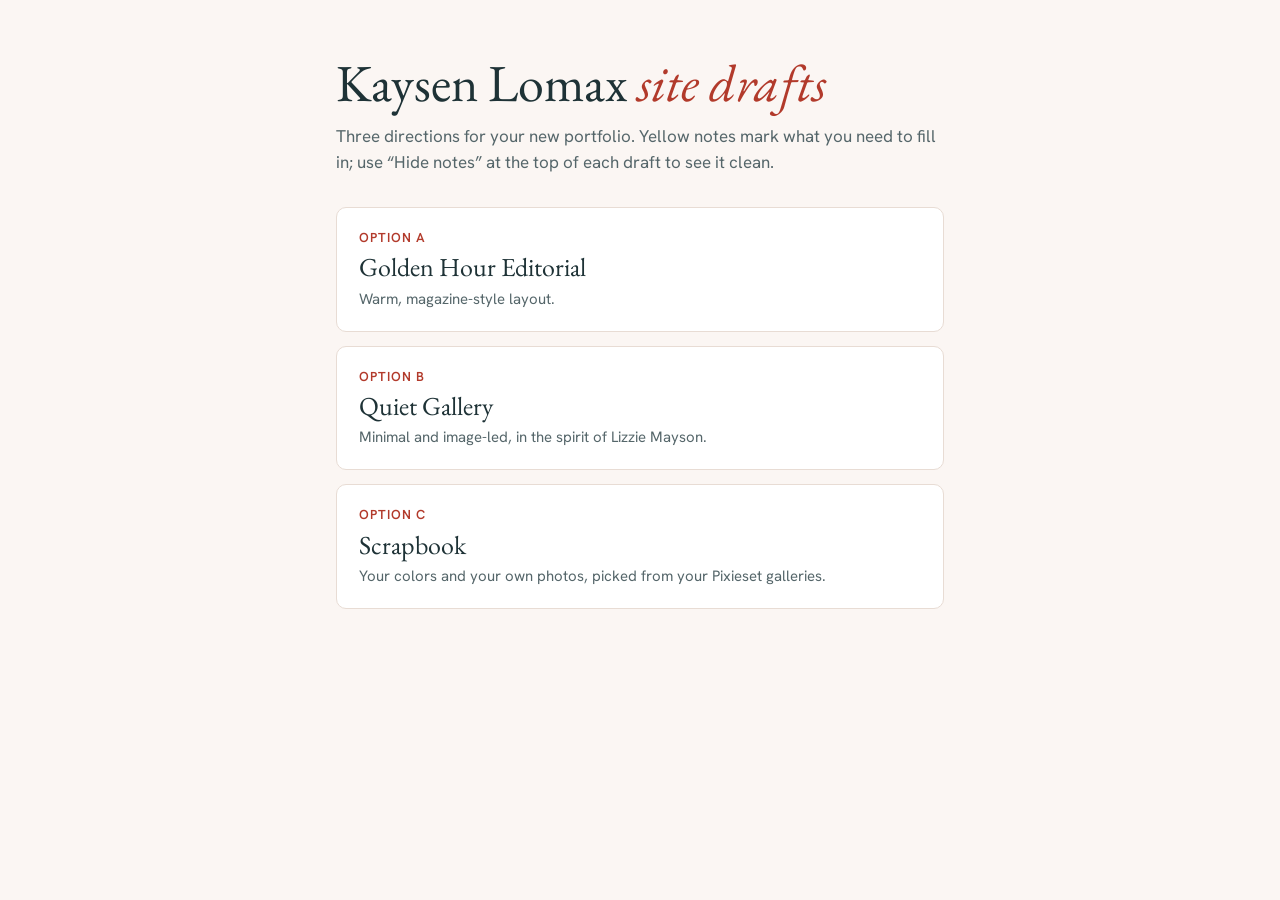
<file: index.html>
<!doctype html><html lang="en"><head><meta charset="utf-8"><meta name="viewport" content="width=device-width,initial-scale=1">
<title>Kaysen Lomax · Site Drafts</title>
<link rel="stylesheet" href="https://fonts.googleapis.com/css2?family=EB+Garamond:ital@0;1&family=Hanken+Grotesk:wght@400;600&display=swap">
<style>
:root{--bg:#FBF6F3;--ink:#1E3236;--mute:#55666a;--card:#fff;--line:#e8dcd4;--acc:#B23A2B}
@media (prefers-color-scheme:dark){:root{--bg:#142326;--ink:#F2EAE4;--mute:#a9b6b8;--card:#1c3034;--line:#2c4549;--acc:#e58a7c}}
*{box-sizing:border-box}body{margin:0;background:var(--bg);color:var(--ink);font:17px/1.55 "Hanken Grotesk",system-ui,sans-serif}
main{max-width:640px;margin:0 auto;padding:56px 16px}
h1{font:400 clamp(36px,8vw,52px)/1.05 "EB Garamond",serif;margin:0 0 12px}h1 em{color:var(--acc)}
p{color:var(--mute);margin:0 0 32px}
a.opt{display:block;background:var(--card);border:1px solid var(--line);border-radius:10px;padding:20px 22px;margin-bottom:14px;color:inherit;text-decoration:none}
a.opt:hover,a.opt:focus-visible{border-color:var(--acc)}
.k{font-weight:600;letter-spacing:.08em;text-transform:uppercase;font-size:13px;color:var(--acc)}
.t{font:400 26px/1.2 "EB Garamond",serif;margin:4px 0}.d{color:var(--mute);font-size:15px}
</style></head><body><main>
<h1>Kaysen Lomax <em>site drafts</em></h1>
<p>Three directions for your new portfolio. Yellow notes mark what you need to fill in; use “Hide notes” at the top of each draft to see it clean.</p>
<a class="opt" href="a/"><div class="k">Option A</div><div class="t">Golden Hour Editorial</div><div class="d">Warm, magazine-style layout.</div></a>
<a class="opt" href="b/"><div class="k">Option B</div><div class="t">Quiet Gallery</div><div class="d">Minimal and image-led, in the spirit of Lizzie Mayson.</div></a>
<a class="opt" href="c/"><div class="k">Option C</div><div class="t">Scrapbook</div><div class="d">Your colors and your own photos, picked from your Pixieset galleries.</div></a>
</main></body></html>
</file>
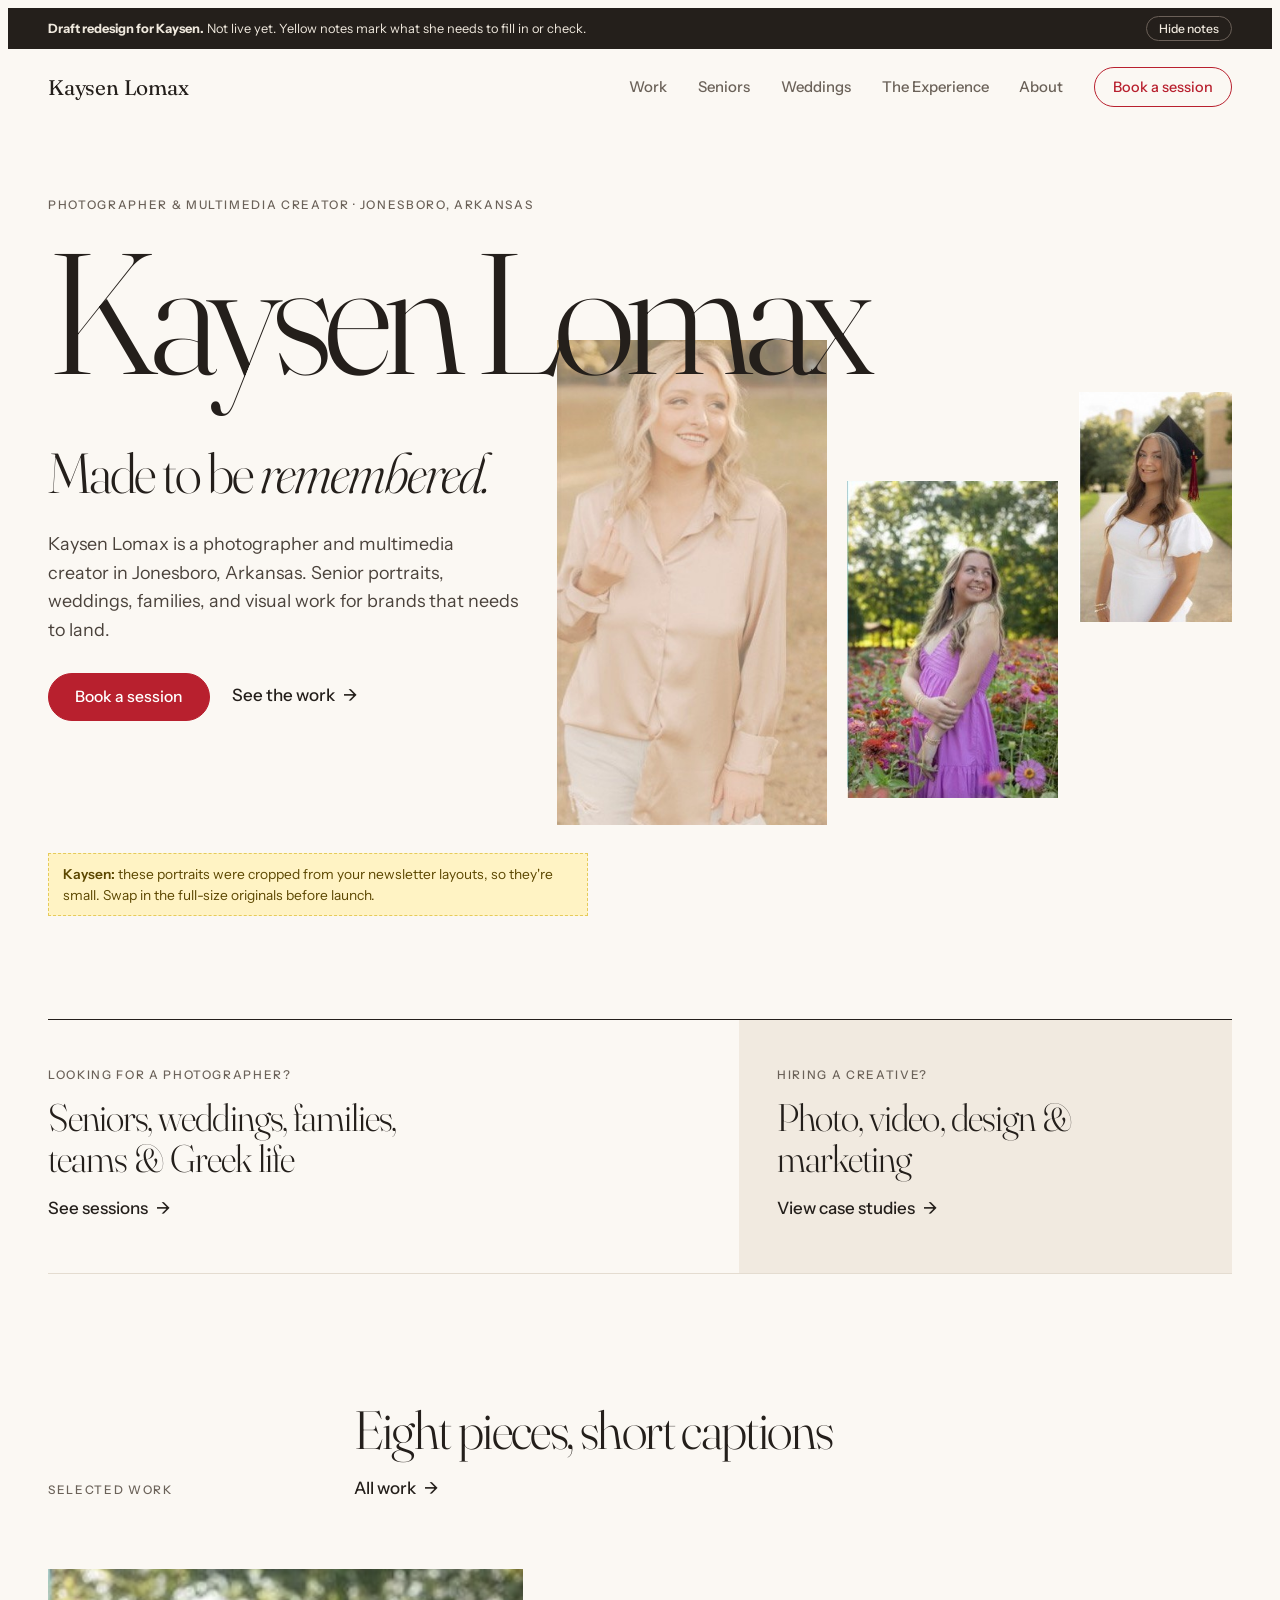
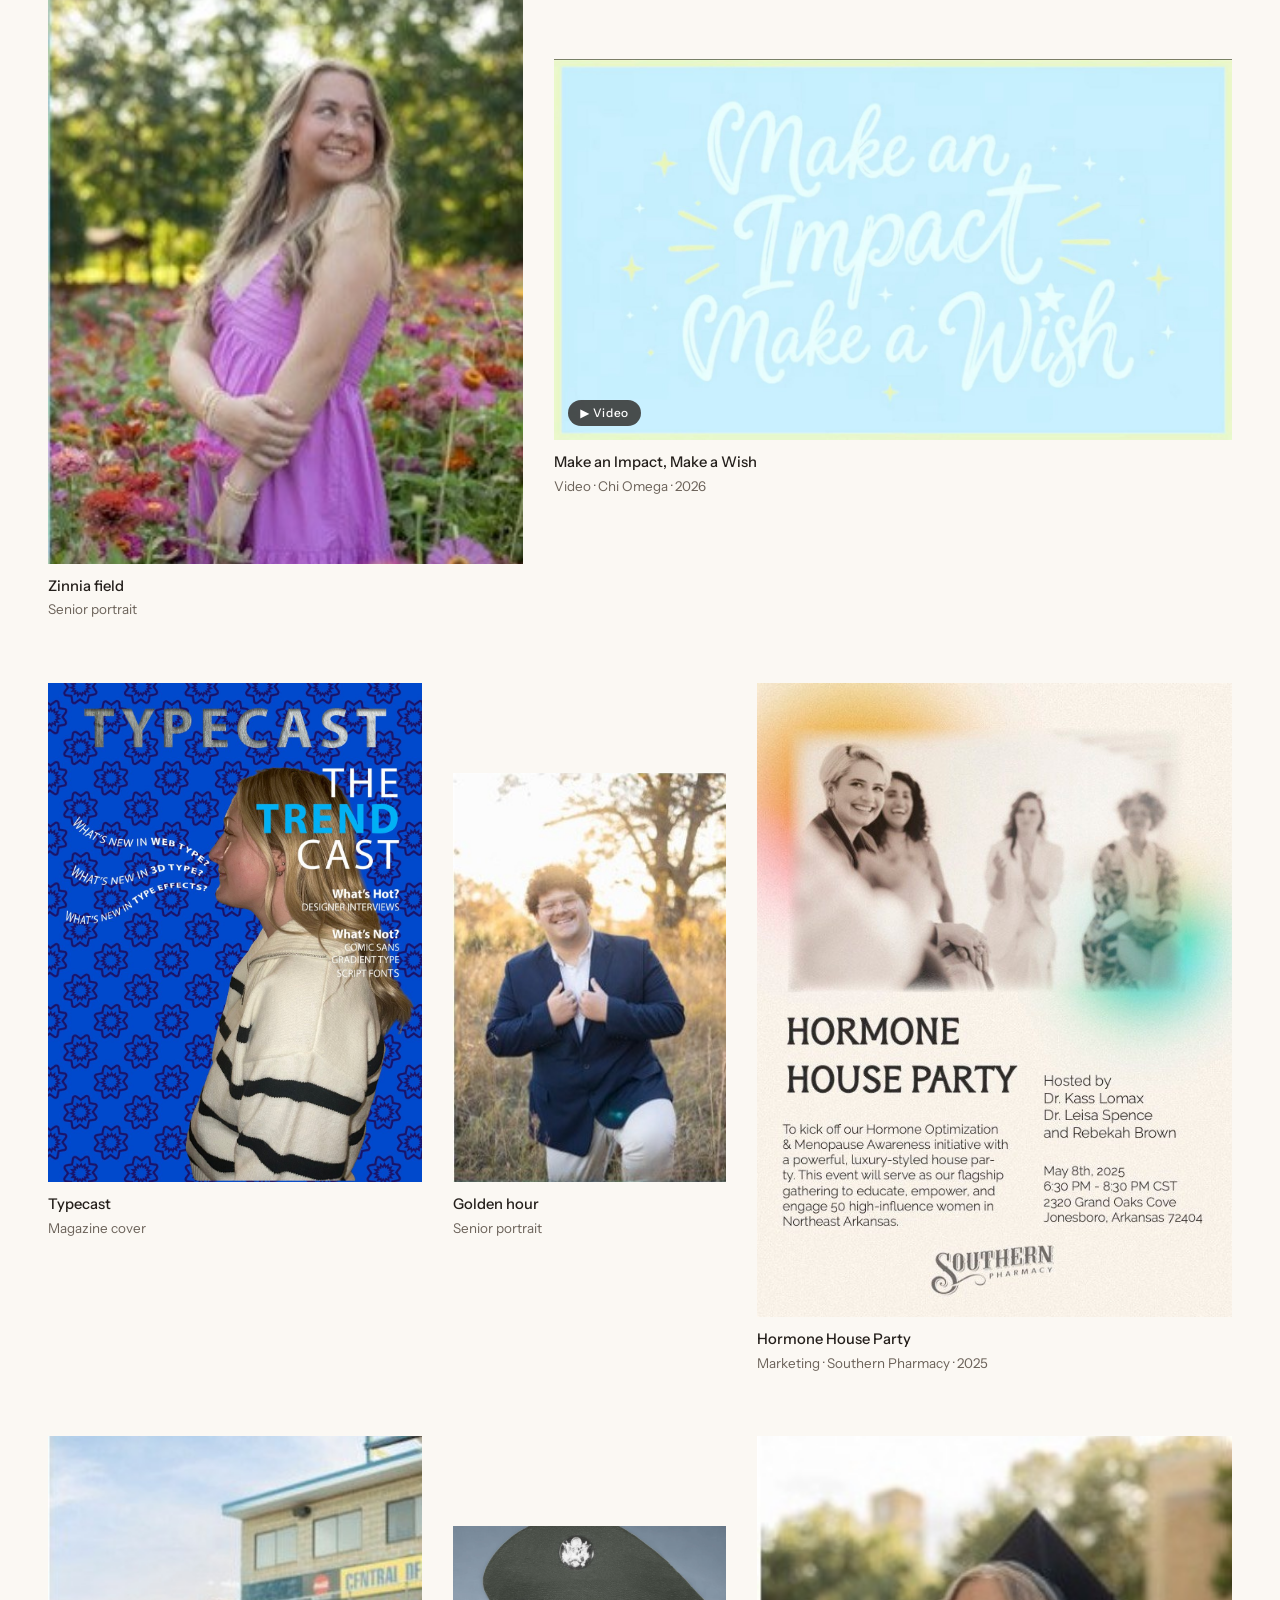
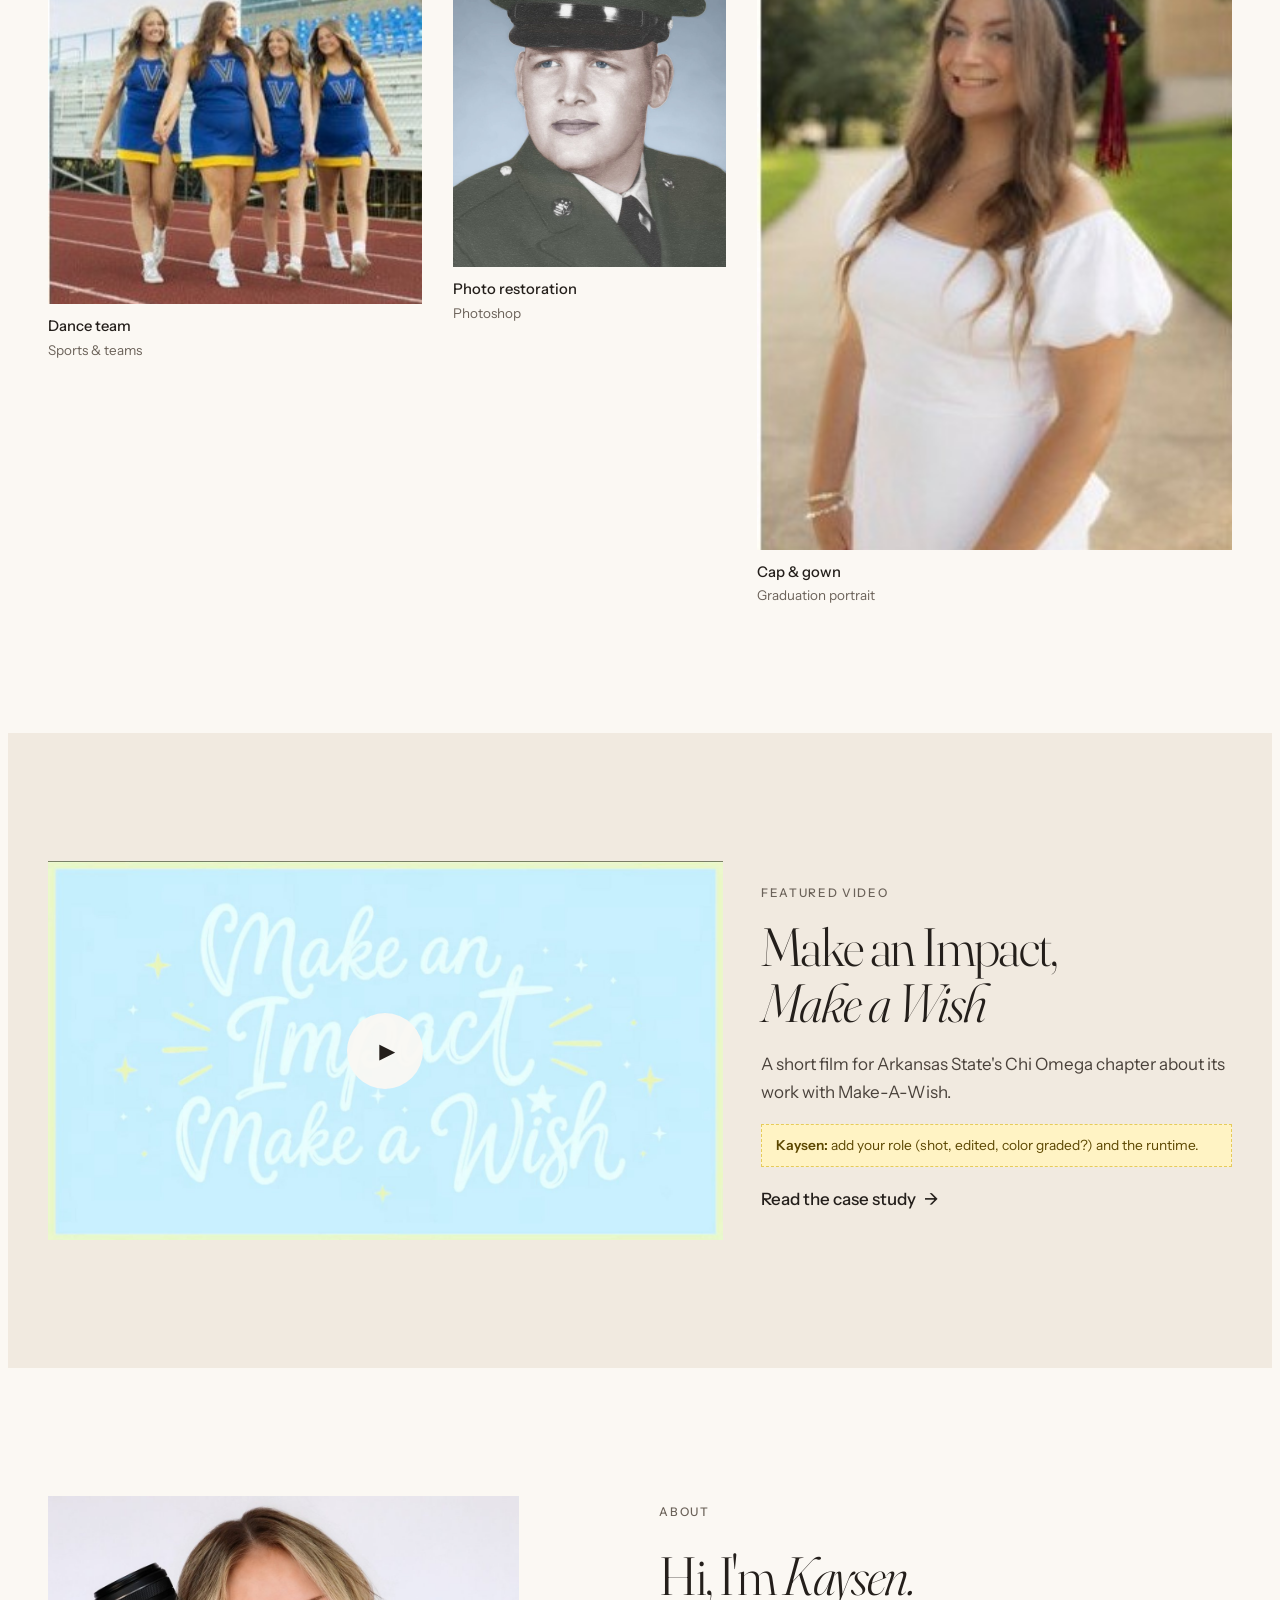
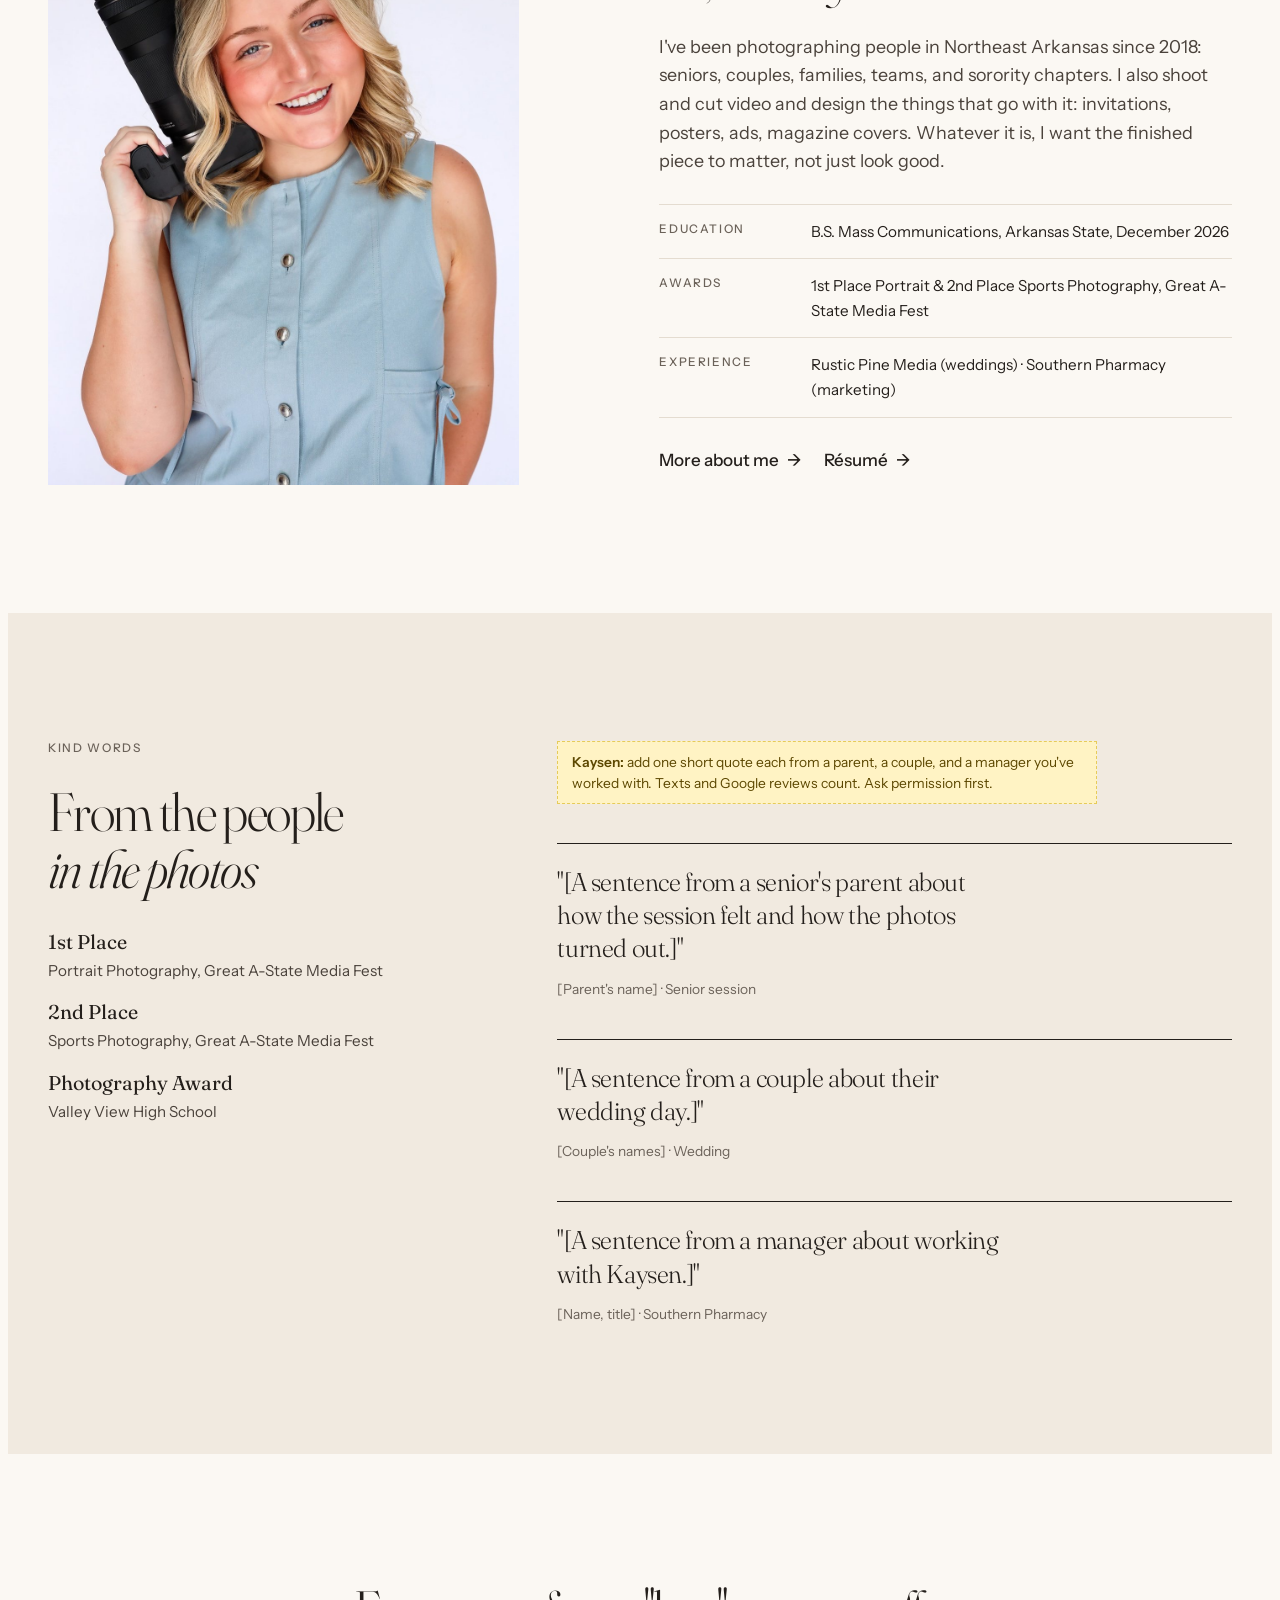
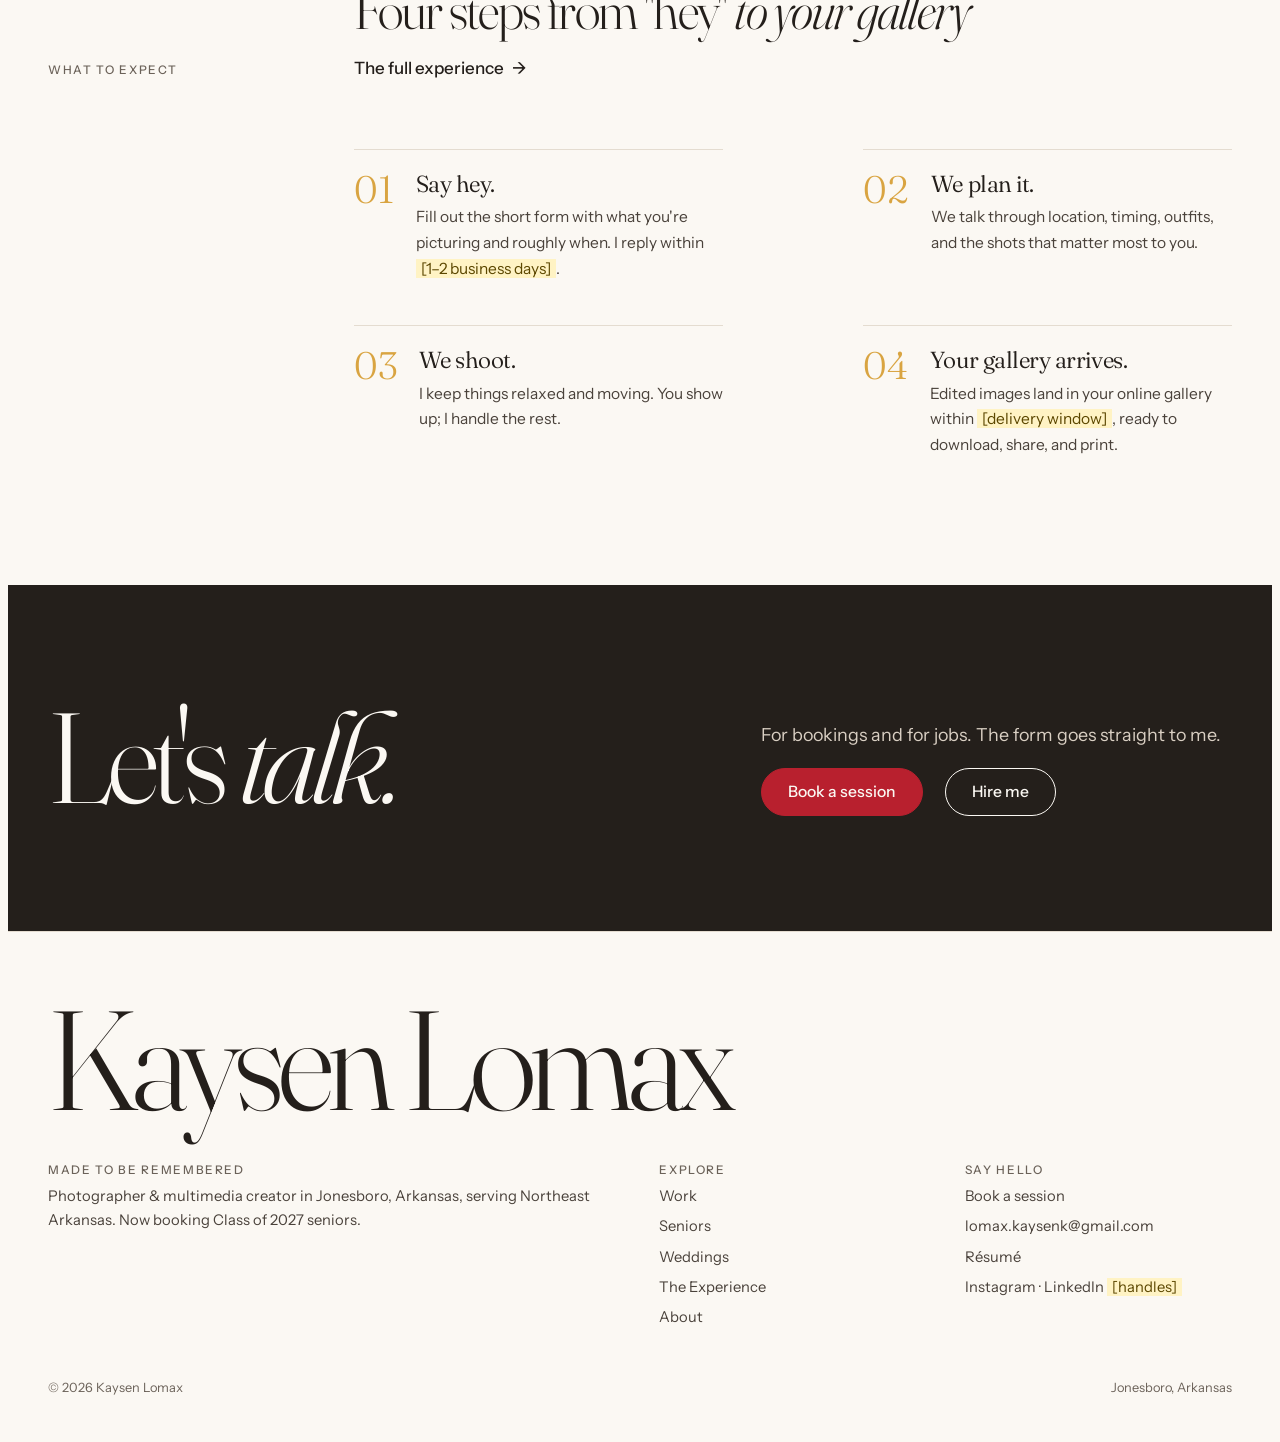
<file: a/index.html>
<!doctype html><html lang="en"><head><meta charset="utf-8"><meta name="viewport" content="width=device-width,initial-scale=1"><title>Kaysen Lomax</title>
<meta name="description" content="Kaysen Lomax is a photographer and multimedia creator in Jonesboro, Arkansas: senior portraits, weddings, families, and video and design for brands.">
<link rel="preconnect" href="https://fonts.googleapis.com">
<link rel="preconnect" href="https://fonts.gstatic.com" crossorigin>
<link rel="stylesheet" href="https://fonts.googleapis.com/css2?family=Fraunces:ital,opsz,wght@0,9..144,300..500;1,9..144,300..400&family=Instrument+Sans:wght@400;500;600&display=swap">
<link rel="stylesheet" href="css/site.css">

<div class="draftbar"><div class="wrap">
  <span><b>Draft redesign for Kaysen.</b> Not live yet. Yellow notes mark what she needs to fill in or check.</span>
  <button id="toggle-notes" type="button" aria-pressed="false">Hide notes</button>
</div></div>

<header class="site-head"><div class="wrap">
  <a class="brand" href="#home">Kaysen Lomax</a>
  <button class="menu-btn" id="menu-btn" type="button" aria-expanded="false" aria-controls="site-nav">Menu</button>
  <nav class="site-nav" id="site-nav" aria-label="Main">
    <a href="#work" data-nav="work">Work</a>
    <a href="#seniors" data-nav="seniors">Seniors</a>
    <a href="#weddings" data-nav="weddings">Weddings</a>
    <a href="#experience" data-nav="experience">The Experience</a>
    <a href="#about" data-nav="about">About</a>
    <a class="pill" href="#contact">Book a session</a>
    <p class="nav-extra">Jonesboro, Arkansas · serving Northeast Arkansas</p>
  </nav>
</div></header>

<main id="main">

<!-- ==================== HOME ==================== -->
<section class="page" data-page="home">
  <div class="wrap hero">
    <span class="label hero-kicker">Photographer &amp; multimedia creator · Jonesboro, Arkansas</span>
    <p class="hero-name" aria-hidden="true">Kaysen Lomax</p>
    <div class="split hero-row">
      <div class="s-5 stack-lg hero-copy">
        <h1>Made to be <em>remembered.</em></h1>
        <p class="lede">Kaysen Lomax is a photographer and multimedia creator in Jonesboro, Arkansas. Senior portraits, weddings, families, and visual work for brands that needs to land.</p>
        <div class="btns"><a class="btn primary" href="#contact">Book a session</a><a class="link" href="#work">See the work <span class="arr">→</span></a></div>
      </div>
      <div class="s-7 hero-photos">
        <figure class="hp hp-1 reveal"><img src="images/photo-klassic.jpg" alt="Portrait of a young woman in a champagne satin shirt in warm autumn light"></figure>
        <figure class="hp hp-2 reveal"><img src="images/photo-purple.jpg" alt="Senior portrait in a purple dress in a field of zinnias"></figure>
        <figure class="hp hp-3 reveal"><img src="images/photo-grad.jpg" alt="Graduation portrait in a white dress, cap in hand"></figure>
      </div>
    </div>
    <p class="note hero-note"><b>Kaysen:</b> these portraits were cropped from your newsletter layouts, so they're small. Swap in the full-size originals before launch.</p>
  </div>

  <div class="wrap">
    <div class="doors">
      <a class="door" href="#seniors">
        <span class="label">Looking for a photographer?</span>
        <span class="door-title">Seniors, weddings, families, teams &amp; Greek life</span>
        <span class="link">See sessions <span class="arr">→</span></span>
      </a>
      <a class="door door-alt" href="#work">
        <span class="label">Hiring a creative?</span>
        <span class="door-title">Photo, video, design &amp; marketing</span>
        <span class="link">View case studies <span class="arr">→</span></span>
      </a>
    </div>
  </div>

  <div class="band">
    <div class="wrap">
      <div class="sh"><span class="label">Selected work</span><div class="sh-row"><h2>Eight pieces, short captions</h2><a class="link" href="#work">All work <span class="arr">→</span></a></div></div>
      <div class="selected">
        <figure class="w5 r45 reveal"><a href="#work-photography"><span class="frame"><img src="images/photo-purple.jpg" alt="Senior portrait in a field of zinnias"></span><figcaption><b>Zinnia field</b><span>Senior portrait</span></figcaption></a></figure>
        <figure class="w7 r169 down reveal"><a href="#case-impact"><span class="frame"><img src="images/video-make-an-impact.jpg" alt="Make an Impact, Make a Wish title card"><span class="badge">▶ Video</span></span><figcaption><b>Make an Impact, Make a Wish</b><span>Video · Chi Omega · 2026</span></figcaption></a></figure>
        <figure class="w4 r34 reveal"><a href="#work-design"><span class="frame"><img src="images/design-typecast.jpg" alt="Typecast magazine cover"></span><figcaption><b>Typecast</b><span>Magazine cover</span></figcaption></a></figure>
        <figure class="w3 r23 down reveal"><a href="#work-photography"><span class="frame"><img src="images/photo-suit.jpg" alt="Senior portrait of a young man in a navy blazer at sunset"></span><figcaption><b>Golden hour</b><span>Senior portrait</span></figcaption></a></figure>
        <figure class="w5 r34 reveal"><a href="#case-pharmacy"><span class="frame"><img src="images/design-hormone-house-party.jpg" alt="Hormone House Party invitation"></span><figcaption><b>Hormone House Party</b><span>Marketing · Southern Pharmacy · 2025</span></figcaption></a></figure>
        <figure class="w4 r45 reveal"><a href="#work-photography"><span class="frame"><img src="images/photo-dance.jpg" alt="Dance team walking on a track"></span><figcaption><b>Dance team</b><span>Sports &amp; teams</span></figcaption></a></figure>
        <figure class="w3 r45 down reveal"><a href="#work-design"><span class="frame"><img src="images/restore-after.jpg" alt="Restored and colorized army portrait"></span><figcaption><b>Photo restoration</b><span>Photoshop</span></figcaption></a></figure>
        <figure class="w5 r23 reveal"><a href="#work-photography"><span class="frame"><img src="images/photo-grad.jpg" alt="Graduation portrait in a white dress"></span><figcaption><b>Cap &amp; gown</b><span>Graduation portrait</span></figcaption></a></figure>
      </div>
    </div>
  </div>

  <div class="band linen">
    <div class="wrap split">
      <a class="s-7 feature reveal" href="#case-impact"><span class="frame r169"><img src="images/video-make-an-impact.jpg" alt="Make an Impact, Make a Wish title card"><span class="play" aria-hidden="true">▶</span></span></a>
      <div class="s-5 stack center">
        <span class="label">Featured video</span>
        <h2>Make an Impact, <em>Make a Wish</em></h2>
        <p class="body">A short film for Arkansas State's Chi Omega chapter about its work with Make-A-Wish.</p>
        <p class="note"><b>Kaysen:</b> add your role (shot, edited, color graded?) and the runtime.</p>
        <a class="link" href="#case-impact">Read the case study <span class="arr">→</span></a>
      </div>
    </div>
  </div>

  <div class="band">
    <div class="wrap split">
      <figure class="s-5 hi-photo reveal"><img src="images/headshot-camera.jpg" alt="Kaysen Lomax smiling, holding a camera with a long lens"></figure>
      <div class="s-6 o-7 stack-lg center">
        <span class="label">About</span>
        <h2>Hi, I'm <em>Kaysen.</em></h2>
        <p class="lede">I've been photographing people in Northeast Arkansas since 2018: seniors, couples, families, teams, and sorority chapters. I also shoot and cut video and design the things that go with it: invitations, posters, ads, magazine covers. Whatever it is, I want the finished piece to matter, not just look good.</p>
        <ul class="creds">
          <li><span class="label">Education</span>B.S. Mass Communications, Arkansas State, December 2026</li>
          <li><span class="label">Awards</span>1st Place Portrait &amp; 2nd Place Sports Photography, Great A-State Media Fest</li>
          <li><span class="label">Experience</span>Rustic Pine Media (weddings) · Southern Pharmacy (marketing)</li>
        </ul>
        <div class="btns"><a class="link" href="#about">More about me <span class="arr">→</span></a><a class="link" href="#about">Résumé <span class="arr">→</span></a></div>
      </div>
    </div>
  </div>

  <div class="band linen">
    <div class="wrap split">
      <div class="s-4 stack-lg">
        <span class="label">Kind words</span>
        <h2>From the people <em>in the photos</em></h2>
        <ul class="awards">
          <li><b>1st Place</b> Portrait Photography, Great A-State Media Fest</li>
          <li><b>2nd Place</b> Sports Photography, Great A-State Media Fest</li>
          <li><b>Photography Award</b> Valley View High School</li>
        </ul>
      </div>
      <div class="s-7 o-6 quotes">
        <p class="note"><b>Kaysen:</b> add one short quote each from a parent, a couple, and a manager you've worked with. Texts and Google reviews count. Ask permission first.</p>
        <blockquote class="quote ph-only"><p>"[A sentence from a senior's parent about how the session felt and how the photos turned out.]"</p><cite>[Parent's name] · Senior session</cite></blockquote>
        <blockquote class="quote ph-only"><p>"[A sentence from a couple about their wedding day.]"</p><cite>[Couple's names] · Wedding</cite></blockquote>
        <blockquote class="quote ph-only"><p>"[A sentence from a manager about working with Kaysen.]"</p><cite>[Name, title] · Southern Pharmacy</cite></blockquote>
      </div>
    </div>
  </div>

  <div class="band">
    <div class="wrap">
      <div class="sh"><span class="label">What to expect</span><div class="sh-row"><h2>Four steps from "hey" <em>to your gallery</em></h2><a class="link" href="#experience">The full experience <span class="arr">→</span></a></div></div>
      <ol class="steps">
        <li class="reveal"><h3>Say hey.</h3><p>Fill out the short form with what you're picturing and roughly when. I reply within <span class="fill">[1–2 business days]</span>.</p></li>
        <li class="reveal"><h3>We plan it.</h3><p>We talk through location, timing, outfits, and the shots that matter most to you.</p></li>
        <li class="reveal"><h3>We shoot.</h3><p>I keep things relaxed and moving. You show up; I handle the rest.</p></li>
        <li class="reveal"><h3>Your gallery arrives.</h3><p>Edited images land in your online gallery within <span class="fill">[delivery window]</span>, ready to download, share, and print.</p></li>
      </ol>
    </div>
  </div>

  <div class="cta-band">
    <div class="wrap split">
      <div class="s-7"><h2 class="cta-title">Let's <em>talk.</em></h2></div>
      <div class="s-5 stack end">
        <p class="lede">For bookings and for jobs. The form goes straight to me.</p>
        <div class="btns"><a class="btn primary" href="#contact">Book a session</a><a class="btn" href="#contact">Hire me</a></div>
      </div>
    </div>
  </div>
</section>

<!-- ==================== SENIORS ==================== -->
<section class="page" data-page="seniors">
  <div class="wrap split session-hero">
    <div class="s-6 stack-lg">
      <span class="label">Seniors · Jonesboro &amp; Northeast Arkansas</span>
      <h1>Senior photos that look like <em>you.</em></h1>
      <p class="lede">Your senior year gets one set of photos, and they should look like you, not a pose you were handed. We'll pick spots around Jonesboro or wherever feels like yours, bring the outfits (and the letter jacket, or the truck, or the dog), and make pictures you'll be glad you have long after the cap and gown.</p>
      <div class="btns"><a class="btn primary" href="#contact">Inquire about senior photos</a><span class="tag">Now booking Class of 2027</span></div>
    </div>
    <div class="s-6 duo">
      <figure class="duo-a reveal"><span class="frame r23"><img src="images/photo-whitedress.jpg" alt="Spring senior portrait in a white dress beside pink flowers"></span></figure>
      <figure class="duo-b reveal"><span class="frame r23"><img src="images/photo-suit.jpg" alt="Senior portrait of a young man in a navy blazer at sunset"></span></figure>
    </div>
  </div>

  <div class="band tight rule-top">
    <div class="wrap">
      <div class="sh"><span class="label">Recent seniors</span><div><h2>A few favorites</h2></div></div>
      <div class="gallery">
        <figure class="g4 reveal"><span class="frame r45"><img src="images/photo-purple.jpg" alt="Senior portrait in a field of zinnias"></span><figcaption><b>Zinnia field</b><span>Senior portrait</span></figcaption></figure>
        <figure class="g3 gdown reveal"><span class="frame r23"><img src="images/photo-grad.jpg" alt="Graduation portrait in a white dress"></span><figcaption><b>Cap &amp; gown</b><span>Graduation portrait</span></figcaption></figure>
        <div class="g5 ph ph-only"><b>Your 1st-place portrait</b>The Great A-State Media Fest winner goes here, with the award in the caption.</div>
        <figure class="g3 reveal"><span class="frame r23"><img src="images/photo-klassic.jpg" alt="Portrait in warm autumn light"></span><figcaption><b>Autumn light</b><span>Portrait</span></figcaption></figure>
        <figure class="g4 gdown reveal"><span class="frame r45"><img src="images/photo-whitedress.jpg" alt="Spring portrait in a white dress"></span><figcaption><b>Spring bloom</b><span>Senior portrait</span></figcaption></figure>
        <div class="g5 ph ph-only"><b>4 to 6 more seniors</b>Mix girls and guys, fields and town, and one or two with a pet or a truck.</div>
      </div>
    </div>
  </div>

  <div class="band linen">
    <div class="wrap split">
      <div class="s-4 stack"><span class="label">What's included</span><h2>Every senior <em>session</em></h2></div>
      <div class="s-7 o-6 stack-lg">
        <dl class="incl">
          <div><dt>Session length</dt><dd><span class="fill">[placeholder]</span></dd></div>
          <div><dt>Outfits</dt><dd><span class="fill">[number]</span> outfit changes</dd></div>
          <div><dt>Locations</dt><dd><span class="fill">[number]</span> spots around Jonesboro, or yours</dd></div>
          <div><dt>Gallery</dt><dd>Online gallery of <span class="fill">[number]</span> edited images</dd></div>
          <div><dt>Planning</dt><dd>Help choosing locations, timing and outfits before the day</dd></div>
        </dl>
        <p class="note"><b>Kaysen:</b> fill in the blanks. Pricing stays off the site; people inquire for it.</p>
      </div>
    </div>
  </div>

  <div class="band">
    <div class="wrap split">
      <div class="s-5 stack-lg">
        <span class="label">For parents</span>
        <h2>Nobody guesses <em>the morning of.</em></h2>
        <p class="lede">After you book, I send a prep guide: what to wear, what to bring, where we're going and when to show up for the best light.</p>
        <p class="note"><b>Kaysen:</b> confirm you'll send a prep guide, and say whether parents can come along.</p>
        <a class="link" href="#experience">What a session is like <span class="arr">→</span></a>
      </div>
      <div class="s-6 o-7 stack-lg center">
        <div class="aside-card">
          <span class="label">Teams &amp; Greek life</span>
          <h3>Dance teams, chapters, formals and recruitment</h3>
          <p class="body">Group photos and event coverage for teams and sororities.</p>
          <a class="link" href="#work-photography">See team work <span class="arr">→</span></a>
        </div>
      </div>
    </div>
  </div>

  <div class="cta-band">
    <div class="wrap split">
      <div class="s-7"><h2 class="cta-title">Class of <em>2027?</em></h2></div>
      <div class="s-5 stack end"><p class="lede">Tell me what you're picturing and roughly when.</p><div class="btns"><a class="btn primary" href="#contact">Inquire about senior photos</a></div></div>
    </div>
  </div>
</section>

<section class="page" data-page="weddings">
  <div class="wrap split session-hero">
    <div class="s-6 stack-lg">
      <span class="label">Weddings &amp; couples · Northeast Arkansas</span>
      <h1>Your day, <em>calmly.</em></h1>
      <p class="lede">Your wedding day moves fast. My job is to be where the moment is, keep you from stressing about photos, and hand back a gallery that feels like the day did.</p>
      <div class="btns"><a class="btn primary" href="#contact">Check my availability</a></div>
      <p class="note"><b>Kaysen:</b> do couples book you directly, through Rustic Pine Media, or both? That changes this button and the copy.</p>
    </div>
    <div class="s-6 duo">
      <div class="duo-a ph ph-only" style="aspect-ratio:2/3"><b>Wedding hero photo</b>Your favorite wedding image, if Rustic Pine Media allows it.</div>
      <figure class="duo-b reveal"><span class="frame r23"><img src="images/photo-klassic.jpg" alt="Portrait in warm autumn light"></span></figure>
    </div>
  </div>

  <div class="band tight rule-top">
    <div class="wrap">
      <div class="sh"><span class="label">Weddings</span><div><h2>Real days, <em>real people</em></h2></div></div>
      <div class="gallery">
        <div class="g5 ph ph-only"><b>Getting ready</b>A quiet, candid moment before the ceremony.</div>
        <div class="g4 gdown ph ph-only"><b>The ceremony</b>One wide shot, one close.</div>
        <div class="g3 ph ph-only"><b>Portraits</b>The couple at golden hour.</div>
        <div class="g3 ph ph-only"><b>Details</b>Rings, flowers, the dress.</div>
        <div class="g4 gdown ph ph-only"><b>The party</b>Dancing, toasts, the send-off.</div>
      </div>
      <p class="note" style="margin-top:28px"><b>Kaysen:</b> add 8 to 12 images from one or two weddings so couples can see a whole day.</p>
    </div>
  </div>

  <div class="band linen">
    <div class="wrap split">
      <div class="s-4 stack"><span class="label">What's included</span><h2>Wedding <em>coverage</em></h2></div>
      <div class="s-7 o-6">
        <dl class="incl">
          <div><dt>Coverage</dt><dd><span class="fill">[hours]</span>, from getting ready to the send-off</dd></div>
          <div><dt>Second shooter</dt><dd><span class="fill">[yes / no / optional]</span></dd></div>
          <div><dt>Engagement session</dt><dd><span class="fill">[included / add-on]</span></dd></div>
          <div><dt>Gallery</dt><dd>Online gallery delivered within <span class="fill">[delivery window]</span></dd></div>
          <div><dt>Travel</dt><dd>Northeast Arkansas and <span class="fill">[travel radius]</span></dd></div>
        </dl>
      </div>
    </div>
  </div>

  <div class="band">
    <div class="wrap split">
      <figure class="s-5 reveal"><span class="frame r45"><img src="images/photo-family.jpg" alt="Three siblings holding hands in tall grass"></span><figcaption><b>Siblings</b><span>Family session</span></figcaption></figure>
      <div class="s-6 o-7 stack-lg center">
        <span class="label">Families &amp; couples</span>
        <h2>More than a <em>phone picture.</em></h2>
        <p class="lede">For the family that hasn't had a decent photo since the last one on the fridge, and the couple who wants more than a selfie. Relaxed, outdoors or at home, kids and dogs welcome. I keep it moving so no one has to hold a smile for long.</p>
        <dl class="incl small">
          <div><dt>Session</dt><dd><span class="fill">[length]</span> · <span class="fill">[number]</span> locations</dd></div>
          <div><dt>Gallery</dt><dd><span class="fill">[number]</span> edited images</dd></div>
        </dl>
        <div class="btns"><a class="btn" href="#contact">Book a family session</a></div>
      </div>
    </div>
  </div>

  <div class="cta-band">
    <div class="wrap split">
      <div class="s-7"><h2 class="cta-title">Got a <em>date?</em></h2></div>
      <div class="s-5 stack end"><p class="lede">Tell me when and where, and I'll tell you if I'm free.</p><div class="btns"><a class="btn primary" href="#contact">Check my availability</a></div></div>
    </div>
  </div>
</section>

<!-- ==================== WORK ==================== -->
<section class="page" data-page="work">
  <div class="wrap work-head">
    <div class="split">
      <div class="s-7 stack-lg">
        <span class="label">Work</span>
        <h1>The <em>work</em></h1>
        <p class="lede">Photography, video, and design, mostly made in Northeast Arkansas. A mix of client work, campus work, and projects I made because I wanted to see if I could.</p>
      </div>
    </div>
  </div>

  <div class="wrap">
    <div class="cases">
      <a class="case case-lg reveal" href="#case-pharmacy"><span class="frame r32"><img src="images/design-hormone-house-party.jpg" alt="" style="object-position:center 18%"></span><span class="label">Case study · Marketing</span><span class="case-title">Southern Pharmacy: a year of marketing, and one invitation that had to land</span></a>
      <a class="case reveal" href="#case-impact"><span class="frame r169"><img src="images/video-make-an-impact.jpg" alt=""></span><span class="label">Case study · Video</span><span class="case-title">Chi Omega: Make an Impact, Make a Wish</span></a>
      <a class="case reveal" href="#case-stanley"><span class="frame r169"><img src="images/yt-qPALedo8Fls.jpg" alt=""></span><span class="label">Case study · Commercial</span><span class="case-title">Stanley Quencher: one idea, three lengths</span></a>
    </div>
  </div>

  <div class="wrap toolbar-wrap">
    <div class="toolbar" role="toolbar" aria-label="Filter and view">
      <div class="chips" aria-label="Filter by type">
        <button type="button" data-filter="all" aria-pressed="true">All</button>
        <button type="button" data-filter="photography" aria-pressed="false">Photography</button>
        <button type="button" data-filter="video" aria-pressed="false">Video</button>
        <button type="button" data-filter="design" aria-pressed="false">Design</button>
        <button type="button" data-filter="marketing" aria-pressed="false">Marketing</button>
      </div>
      <div class="views" aria-label="View">
        <button type="button" id="view-grid" aria-pressed="true">Grid</button>
        <button type="button" id="view-index" aria-pressed="false">Index</button>
      </div>
    </div>
  </div>

  <div class="wrap work-body">
    <div class="work-grid">
      <figure class="item" data-type="photography" data-title="Zinnia field" data-meta="Senior portrait"><span class="frame"><img src="images/photo-purple.jpg" alt="Senior portrait in a field of zinnias"></span><figcaption><b>Zinnia field</b><span>Senior portrait</span></figcaption></figure>
      <figure class="item" data-type="video" data-title="Make an Impact, Make a Wish" data-meta="Chi Omega · 2026"><a href="#case-impact"><span class="frame"><img src="images/video-make-an-impact.jpg" alt="Make an Impact title card"><span class="badge">▶ Case study</span></span><figcaption><b>Make an Impact, Make a Wish</b><span>Chi Omega · 2026</span></figcaption></a></figure>
      <figure class="item" data-type="design" data-title="Typecast" data-meta="Magazine cover"><span class="frame"><img src="images/design-typecast.jpg" alt="Typecast magazine cover"></span><figcaption><b>Typecast</b><span>Magazine cover · InDesign</span></figcaption></figure>
      <figure class="item" data-type="design marketing" data-title="Hormone House Party" data-meta="Southern Pharmacy · 2025"><a href="#case-pharmacy"><span class="frame"><img src="images/design-hormone-house-party.jpg" alt="Hormone House Party invitation"><span class="badge">Case study</span></span><figcaption><b>Hormone House Party</b><span>Southern Pharmacy · May 2025</span></figcaption></a></figure>
      <figure class="item" data-type="photography" data-title="Golden hour" data-meta="Senior portrait"><span class="frame"><img src="images/photo-suit.jpg" alt="Senior portrait of a young man in a navy blazer"></span><figcaption><b>Golden hour</b><span>Senior portrait</span></figcaption></figure>
      <div class="ph ph-only work-ph"><b>1st Place, Portrait Photography</b>Great A-State Media Fest. Add the winning image.</div>
      <figure class="item" data-type="video" data-title="Stanley Quencher spec commercial" data-meta=":30 / :15 / :06"><a href="#case-stanley"><span class="frame"><img src="images/yt-qPALedo8Fls.jpg" alt="Still from the Stanley Quencher commercial"><span class="badge">▶ Case study</span></span><figcaption><b>Stanley Quencher spec commercial</b><span>One spot, cut three ways · Premiere Pro</span></figcaption></a></figure>
      <figure class="item" data-type="design photography" data-title="Photo restoration" data-meta="Photoshop">
        <div class="ba" style="--pos:50%">
          <img src="images/restore-after.jpg" alt="Army portrait restored and colorized">
          <img class="ba-before" src="images/restore-before.jpg" alt="Damaged original army portrait">
          <span class="ba-t ba-l">Before</span><span class="ba-t ba-r">After</span>
          <span class="ba-handle" aria-hidden="true"></span>
          <input class="ba-range" type="range" min="0" max="100" value="50" aria-label="Compare before and after restoration">
        </div>
        <figcaption><b>Photo restoration</b><span>A damaged army portrait, repaired and colorized · drag to compare</span></figcaption>
      </figure>
      <figure class="item" data-type="photography" data-title="Dance team" data-meta="Sports &amp; teams"><span class="frame"><img src="images/photo-dance.jpg" alt="Dance team walking on a track"></span><figcaption><b>Dance team</b><span>Sports &amp; teams</span></figcaption></figure>
      <figure class="item" data-type="design" data-title="Perfect Stranger" data-meta="Movie poster"><span class="frame"><img src="images/design-perfect-stranger.jpg" alt="Perfect Stranger movie poster"></span><figcaption><b>Perfect Stranger</b><span>Movie poster · Photoshop</span></figcaption></figure>
      <figure class="item" data-type="video" data-title="The Heist" data-meta="Short film"><a href="https://www.youtube.com/watch?v=jeoq3w4RFJY" target="_blank" rel="noopener"><span class="frame"><img src="images/yt-jeoq3w4RFJY.jpg" alt="Still from the short film The Heist"><span class="badge">▶ YouTube</span></span><figcaption><b>The Heist</b><span>Short film</span></figcaption></a></figure>
      <figure class="item" data-type="photography" data-title="Cap &amp; gown" data-meta="Graduation portrait"><span class="frame"><img src="images/photo-grad.jpg" alt="Graduation portrait in a white dress"></span><figcaption><b>Cap &amp; gown</b><span>Graduation portrait</span></figcaption></figure>
      <figure class="item" data-type="design" data-title="Inner City" data-meta="Double exposure"><span class="frame"><img src="images/design-inner-city.jpg" alt="Double exposure of a woman's profile and a city skyline"></span><figcaption><b>Inner City</b><span>Double exposure</span></figcaption></figure>
      <figure class="item" data-type="video" data-title="Welcome to Chi Omega" data-meta="Chapter video · 2026"><span class="frame"><img src="images/video-welcome-chi-omega.jpg" alt="Welcome to Chi Omega title card"><span class="badge">▶ Video</span></span><figcaption><b>Welcome to Chi Omega</b><span>Chapter video · 2026</span></figcaption></figure>
      <figure class="item" data-type="photography" data-title="Siblings" data-meta="Family session"><span class="frame"><img src="images/photo-family.jpg" alt="Three siblings holding hands in tall grass"></span><figcaption><b>Siblings</b><span>Family session</span></figcaption></figure>
      <figure class="item" data-type="design" data-title="Kaysen Klassic" data-meta="Photography ad"><span class="frame"><img src="images/design-kaysen-klassic.jpg" alt="Photography ad reading Where Every Shot is a Kaysen Klassic"></span><figcaption><b>"Where Every Shot is a Kaysen Klassic"</b><span>Self-promotional photography ad</span></figcaption></figure>
      <figure class="item" data-type="video" data-title="Color correction reel" data-meta="Before &amp; after grades"><a href="https://youtu.be/SLY8nv7CcPA" target="_blank" rel="noopener"><span class="frame"><img src="images/yt-SLY8nv7CcPA.jpg" alt="Still from the color correction reel"><span class="badge">▶ YouTube</span></span><figcaption><b>Color correction reel</b><span>Before &amp; after grades · Premiere Pro</span></figcaption></a></figure>
      <figure class="item" data-type="photography" data-title="Autumn light" data-meta="Portrait"><span class="frame"><img src="images/photo-klassic.jpg" alt="Portrait in warm autumn light"></span><figcaption><b>Autumn light</b><span>Portrait</span></figcaption></figure>
      <figure class="item" data-type="design" data-title="Aqua Excursions" data-meta="Print ad"><span class="frame"><img src="images/design-aqua-excursions.jpg" alt="Aqua Excursions kayak sale ad"></span><figcaption><b>Aqua Excursions</b><span>Print ad</span></figcaption></figure>
      <figure class="item" data-type="video" data-title="Sisterhood" data-meta="Chapter video · 2024"><span class="frame"><img src="images/video-sisterhood.jpg" alt="Sisterhood title card"><span class="badge">▶ Video</span></span><figcaption><b>Sisterhood</b><span>Chi Omega · 2024</span></figcaption></figure>
      <figure class="item" data-type="photography" data-title="Spring bloom" data-meta="Senior portrait"><span class="frame"><img src="images/photo-whitedress.jpg" alt="Spring senior portrait in a white dress"></span><figcaption><b>Spring bloom</b><span>Senior portrait</span></figcaption></figure>
      <figure class="item" data-type="design" data-title="The Curse of Frank &amp; Stein" data-meta="Composite poster"><span class="frame"><img src="images/design-frank-stein.jpg" alt="The Curse of Frank and Stein poster"></span><figcaption><b>The Curse of Frank &amp; Stein</b><span>Composite poster</span></figcaption></figure>
      <figure class="item" data-type="video" data-title="Sorority Life" data-meta="A-State"><span class="frame"><img src="images/video-sorority-life.jpg" alt="A-State Sorority Life title card"><span class="badge">▶ Video</span></span><figcaption><b>Sorority Life</b><span>A-State</span></figcaption></figure>
      <div class="ph ph-only work-ph"><b>2nd Place, Sports Photography</b>Great A-State Media Fest. Add the winning image.</div>
    </div>
    <ol class="work-index" hidden></ol>
    <img class="index-preview" alt="" aria-hidden="true">
    <p class="note" style="margin-top:32px"><b>Kaysen:</b> chapter videos play right on the page once they're uploaded. Add a one-line role for each, like "Shot, edited and color graded."</p>
  </div>
</section>

<section class="page" data-page="case-pharmacy" data-parent="work">
  <div class="wrap case-top">
    <a class="back link" href="#work"><span class="arr">←</span> All work</a>
    <div class="split case-hero">
      <div class="s-7 stack-lg">
        <span class="label">Case study · Marketing Coordinator · Aug 2024 – May 2025 · Jonesboro</span>
        <h1>Southern Pharmacy: a year of marketing, and one invitation <em>that had to land</em></h1>
        <p class="lede">Southern Pharmacy needed a consistent look across social media, in-store promotions, and events. In spring 2025, it needed one invitation strong enough to bring 50 of Northeast Arkansas's most influential women to the launch of a new Hormone Optimization &amp; Menopause Awareness initiative. I was the pharmacy's Marketing Coordinator that year, and I designed it.</p>
        <p class="note"><b>Kaysen:</b> add one line on the result: attendance, RSVPs, or what the pharmacy said afterward.</p>
      </div>
      <figure class="s-4 o-9 reveal"><span class="frame r34"><img src="images/design-hormone-house-party.jpg" alt="Hormone House Party invitation with soft portraits of women and event details"></span></figure>
    </div>
    <dl class="facts">
      <div><dt>Client</dt><dd>Southern Pharmacy</dd></div>
      <div><dt>Role</dt><dd>Marketing Coordinator</dd></div>
      <div><dt>Event</dt><dd>Hormone House Party · May 8, 2025</dd></div>
      <div><dt>Tools</dt><dd>Photoshop · Lightroom · InDesign · Illustrator</dd></div>
    </dl>
  </div>
  <div class="band linen">
    <div class="wrap case-body">
      <section><span class="label">My role</span><div><h2>The in-house <em>creative</em></h2><p class="body">For ten months I managed the pharmacy's social media accounts, photographed products, events, and promotions, and designed the flyers and graphics that went out in-store and online.</p><p class="note"><b>Kaysen:</b> was anyone else on marketing? Who did you report to?</p></div></section>
      <section><span class="label">The brief</span><div><h2>Make a health topic feel like something <em>you'd want to show up for</em></h2><p class="body">The event launched a Hormone Optimization &amp; Menopause Awareness initiative aimed at 50 high-influence women in Northeast Arkansas. The invitation had to be warm, not clinical, and feel exclusive enough that the guest list meant something.</p><p class="note"><b>Kaysen:</b> print, digital, or both? Any brand rules you had to follow?</p></div></section>
      <section><span class="label">What I did</span><div><h2>Soft portraits, <em>a house-party glow</em></h2><p class="body">The invitation pairs soft-focus portraits of women with a cream-and-glow palette and a clean sans serif, so it reads like an invitation to a gathering rather than a medical notice.</p><p class="note"><b>Kaysen:</b> describe the concept in your words, which tools you built it in, whether you wrote the copy, and how you handled revisions and print.</p></div></section>
      <section><span class="label">Results</span><div><h2>What <em>happened</em></h2><ul class="results ph-only"><li><span class="fill">[Guests who attended / RSVP rate]</span></li><li><span class="fill">[Social reach or engagement for the launch]</span></li><li><span class="fill">[A quote from the pharmacy owner or manager]</span></li></ul></div></section>
      <section><span class="label">Next time</span><div><h2>What I'd do <em>differently</em></h2><p class="note"><b>Kaysen:</b> one honest sentence. Recruiters specifically look for this.</p></div></section>
    </div>
  </div>
  <div class="wrap case-next"><a class="link" href="#case-impact">Next: Chi Omega <span class="arr">→</span></a><a class="btn primary" href="#contact">Hire me</a></div>
</section>

<section class="page" data-page="case-impact" data-parent="work">
  <div class="wrap case-top">
    <a class="back link" href="#work"><span class="arr">←</span> All work</a>
    <div class="split case-hero">
      <div class="s-6 stack-lg">
        <span class="label">Case study · Video · Chi Omega, Arkansas State · 2026</span>
        <h1>Make an Impact, <em>Make a Wish</em></h1>
        <p class="lede">A short video for Arkansas State's Chi Omega chapter about its work with Make-A-Wish, Chi Omega's national philanthropy partner. It sits alongside Welcome to Chi Omega (2026) and Sisterhood (2024).</p>
      </div>
      <div class="s-6"><span class="frame r169 feature-frame"><img src="images/video-make-an-impact.jpg" alt="Make an Impact, Make a Wish title card"><span class="play" aria-hidden="true">▶</span></span></div>
    </div>
    <dl class="facts">
      <div><dt>Client</dt><dd>Chi Omega, Arkansas State</dd></div>
      <div><dt>Year</dt><dd>2026</dd></div>
      <div><dt>Role</dt><dd><span class="fill">[shot / edited / directed]</span></dd></div>
      <div><dt>Tools</dt><dd><span class="fill">[editing software]</span></dd></div>
    </dl>
  </div>
  <div class="band linen">
    <div class="wrap case-body">
      <section><span class="label">The goal</span><div><h2>Show the <em>philanthropy</em></h2><p class="note"><b>Kaysen:</b> who was it for (recruitment week, families, Instagram) and how long is it?</p></div></section>
      <section><span class="label">What I did</span><div><h2>From plan <em>to final cut</em></h2><p class="note"><b>Kaysen:</b> describe planning, shooting, editing, music and color, whichever were yours.</p></div></section>
      <section><span class="label">Results</span><div><h2>Where it <em>went</em></h2><p class="note"><b>Kaysen:</b> views, shares, or where it was shown.</p></div></section>
    </div>
  </div>
  <div class="wrap case-next"><a class="link" href="#case-stanley">Next: Stanley Quencher <span class="arr">→</span></a><a class="btn primary" href="#contact">Hire me</a></div>
</section>

<section class="page" data-page="case-stanley" data-parent="work">
  <div class="wrap case-top">
    <a class="back link" href="#work"><span class="arr">←</span> All work</a>
    <div class="split case-hero">
      <div class="s-6 stack-lg">
        <span class="label">Case study · Spec commercial</span>
        <h1>Stanley Quencher: one idea, <em>three lengths</em></h1>
        <p class="lede">A spec commercial for the Stanley Quencher tumbler, cut to 30, 15, and 6 seconds, with a pitch presentation to sell the idea.</p>
      </div>
      <a class="s-6 feature" href="https://youtu.be/qPALedo8Fls" target="_blank" rel="noopener"><span class="frame r169"><img src="images/yt-qPALedo8Fls.jpg" alt="Still from the 30-second Stanley Quencher commercial"><span class="play" aria-hidden="true">▶</span></span></a>
    </div>
    <dl class="facts">
      <div><dt>Type</dt><dd>Spec campaign</dd></div>
      <div><dt>Deliverables</dt><dd>:30 · :15 · :06 + pitch deck</dd></div>
      <div><dt>Role</dt><dd><span class="fill">[concept / shot / edited]</span></dd></div>
      <div><dt>Tools</dt><dd><span class="fill">[editing software]</span></dd></div>
    </dl>
  </div>
  <div class="band linen">
    <div class="wrap">
      <div class="spots">
        <a class="spot reveal" href="https://youtu.be/qPALedo8Fls" target="_blank" rel="noopener"><span class="frame r169"><img src="images/yt-qPALedo8Fls.jpg" alt=""><span class="badge">▶ :30</span></span><span class="label">30-second spot · YouTube</span></a>
        <div class="spot"><div class="ph ph-only" style="aspect-ratio:16/9;min-height:0"><b>15-second spot</b>Your old site linked this to the :30 by mistake. Add the right link.</div><span class="label">15-second spot</span></div>
        <a class="spot reveal" href="https://youtu.be/FPWYxz8qjCQ" target="_blank" rel="noopener"><span class="frame r169"><img src="images/yt-FPWYxz8qjCQ.jpg" alt=""><span class="badge">▶ :06</span></span><span class="label">6-second spot · YouTube</span></a>
      </div>
    </div>
  </div>
  <div class="band">
    <div class="wrap case-body">
      <section><span class="label">Why three lengths</span><div><h2>Each platform wants <em>a different cut</em></h2><p class="body">The same idea had to work at 30, 15, and 6 seconds. Writing one concept that survives every cut is the real test.</p><p class="note"><b>Kaysen:</b> say where each length was meant to run.</p></div></section>
      <section><span class="label">The pitch</span><div><h2>Sold like a <em>real client</em></h2><p class="body">The campaign was presented as a client pitch.</p><p class="note"><b>Kaysen:</b> what did the deck cover (audience, concept, storyboards, media plan)? Was this a class project?</p><a class="link" href="https://youtu.be/rmeZHOYS5KE" target="_blank" rel="noopener">Watch the pitch presentation <span class="arr">↗</span></a></div></section>
    </div>
  </div>
  <div class="wrap case-next"><a class="link" href="#case-pharmacy">Next: Southern Pharmacy <span class="arr">→</span></a><a class="btn primary" href="#contact">Hire me</a></div>
</section>

<!-- ==================== EXPERIENCE ==================== -->
<section class="page" data-page="experience">
  <div class="wrap split session-hero">
    <div class="s-7 stack-lg">
      <span class="label">The Experience</span>
      <h1>What a session is <em>like.</em></h1>
      <p class="lede">I plan every session with you ahead of time: location, outfits, timing, the shots you can't leave without. So the day itself feels easy. You get a gallery of edited images, not a folder of everything I shot.</p>
      <div class="btns"><a class="btn primary" href="#contact">Send a message</a></div>
    </div>
    <figure class="s-4 o-9 reveal"><span class="frame r23"><img src="images/photo-purple.jpg" alt="Senior portrait in a field of zinnias"></span></figure>
  </div>

  <div class="band linen">
    <div class="wrap">
      <div class="sh"><span class="label">How it works</span><div><h2>Four steps from "hey" <em>to your gallery</em></h2></div></div>
      <ol class="timeline">
        <li class="reveal"><h3>Say hey.</h3><p>Fill out the short form with what you're picturing and roughly when. I reply within <span class="fill">[1–2 business days]</span>.</p></li>
        <li class="reveal"><h3>We plan it.</h3><p>We talk through location, timing, outfits, and the shots that matter most to you. <span class="fill">[Deposit amount or %]</span> holds your date.</p></li>
        <li class="reveal"><h3>We shoot.</h3><p>I keep things relaxed and moving and guide every pose, so you never have to wonder what to do with your hands.</p></li>
        <li class="reveal"><h3>Your gallery arrives.</h3><p>Edited images land in a private online gallery within <span class="fill">[delivery window]</span>, ready to download, share, and print.</p></li>
      </ol>
    </div>
  </div>

  <div class="band">
    <div class="wrap">
      <div class="sh"><span class="label">What's included</span><div><h2>By <em>session</em></h2><p class="body">Pricing is shared when you inquire. Here's what each session covers.</p></div></div>
      <div class="incl-table">
        <div class="reveal"><h3>Seniors</h3><p><span class="fill">[length]</span> · <span class="fill">[number]</span> outfits · <span class="fill">[number]</span> locations · <span class="fill">[number]</span> edited images</p><a class="link" href="#seniors">Seniors <span class="arr">→</span></a></div>
        <div class="reveal"><h3>Weddings</h3><p><span class="fill">[hours]</span> of coverage · second shooter <span class="fill">[yes/no]</span> · online gallery</p><a class="link" href="#weddings">Weddings <span class="arr">→</span></a></div>
        <div class="reveal"><h3>Families &amp; couples</h3><p><span class="fill">[length]</span> · <span class="fill">[number]</span> locations · kids and dogs welcome · <span class="fill">[number]</span> edited images</p><a class="link" href="#weddings">Families &amp; couples <span class="arr">→</span></a></div>
        <div class="reveal"><h3>Events, teams &amp; Greek life</h3><p><span class="fill">[hours]</span> of coverage · group photos · online gallery</p><a class="link" href="#contact">Ask about your event <span class="arr">→</span></a></div>
      </div>
    </div>
  </div>

  <div class="band linen">
    <div class="wrap split">
      <div class="s-5 stack-lg">
        <span class="label">How to prepare</span>
        <h2>Show up feeling like <em>yourself.</em></h2>
        <p class="note"><b>Kaysen:</b> adjust these tips to how you actually work.</p>
      </div>
      <div class="s-6 o-7 prep">
        <div><h4>What to wear</h4><p class="body">Pick outfits you already love wearing. Solid colors and soft textures photograph better than big logos or busy patterns.</p></div>
        <div><h4>Timing</h4><p class="body">Outdoor sessions are planned around the light, usually the hour or two before sunset.</p></div>
        <div><h4>Bring the extras</h4><p class="body">The letter jacket, the instrument, the truck, the dog. Whatever makes it yours.</p></div>
      </div>
    </div>
  </div>

  <div class="band">
    <div class="wrap split">
      <div class="s-4 stack"><span class="label">Questions</span><h2>Good to <em>know</em></h2></div>
      <div class="s-7 o-6 faq">
        <details><summary>How far ahead should I book?</summary><p class="note"><b>Kaysen:</b> your typical lead time for seniors and for weddings.</p></details>
        <details><summary>What if it rains?</summary><p class="note"><b>Kaysen:</b> your reschedule policy.</p></details>
        <details><summary>How many photos will I get?</summary><p class="note"><b>Kaysen:</b> a typical range per session type.</p></details>
        <details><summary>Can parents come to senior sessions?</summary><p class="note"><b>Kaysen:</b> yes, no, or "for the first location".</p></details>
        <details><summary>Do you travel outside Jonesboro?</summary><p class="body">I photograph sessions across Northeast Arkansas.</p><p class="note"><b>Kaysen:</b> add your travel radius and any travel fee policy.</p></details>
        <details><summary>How do I get my photos?</summary><p class="body">In a private online gallery where you can download and share them.</p></details>
      </div>
    </div>
  </div>

  <div class="cta-band">
    <div class="wrap split">
      <div class="s-7"><h2 class="cta-title">Not sure <em>which fits?</em></h2></div>
      <div class="s-5 stack end"><p class="lede">Tell me what you're picturing and I'll point you to the right session.</p><div class="btns"><a class="btn primary" href="#contact">Send a message</a></div></div>
    </div>
  </div>
</section>

<section class="page" data-page="about">
  <div class="wrap split about-hero">
    <figure class="s-5 reveal about-photo"><img src="images/headshot-camera.jpg" alt="Kaysen Lomax smiling, holding a camera with a long lens"></figure>
    <div class="s-6 o-7 stack-lg center">
      <span class="label">About · Photographer and multimedia creator · Jonesboro, Arkansas</span>
      <h1>Hi, I'm <em>Kaysen.</em></h1>
      <p class="lede">I started taking pictures in 2018 and never really stopped. That same year I started photographing seniors, couples, families, and events across Northeast Arkansas as a freelancer. In January 2026 I added weddings as a contract photographer with Rustic Pine Media.</p>
      <p class="body">Along the way I learned I like the whole picture, not just the photo. I shoot and edit video, design posters and invitations, and spent a year as Marketing Coordinator for Southern Pharmacy running their social media, photographing their events, and designing the graphics that went with them.</p>
      <p class="body">I graduate from Arkansas State University in December 2026. What I care about is simple: a fresh idea, a straightforward message, and <span class="mark">a finished piece that people remember.</span> If it only looks good, I'm not done yet.</p>
      <p class="note"><b>Kaysen:</b> name the kind of full-time role you want and when you're available. Recruiters skim for it.</p>
      <div class="btns"><button class="btn primary" type="button" id="resume-btn">Download résumé</button><a class="link" href="#contact">Get in touch <span class="arr">→</span></a></div>
      <p class="note" id="resume-msg" hidden>On the live site, this downloads Kaysen's résumé as a PDF.</p>
    </div>
  </div>

  <div class="band linen">
    <div class="wrap split">
      <div class="s-6 stack-lg">
        <h2>Experience</h2>
        <ul class="cv">
          <li><div><b>Contract Wedding Photographer</b><span>Rustic Pine Media</span></div><span class="when">Jan 2026 – now</span><p>Weddings and related events: key moments, portraits, candids. Galleries edited in Lightroom and Photoshop.</p></li>
          <li><div><b>Marketing Coordinator</b><span>Southern Pharmacy</span></div><span class="when">Aug 2024 – May 2025</span><p>Social media, product and event photography, flyers and campaign graphics. <a class="link" href="#case-pharmacy">Case study <span class="arr">→</span></a></p></li>
          <li><div><b>Freelance Photographer</b><span>Kaysen Lomax Photography</span></div><span class="when">Jun 2018 – now</span><p>Portraits, couples, seniors and client sessions, from planning to final edit.</p></li>
        </ul>
      </div>
      <div class="s-5 o-8 stack-lg">
        <h2>Education</h2>
        <ul class="cv">
          <li><div><b>B.S. Mass Communications</b><span>Arkansas State University</span></div><span class="when">Dec 2026</span><p>Creative Media Production, emphasis in Graphic Communication, minor in Strategic Communication.</p></li>
        </ul>
        <h2>Awards</h2>
        <ul class="cv">
          <li><div><b>1st Place, Portrait Photography</b><span>Great A-State Media Fest</span></div></li>
          <li><div><b>2nd Place, Sports Photography</b><span>Great A-State Media Fest</span></div></li>
          <li><div><b>Photography Award · 2D Studio Art Design Award</b><span>Valley View High School</span></div></li>
        </ul>
      </div>
    </div>
  </div>

  <div class="band">
    <div class="wrap split">
      <div class="s-6 stack-lg">
        <h2>Tools</h2>
        <div class="toolchips"><span>Photoshop</span><span>Lightroom</span><span>Premiere Pro</span><span>InDesign</span><span>Illustrator</span></div>
        <h2>Leadership</h2>
        <p class="body">Personnel Chair, Chi Omega · National Panhellenic Conference Delegate</p>
      </div>
      <div class="s-5 o-8 stack-lg">
        <h2>Professional development</h2>
        <ul class="cv compact">
          <li><div><b>Foundations of Video: The Art of Editing</b><span>LinkedIn Learning</span></div></li>
          <li><div><b>Introduction to Video Color Correction</b><span>LinkedIn Learning</span></div></li>
          <li><div><b>Adobe Premiere Pro and video editing</b><span>LinkedIn Learning · October 2023</span></div></li>
          <li><div><b>Learning How to Shoot Video at Home</b><span>LinkedIn Learning · 2023</span></div></li>
        </ul>
      </div>
    </div>
  </div>
</section>

<!-- ==================== CONTACT ==================== -->
<section class="page" data-page="contact">
  <div class="wrap split contact">
    <div class="s-7 stack-lg">
      <span class="label">Contact</span>
      <h1>Let's <em>talk.</em></h1>
      <p class="lede">Booking a session, hiring for a role, or just have a question: this form goes straight to me.</p>
      <form id="inquiry" novalidate>
        <fieldset class="who-set">
          <legend class="label">I'm a…</legend>
          <div class="who" role="radiogroup" aria-label="I'm a">
            <button type="button" role="radio" data-who="senior" aria-checked="true">Senior / parent</button>
            <button type="button" role="radio" data-who="couple" aria-checked="false">Couple</button>
            <button type="button" role="radio" data-who="family" aria-checked="false">Family</button>
            <button type="button" role="radio" data-who="team" aria-checked="false">Team or chapter</button>
            <button type="button" role="radio" data-who="employer" aria-checked="false">Employer / business</button>
          </div>
        </fieldset>
        <div class="fields">
          <label for="f-name">Your name<input id="f-name" name="name" autocomplete="name" required><span class="err" hidden>Add your name so I know who's writing.</span></label>
          <label for="f-email">Email<input id="f-email" name="email" type="email" autocomplete="email" required><span class="err" hidden>Add an email I can reply to, like name@example.com.</span></label>
          <label for="f-phone">Phone <span class="opt">optional</span><input id="f-phone" name="phone" type="tel" autocomplete="tel"></label>
          <label for="f-date" data-for="senior couple family team">Date or timeframe <span class="opt">optional</span><input id="f-date" name="date" placeholder="e.g. late April, or 05/16/2027"></label>
          <label for="f-loc" data-for="senior couple family team">Location <span class="opt">optional</span><input id="f-loc" name="location" placeholder="Jonesboro, or somewhere that's yours"></label>
          <label for="f-role" data-for="employer" hidden>Role or project<input id="f-role" name="role" placeholder="e.g. junior designer, event coverage"></label>
          <label for="f-msg" class="full">Tell me what you're picturing<textarea id="f-msg" name="message" rows="5"></textarea></label>
          <label for="f-found" class="full">How did you find me? <span class="opt">optional</span><input id="f-found" name="found"></label>
        </div>
        <div class="btns"><button class="btn primary" type="submit">Send it to Kaysen</button><span class="privacy">I'll only use this to reply to you.</span></div>
        <div class="sent" id="sent" hidden role="status">
          <h3>Got it, <em>thank you.</em></h3>
          <p class="body">I read every message myself and I'll be back to you within <span class="fill">[1–2 business days]</span>. In the meantime, the work is right here. <a class="link" href="#work">See the work <span class="arr">→</span></a></p>
          <p class="note"><b>Draft:</b> nothing was sent. On the live site this form goes straight to Kaysen's inbox.</p>
        </div>
      </form>
    </div>
    <aside class="s-4 o-9 contact-side stack-lg">
      <figure class="reveal"><span class="frame r34"><img src="images/headshot-field.jpg" alt="Kaysen Lomax smiling on a football field" style="object-position:center 20%"></span></figure>
      <div class="stack"><span class="label">Email</span><div class="copyrow"><span id="email" class="email">lomax.kaysenk@gmail.com</span><button class="mini" type="button" id="copy-email">Copy</button></div></div>
      <div class="stack"><span class="label">Based in</span><p class="body">Jonesboro, Arkansas · serving Northeast Arkansas</p></div>
      <div class="stack"><span class="label">Elsewhere</span><p class="body">Instagram · LinkedIn</p><p class="note"><b>Kaysen:</b> add your handles. Clients look for Instagram; recruiters look for LinkedIn.</p></div>
    </aside>
  </div>
</section>

</main>

<footer class="site-foot"><div class="wrap">
  <div class="foot-name">Kaysen Lomax</div>
  <div class="foot-grid">
    <div class="c wide"><span class="label">Made to be remembered</span><p class="body">Photographer &amp; multimedia creator in Jonesboro, Arkansas, serving Northeast Arkansas. Now booking Class of 2027 seniors.</p></div>
    <div class="c"><span class="label">Explore</span><a href="#work">Work</a><a href="#seniors">Seniors</a><a href="#weddings">Weddings</a><a href="#experience">The Experience</a><a href="#about">About</a></div>
    <div class="c"><span class="label">Say hello</span><a href="#contact">Book a session</a><span class="body">lomax.kaysenk@gmail.com</span><a href="#about">Résumé</a><span class="body">Instagram · LinkedIn <span class="fill">[handles]</span></span></div>
  </div>
  <div class="foot-small"><span>© 2026 Kaysen Lomax</span><span>Jonesboro, Arkansas</span></div>
</div></footer>

<script src="js/site.js"></script>
</file>
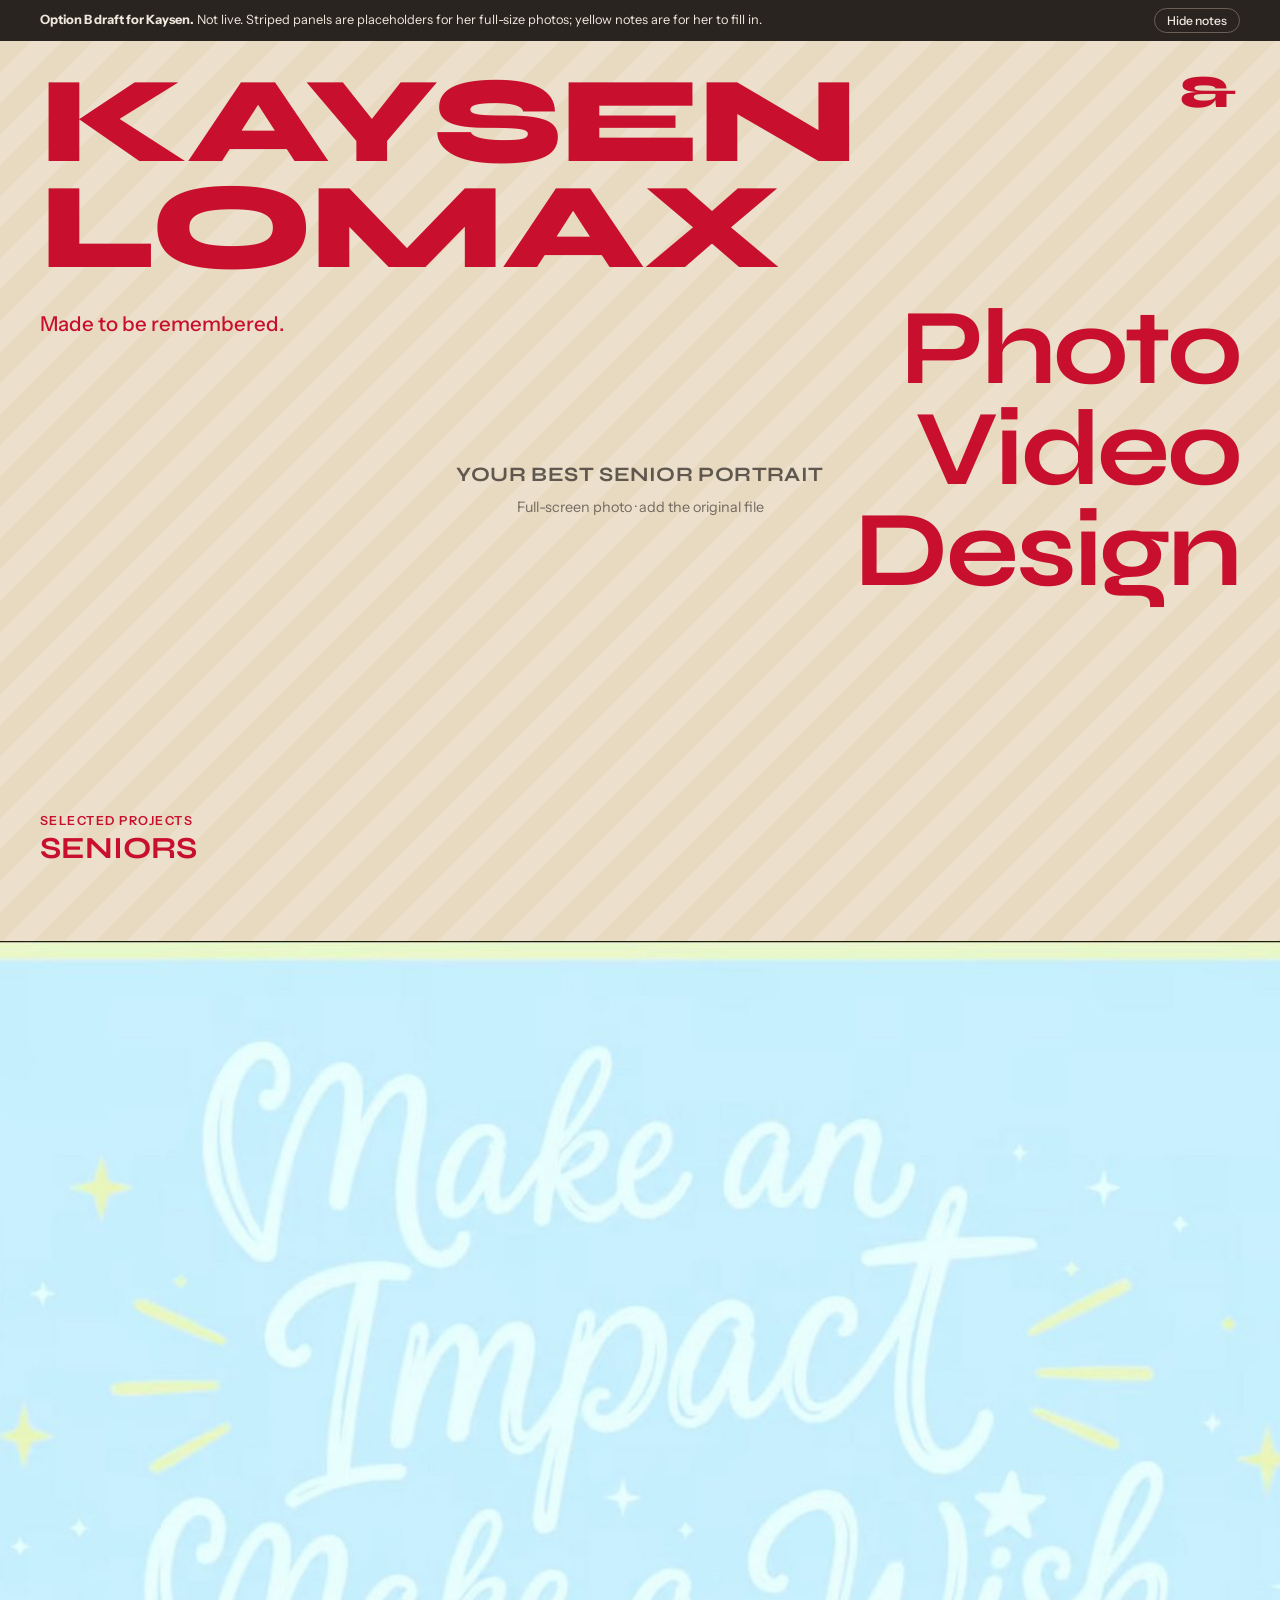
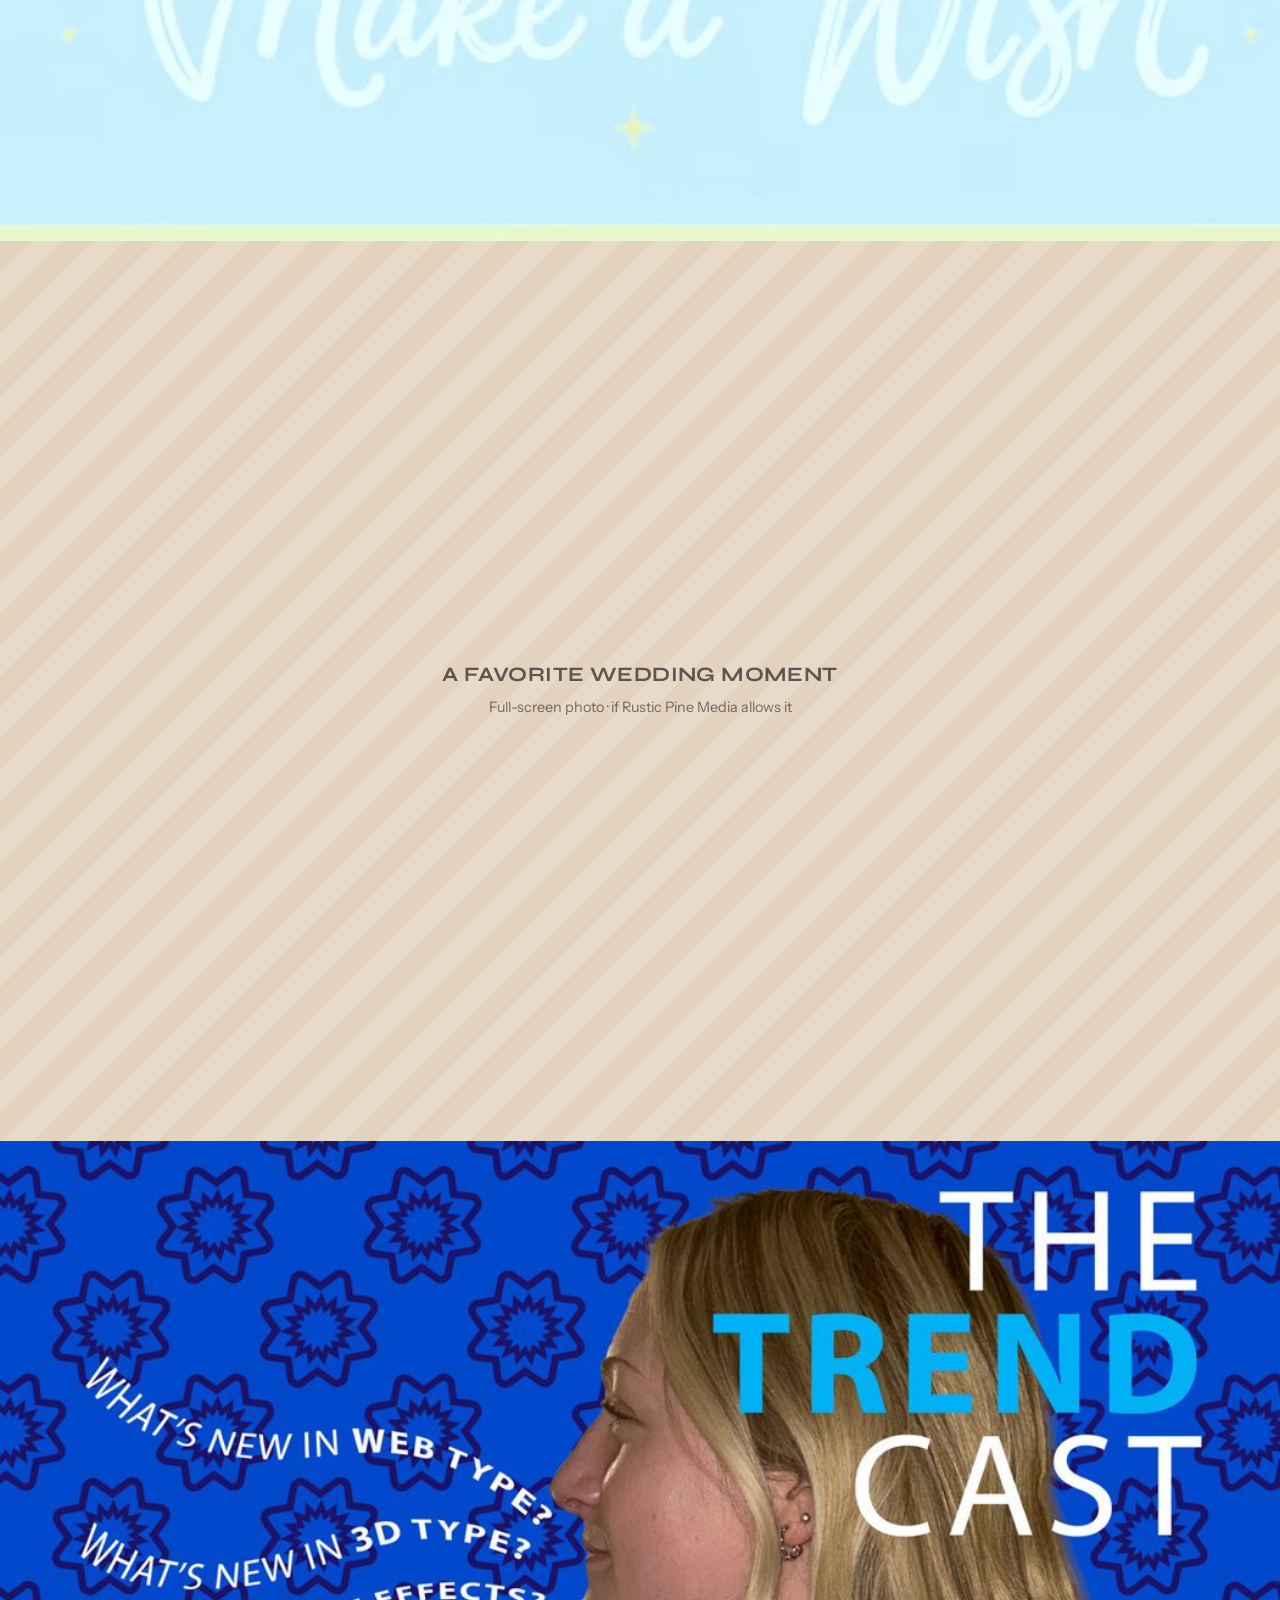
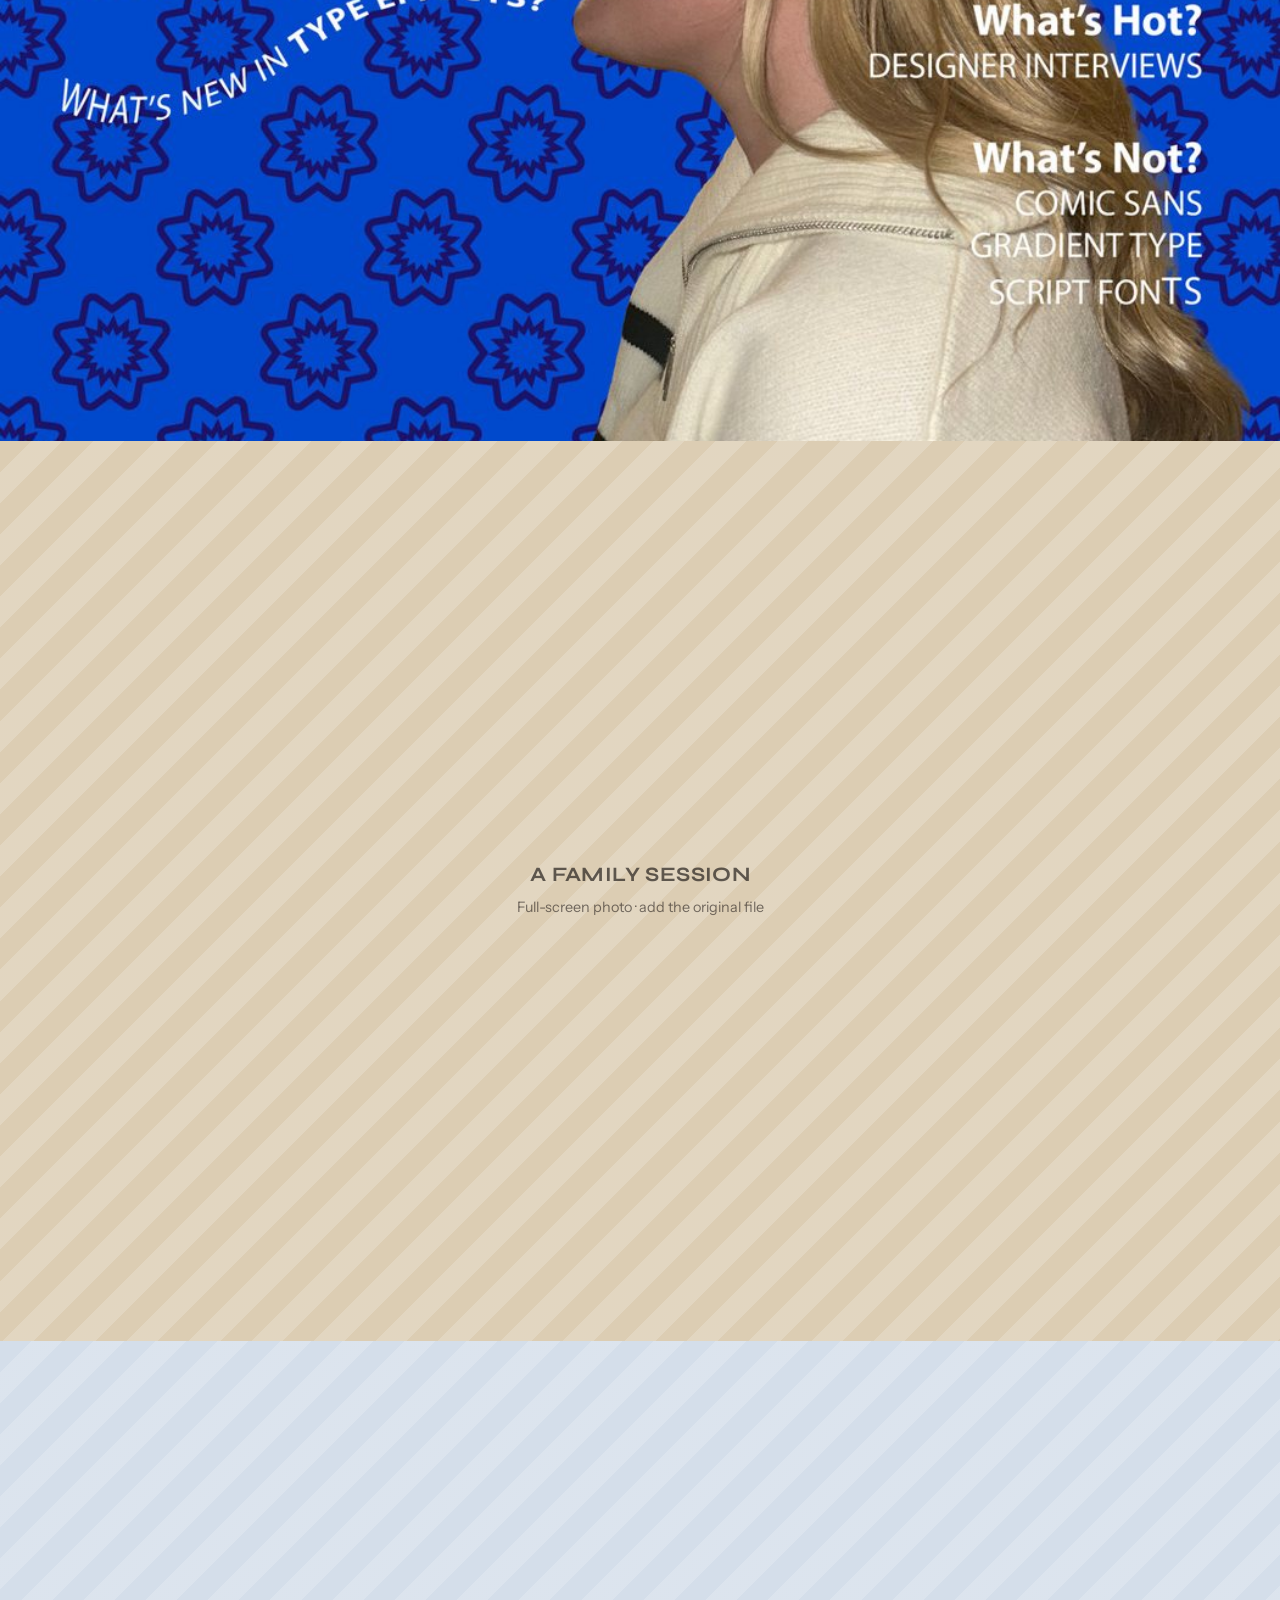
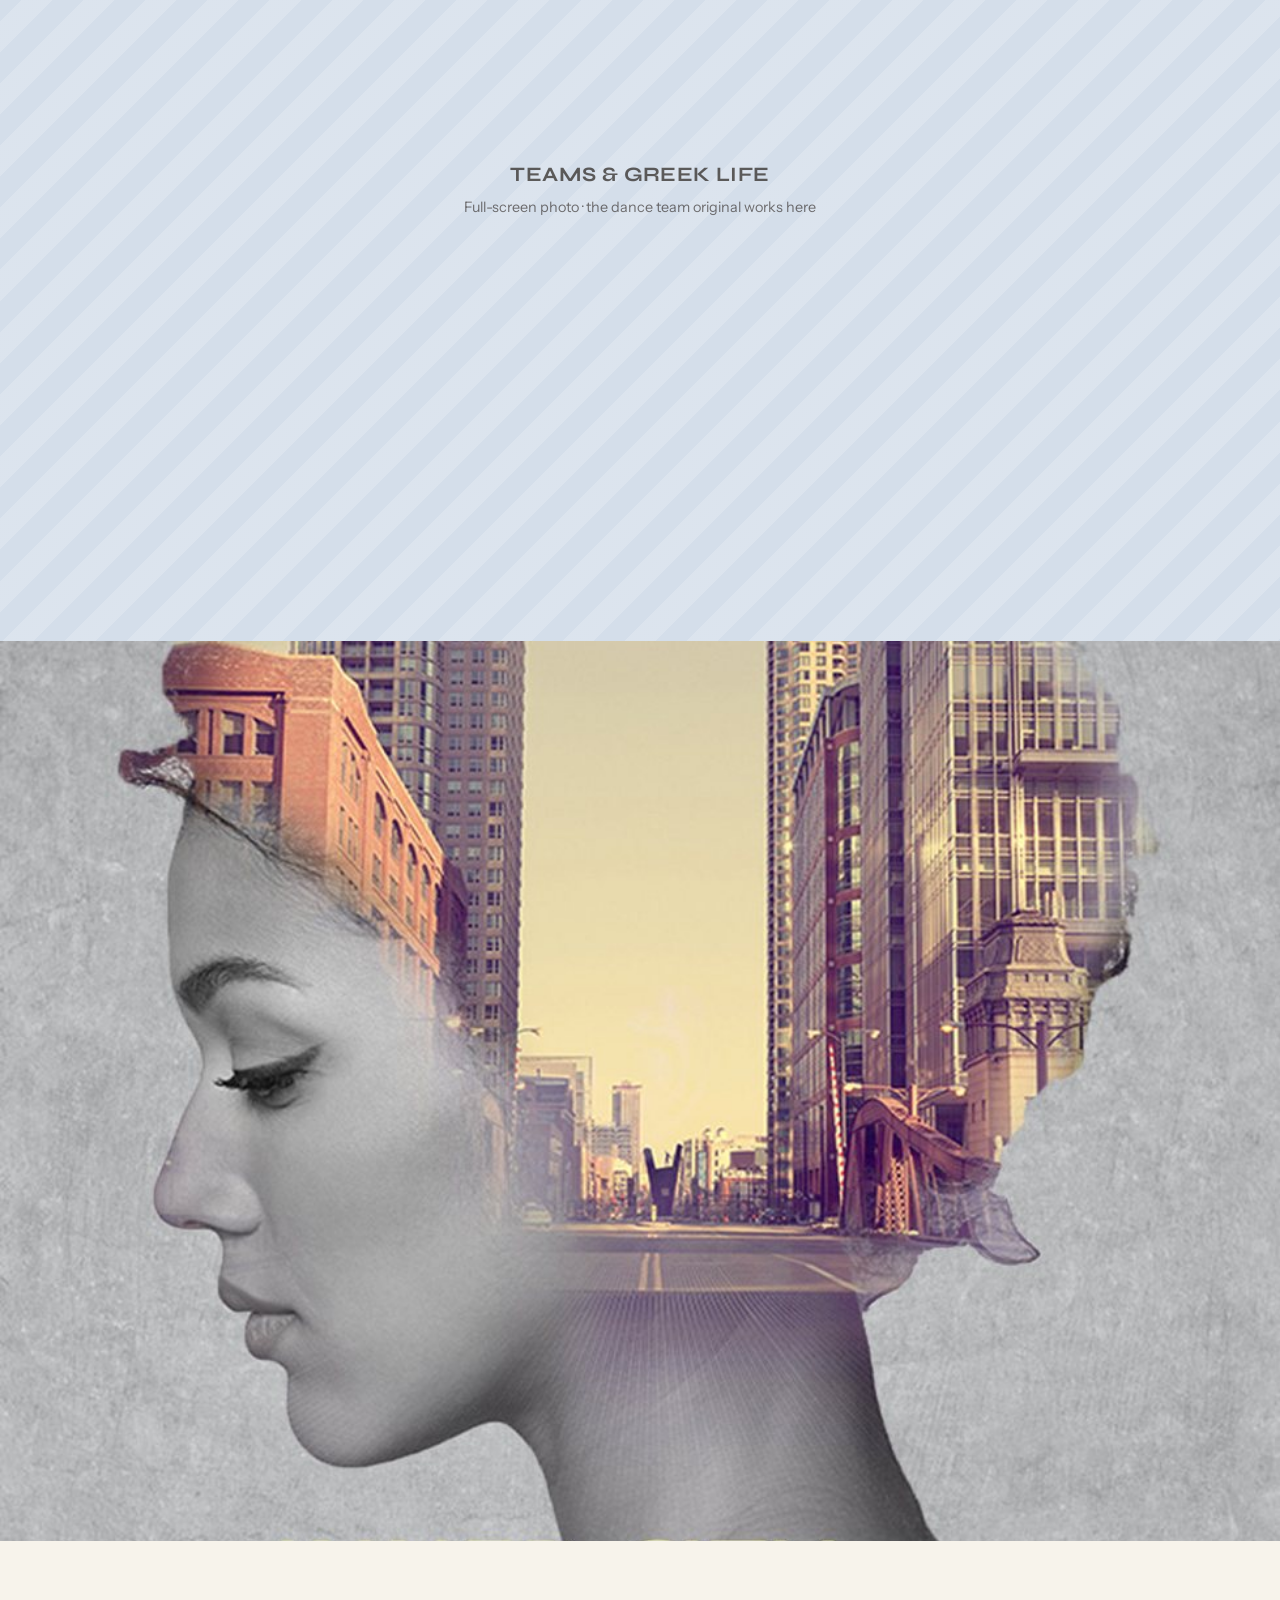
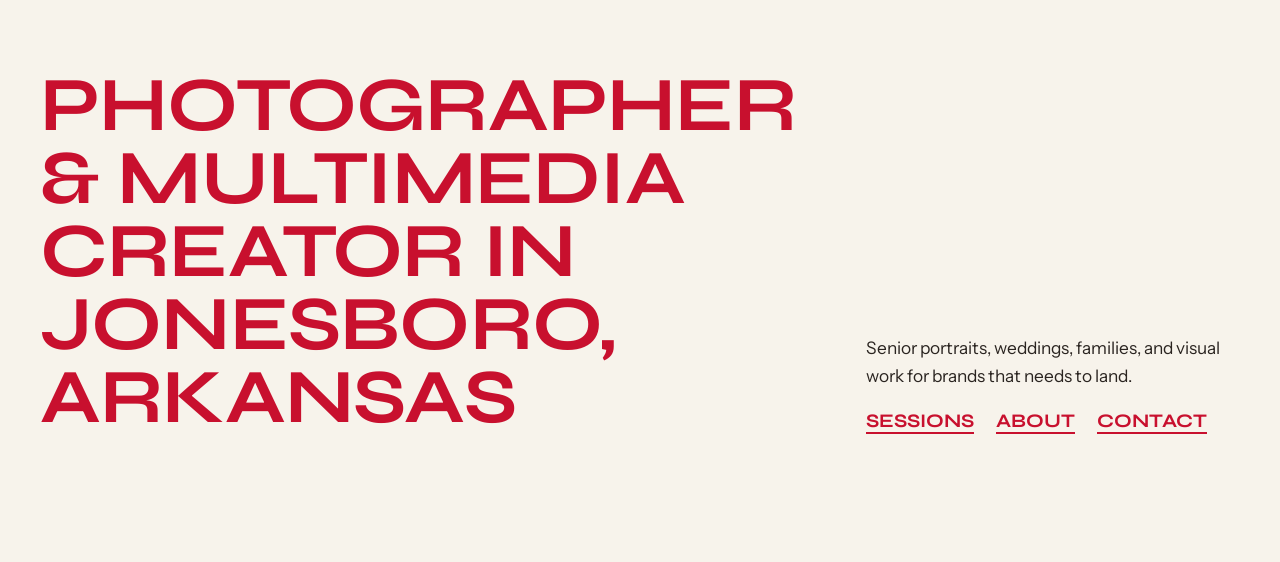
<file: b/index.html>
<!doctype html><html lang="en"><head><meta charset="utf-8"><meta name="viewport" content="width=device-width,initial-scale=1"><title>Kaysen Lomax</title>
<meta name="description" content="Kaysen Lomax is a photographer and multimedia creator in Jonesboro, Arkansas: senior portraits, weddings, families, and video and design for brands.">
<link rel="preconnect" href="https://fonts.googleapis.com">
<link rel="preconnect" href="https://fonts.gstatic.com" crossorigin>
<link rel="stylesheet" href="https://fonts.googleapis.com/css2?family=Syne:wght@600;700;800&family=Instrument+Sans:wght@400;500;600&display=swap">
<link rel="stylesheet" href="css/site.css">

<div class="draftbar"><div class="in">
  <span><b>Option B draft for Kaysen.</b> Not live. Striped panels are placeholders for her full-size photos; yellow notes are for her to fill in.</span>
  <button id="toggle-notes" type="button" aria-pressed="false">Hide notes</button>
</div></div>

<header class="head">
  <a class="brand" href="#home" aria-label="Kaysen Lomax, home"><span>Kaysen </span><span>Lomax</span></a>
  <button class="amp" id="amp" type="button" aria-expanded="false" aria-controls="menu" aria-label="Open menu">&amp;</button>
</header>

<nav class="menu" id="menu" aria-label="Main" aria-hidden="true">
  <div class="big">
    <a href="#photo" data-nav="photo">Photo</a>
    <a href="#video" data-nav="video">Video</a>
    <a href="#design" data-nav="design">Design</a>
  </div>
  <div class="small">
    <a href="#sessions" data-nav="sessions">Sessions</a>
    <a href="#about" data-nav="about">About</a>
    <a href="#contact" data-nav="contact">Contact</a>
  </div>
  <div class="meta"><span>Photographer &amp; multimedia creator · Jonesboro, Arkansas</span><span>lomax.kaysenk@gmail.com</span></div>
</nav>

<main id="main">

<!-- ==================== HOME ==================== -->
<section class="page" data-page="home">
  <div class="overlay">
    <h1 class="home-h1">Made to be remembered.</h1>
    <div class="big-links"><a href="#photo">Photo</a><a href="#video">Video</a><a href="#design">Design</a></div>
    <div class="proj" aria-live="polite"><span class="cap">Selected projects</span><b id="proj-name">Seniors</b></div>
  </div>
  <div class="panel" data-name="Seniors" style="--panel:#E8D9C1"><div class="phc"><b>Your best senior portrait</b><span>Full-screen photo · add the original file</span></div></div>
  <div class="panel" data-name="Make an Impact" style="--panel:#CFE6F0"><img src="images/video-make-an-impact.jpg" alt="Make an Impact, Make a Wish title card for the Chi Omega video"></div>
  <div class="panel" data-name="Weddings" style="--panel:#E3D2BE"><div class="phc"><b>A favorite wedding moment</b><span>Full-screen photo · if Rustic Pine Media allows it</span></div></div>
  <div class="panel" data-name="Typecast" style="--panel:#C9D3E8"><img src="images/design-typecast.jpg" alt="Typecast magazine cover design" style="object-position:center 30%"></div>
  <div class="panel" data-name="Families" style="--panel:#DCCDB3"><div class="phc"><b>A family session</b><span>Full-screen photo · add the original file</span></div></div>
  <div class="panel" data-name="Dance team" style="--panel:#D4DEEA"><div class="phc"><b>Teams &amp; Greek life</b><span>Full-screen photo · the dance team original works here</span></div></div>
  <div class="panel" data-name="Inner City" style="--panel:#D9D6D0"><img src="images/design-inner-city.jpg" alt="Inner City double exposure of a woman's profile and a skyline" style="object-position:center 35%"></div>
  <div class="home-end">
    <h2>Photographer &amp; multimedia creator in Jonesboro, Arkansas</h2>
    <div class="side">
      <p class="prose">Senior portraits, weddings, families, and visual work for brands that needs to land.</p>
      <div class="links"><a href="#sessions">Sessions</a><a href="#about">About</a><a href="#contact">Contact</a></div>
    </div>
  </div>
</section>

<!-- ==================== PHOTO ==================== -->
<section class="page" data-page="photo">
  <div class="ptitle"><h1>Photo</h1><p class="lead">Seniors, families, weddings, teams and events across Northeast Arkansas.</p></div>
  <p class="note page-note"><b>Kaysen:</b> each striped tile is a slot for one of your full-size originals. The small crops from your newsletter are too low-resolution for this layout.</p>
  <div class="grid">
    <figure class="tile"><div class="img"><div class="ph"><b>Senior portrait</b>Your strongest senior photo</div></div><figcaption><b>Seniors</b><span>Jonesboro</span></figcaption></figure>
    <figure class="tile"><div class="img"><div class="ph"><b>1st Place, Portrait</b>Great A-State Media Fest winner</div></div><figcaption><b>Award</b><span>Portrait photography</span></figcaption></figure>
    <figure class="tile"><div class="img"><div class="ph"><b>Wedding</b>Getting ready or first look</div></div><figcaption><b>Weddings</b><span>Rustic Pine Media</span></figcaption></figure>
    <figure class="tile"><div class="img"><div class="ph"><b>Family session</b>The siblings in the field</div></div><figcaption><b>Families</b><span>Outdoors</span></figcaption></figure>
    <figure class="tile"><div class="img"><div class="ph"><b>Dance team</b>The team on the track</div></div><figcaption><b>Teams</b><span>Sports &amp; teams</span></figcaption></figure>
    <figure class="tile"><div class="img"><div class="ph"><b>2nd Place, Sports</b>Great A-State Media Fest winner</div></div><figcaption><b>Award</b><span>Sports photography</span></figcaption></figure>
    <figure class="tile"><div class="img"><div class="ph"><b>Graduation</b>Cap and gown portrait</div></div><figcaption><b>Graduates</b><span>Arkansas State</span></figcaption></figure>
    <figure class="tile"><div class="img"><div class="ph"><b>Greek life</b>Chapter event or formal</div></div><figcaption><b>Events</b><span>Greek life</span></figcaption></figure>
  </div>
</section>

<!-- ==================== VIDEO ==================== -->
<section class="page" data-page="video">
  <div class="ptitle"><h1>Video</h1><p class="lead">Chapter films, a short film, a spec commercial, and color grading.</p></div>
  <div class="grid">
    <a class="tile wide" href="#case-impact"><div class="img"><img src="images/video-make-an-impact.jpg" alt="Make an Impact, Make a Wish title card"><span class="tag">Project</span></div><div class="tcap"><b>Make an Impact, Make a Wish</b><span>Chi Omega · 2026</span></div></a>
    <a class="tile wide" href="#case-stanley"><div class="img"><img src="images/yt-qPALedo8Fls.jpg" alt="Still from the Stanley Quencher commercial"><span class="tag">Project</span></div><div class="tcap"><b>Stanley Quencher</b><span>Spec commercial · :30 / :15 / :06</span></div></a>
    <a class="tile wide" href="https://www.youtube.com/watch?v=jeoq3w4RFJY" target="_blank" rel="noopener"><div class="img"><img src="images/yt-jeoq3w4RFJY.jpg" alt="Still from the short film The Heist"><span class="tag">YouTube ↗</span></div><div class="tcap"><b>The Heist</b><span>Short film</span></div></a>
    <a class="tile wide" href="https://youtu.be/SLY8nv7CcPA" target="_blank" rel="noopener"><div class="img"><img src="images/yt-SLY8nv7CcPA.jpg" alt="Still from the color correction reel"><span class="tag">YouTube ↗</span></div><div class="tcap"><b>Color correction reel</b><span>Before &amp; after grades</span></div></a>
    <figure class="tile wide"><div class="img"><img src="images/video-welcome-chi-omega.jpg" alt="Welcome to Chi Omega title card"></div><figcaption><b>Welcome to Chi Omega</b><span>Chapter video · 2026</span></figcaption></figure>
    <figure class="tile wide"><div class="img"><img src="images/video-sisterhood.jpg" alt="Sisterhood title card"></div><figcaption><b>Sisterhood</b><span>Chi Omega · 2024</span></figcaption></figure>
    <figure class="tile wide"><div class="img"><img src="images/video-sorority-life.jpg" alt="A-State Sorority Life title card"></div><figcaption><b>Sorority Life</b><span>A-State</span></figcaption></figure>
  </div>
  <p class="note page-note"><b>Kaysen:</b> the chapter videos will play right on the page once they're uploaded. Add your role for each, like "Shot, edited and color graded."</p>
</section>

<!-- ==================== DESIGN ==================== -->
<section class="page" data-page="design">
  <div class="ptitle"><h1>Design</h1><p class="lead">Covers, posters, ads, invitations, and a photo restoration.</p></div>
  <div class="grid">
    <a class="tile" href="#case-pharmacy"><div class="img"><img src="images/design-hormone-house-party.jpg" alt="Hormone House Party invitation"><span class="tag">Project</span></div><div class="tcap"><b>Hormone House Party</b><span>Southern Pharmacy · 2025</span></div></a>
    <figure class="tile"><div class="img ba" style="--pos:50%"><img src="images/restore-after.jpg" alt="Army portrait restored and colorized"><img class="before" src="images/restore-before.jpg" alt="Damaged original army portrait"><span class="handle" aria-hidden="true"></span><input class="ba-range" type="range" min="0" max="100" value="50" aria-label="Compare before and after restoration"></div><figcaption><b>Photo restoration</b><span>Drag to compare</span></figcaption></figure>
    <figure class="tile"><div class="img"><img src="images/design-typecast.jpg" alt="Typecast magazine cover"></div><figcaption><b>Typecast</b><span>Magazine cover</span></figcaption></figure>
    <figure class="tile"><div class="img"><img src="images/design-perfect-stranger.jpg" alt="Perfect Stranger movie poster"></div><figcaption><b>Perfect Stranger</b><span>Movie poster</span></figcaption></figure>
    <figure class="tile"><div class="img"><img src="images/design-inner-city.jpg" alt="Inner City double exposure"></div><figcaption><b>Inner City</b><span>Double exposure</span></figcaption></figure>
    <figure class="tile"><div class="img"><img src="images/design-kaysen-klassic.jpg" alt="Photography ad reading Where Every Shot is a Kaysen Klassic"></div><figcaption><b>Kaysen Klassic</b><span>Photography ad</span></figcaption></figure>
    <figure class="tile"><div class="img"><img src="images/design-aqua-excursions.jpg" alt="Aqua Excursions kayak sale ad"></div><figcaption><b>Aqua Excursions</b><span>Print ad</span></figcaption></figure>
    <figure class="tile"><div class="img"><img src="images/design-frank-stein.jpg" alt="The Curse of Frank and Stein poster"></div><figcaption><b>Frank &amp; Stein</b><span>Composite poster</span></figcaption></figure>
  </div>
</section>

<!-- ==================== PROJECTS ==================== -->
<section class="page project" data-page="case-pharmacy" data-parent="design">
  <div class="ptitle"><span class="cap">Project · Marketing</span><h1>Southern Pharmacy</h1></div>
  <div class="story">
    <dl class="facts">
      <div><dt>Role</dt><dd>Marketing Coordinator</dd></div>
      <div><dt>When</dt><dd>Aug 2024 – May 2025</dd></div>
      <div><dt>Event</dt><dd>Hormone House Party · May 8, 2025</dd></div>
      <div><dt>Where</dt><dd>Jonesboro, Arkansas</dd></div>
    </dl>
    <div class="text">
      <p class="prose">Southern Pharmacy needed a consistent look across social media, in-store promotions, and events. In spring 2025, it needed one invitation strong enough to bring 50 of Northeast Arkansas's most influential women to the launch of a new Hormone Optimization &amp; Menopause Awareness initiative. I was the pharmacy's Marketing Coordinator that year, and I designed it.</p>
      <p class="prose">For ten months I managed the pharmacy's social media accounts, photographed products, events, and promotions, and designed the flyers and graphics that went out in-store and online.</p>
      <p class="note"><b>Kaysen:</b> add the result (attendance, RSVPs, or what the pharmacy said), the tools you used, and one thing you'd do differently.</p>
    </div>
  </div>
  <div class="images"><img class="full" src="images/design-hormone-house-party.jpg" alt="Hormone House Party invitation with soft portraits of women and event details" style="max-width:760px;margin-inline:auto"></div>
  <div class="next"><a href="#case-impact">Next: Chi Omega →</a><a class="btn" href="#contact">Hire me</a></div>
</section>

<section class="page project" data-page="case-impact" data-parent="video">
  <div class="ptitle"><span class="cap">Project · Video</span><h1>Make an Impact</h1></div>
  <div class="story">
    <dl class="facts">
      <div><dt>Client</dt><dd>Chi Omega, Arkansas State</dd></div>
      <div><dt>Year</dt><dd>2026</dd></div>
      <div><dt>Role</dt><dd><span class="fill">[shot / edited / directed]</span></dd></div>
    </dl>
    <div class="text">
      <p class="prose">A short video for Arkansas State's Chi Omega chapter about its work with Make-A-Wish, Chi Omega's national philanthropy partner. It sits alongside Welcome to Chi Omega (2026) and Sisterhood (2024).</p>
      <p class="note"><b>Kaysen:</b> who was it for, how long is it, what did you do, and where was it shown?</p>
    </div>
  </div>
  <div class="images"><img class="full" src="images/video-make-an-impact.jpg" alt="Make an Impact, Make a Wish title card"><img src="images/video-welcome-chi-omega.jpg" alt="Welcome to Chi Omega title card"><img src="images/video-sisterhood.jpg" alt="Sisterhood title card"></div>
  <div class="next"><a href="#case-stanley">Next: Stanley Quencher →</a><a class="btn" href="#contact">Hire me</a></div>
</section>

<section class="page project" data-page="case-stanley" data-parent="video">
  <div class="ptitle"><span class="cap">Project · Spec commercial</span><h1>Stanley Quencher</h1></div>
  <div class="story">
    <dl class="facts">
      <div><dt>Deliverables</dt><dd>:30 · :15 · :06 + pitch deck</dd></div>
      <div><dt>Role</dt><dd><span class="fill">[concept / shot / edited]</span></dd></div>
    </dl>
    <div class="text">
      <p class="prose">A spec commercial for the Stanley Quencher tumbler, cut to 30, 15, and 6 seconds, with a pitch presentation to sell the idea. The same concept had to work at every length.</p>
      <p class="note"><b>Kaysen:</b> say where each length was meant to run and whether this was a class project. The old site linked the :15 to the :30; add the right link.</p>
      <p class="btns"><a class="btn ghost" href="https://youtu.be/qPALedo8Fls" target="_blank" rel="noopener">Watch the :30 ↗</a><a class="btn ghost" href="https://youtu.be/FPWYxz8qjCQ" target="_blank" rel="noopener">Watch the :06 ↗</a><a class="btn ghost" href="https://youtu.be/rmeZHOYS5KE" target="_blank" rel="noopener">The pitch ↗</a></p>
    </div>
  </div>
  <div class="images"><img src="images/yt-qPALedo8Fls.jpg" alt="Still from the 30-second spot"><img src="images/yt-FPWYxz8qjCQ.jpg" alt="Still from the 6-second spot"></div>
  <div class="next"><a href="#case-pharmacy">Next: Southern Pharmacy →</a><a class="btn" href="#contact">Hire me</a></div>
</section>

<!-- ==================== SESSIONS ==================== -->
<section class="page" data-page="sessions">
  <div class="ptitle"><h1>Sessions</h1><p class="lead">I plan every session with you ahead of time, so the day itself feels easy. You get a gallery of edited images, not a folder of everything I shot. Pricing is shared when you inquire.</p></div>
  <div class="sessions">
    <article class="session">
      <h2>Seniors</h2>
      <div class="about"><p class="prose">Your senior year gets one set of photos, and they should look like you. We'll pick spots around Jonesboro or wherever feels like yours, and bring the letter jacket, the truck, or the dog.</p>
        <ul><li><span class="fill">[length]</span>, <span class="fill">[number]</span> outfits, <span class="fill">[number]</span> locations</li><li>Online gallery of <span class="fill">[number]</span> edited images</li><li>Now booking Class of 2027</li></ul></div>
      <a class="go" href="#contact">Inquire →</a>
    </article>
    <article class="session">
      <h2>Weddings</h2>
      <div class="about"><p class="prose">Your wedding day moves fast. My job is to be where the moment is, keep you from stressing about photos, and hand back a gallery that feels like the day did.</p>
        <ul><li><span class="fill">[hours]</span> of coverage</li><li>Second shooter <span class="fill">[yes / no]</span></li><li>Online gallery</li></ul>
        <p class="note"><b>Kaysen:</b> do couples book you directly, through Rustic Pine Media, or both?</p></div>
      <a class="go" href="#contact">Check availability →</a>
    </article>
    <article class="session">
      <h2>Families &amp; couples</h2>
      <div class="about"><p class="prose">Relaxed, outdoors or at home, kids and dogs welcome. I keep it moving so no one has to hold a smile for long.</p>
        <ul><li><span class="fill">[length]</span>, <span class="fill">[number]</span> locations</li><li><span class="fill">[number]</span> edited images</li></ul></div>
      <a class="go" href="#contact">Inquire →</a>
    </article>
    <article class="session">
      <h2>Events, teams &amp; Greek life</h2>
      <div class="about"><p class="prose">Recruitment, formals, philanthropy events, team days, and group photos.</p>
        <ul><li><span class="fill">[hours]</span> of coverage</li><li>Online gallery</li></ul></div>
      <a class="go" href="#contact">Ask about your event →</a>
    </article>
  </div>
  <ol class="steps">
    <li><h3>Say hey</h3><p>Fill out the short form with what you're picturing and roughly when. I reply within <span class="fill">[1–2 business days]</span>.</p></li>
    <li><h3>We plan it</h3><p>Location, timing, outfits, and the shots that matter most to you.</p></li>
    <li><h3>We shoot</h3><p>I keep things relaxed and moving and guide every pose.</p></li>
    <li><h3>Your gallery</h3><p>Edited images in a private online gallery within <span class="fill">[delivery window]</span>.</p></li>
  </ol>
</section>

<!-- ==================== ABOUT ==================== -->
<section class="page" data-page="about">
  <div class="ptitle"><h1>About</h1></div>
  <div class="about-photo"><img src="images/headshot-field.jpg" alt="Kaysen Lomax smiling on a football field"></div>
  <div class="bio">
    <div class="text">
      <p class="prose">Kaysen Lomax is a photographer and multimedia creator in Jonesboro, Arkansas. She has photographed seniors, couples, families, and events across Northeast Arkansas since 2018, and since January 2026 has shot weddings as a contract photographer with Rustic Pine Media.</p>
      <p class="prose">She also shoots and edits video and designs posters, invitations, and ads, and spent a year as Marketing Coordinator for Southern Pharmacy running its social media, photographing its events, and designing the graphics that went with them. Her work placed first in Portrait Photography and second in Sports Photography at the Great A-State Media Fest.</p>
      <p class="prose">She graduates from Arkansas State University in December 2026 with a B.S. in Mass Communications. What she cares about is simple: a fresh idea, a straightforward message, and a finished piece people remember.</p>
      <p class="note"><b>Kaysen:</b> this version is in third person, like Lizzie's. Name the kind of full-time role you want and when you're available.</p>
      <div class="btns"><button class="btn" type="button" id="resume-btn">Download résumé</button><a class="btn ghost" href="#contact">Get in touch</a></div>
      <p class="note" id="resume-msg" hidden>On the live site, this downloads Kaysen's résumé as a PDF.</p>
    </div>
    <aside>
      <div><h2>Experience</h2><ul><li><b>Contract Wedding Photographer</b>Rustic Pine Media · Jan 2026 – now</li><li><b>Marketing Coordinator</b>Southern Pharmacy · Aug 2024 – May 2025</li><li><b>Freelance Photographer</b>Kaysen Lomax Photography · Jun 2018 – now</li></ul></div>
      <div><h2>Education</h2><ul><li><b>B.S. Mass Communications</b>Arkansas State University · Dec 2026 · Creative Media Production, emphasis in Graphic Communication, minor in Strategic Communication</li></ul></div>
      <div><h2>Awards</h2><ul><li><b>1st Place, Portrait Photography</b>Great A-State Media Fest</li><li><b>2nd Place, Sports Photography</b>Great A-State Media Fest</li><li><b>Photography Award · 2D Studio Art Design Award</b>Valley View High School</li></ul></div>
      <div><h2>Tools</h2><ul><li>Photoshop · Lightroom · Premiere Pro · InDesign · Illustrator</li></ul></div>
    </aside>
  </div>
</section>

<!-- ==================== CONTACT ==================== -->
<section class="page" data-page="contact">
  <div class="ptitle"><h1>Let's talk</h1><p class="lead">Booking a session, hiring for a role, or just have a question: this form goes straight to me.</p></div>
  <div class="contact">
    <form id="inquiry" novalidate>
      <fieldset class="who-set">
        <legend class="cap">I'm a…</legend>
        <div class="who" role="radiogroup" aria-label="I'm a">
          <button type="button" role="radio" data-who="senior" aria-checked="true">Senior / parent</button>
          <button type="button" role="radio" data-who="couple" aria-checked="false">Couple</button>
          <button type="button" role="radio" data-who="family" aria-checked="false">Family</button>
          <button type="button" role="radio" data-who="team" aria-checked="false">Team or chapter</button>
          <button type="button" role="radio" data-who="employer" aria-checked="false">Employer / business</button>
        </div>
      </fieldset>
      <div class="fields">
        <label for="f-name">Your name<input id="f-name" name="name" autocomplete="name" required aria-describedby="e-name"><span class="err" id="e-name" role="alert" hidden>Add your name so I know who's writing.</span></label>
        <label for="f-email">Email<input id="f-email" name="email" type="email" autocomplete="email" required aria-describedby="e-email"><span class="err" id="e-email" role="alert" hidden>Add an email I can reply to, like name@example.com.</span></label>
        <label for="f-date" data-for="senior couple family team">Date or timeframe <span class="opt">optional</span><input id="f-date" name="date"></label>
        <label for="f-loc" data-for="senior couple family team">Location <span class="opt">optional</span><input id="f-loc" name="location"></label>
        <label for="f-role" data-for="employer" hidden>Role or project<input id="f-role" name="role"></label>
        <label for="f-msg" class="full">Tell me what you're picturing<textarea id="f-msg" name="message" rows="5"></textarea></label>
      </div>
      <div class="btns"><button class="btn" type="submit">Send it to Kaysen</button><span>I'll only use this to reply to you.</span></div>
      <div class="sent" id="sent" role="status" hidden>
        <h2>Got it, thank you</h2>
        <p class="prose">I read every message myself and I'll be back to you within <span class="fill">[1–2 business days]</span>.</p>
        <p class="note"><b>Draft:</b> nothing was sent. On the live site this goes straight to Kaysen's inbox.</p>
      </div>
    </form>
    <aside>
      <div><span class="cap">Email</span><div class="btns"><span class="email" id="email">lomax.kaysenk@gmail.com</span><button class="mini" type="button" id="copy-email">Copy</button></div></div>
      <div><span class="cap">Based in</span><p class="prose">Jonesboro, Arkansas · serving Northeast Arkansas</p></div>
      <div><span class="cap">Elsewhere</span><p class="prose">Instagram · LinkedIn</p><p class="note"><b>Kaysen:</b> add your handles.</p></div>
    </aside>
  </div>
</section>

</main>

<footer class="foot"><span>© 2026 Kaysen Lomax</span><span>Jonesboro, Arkansas</span><a href="#contact">Book a session</a></footer>

<script src="js/site.js"></script>
</file>
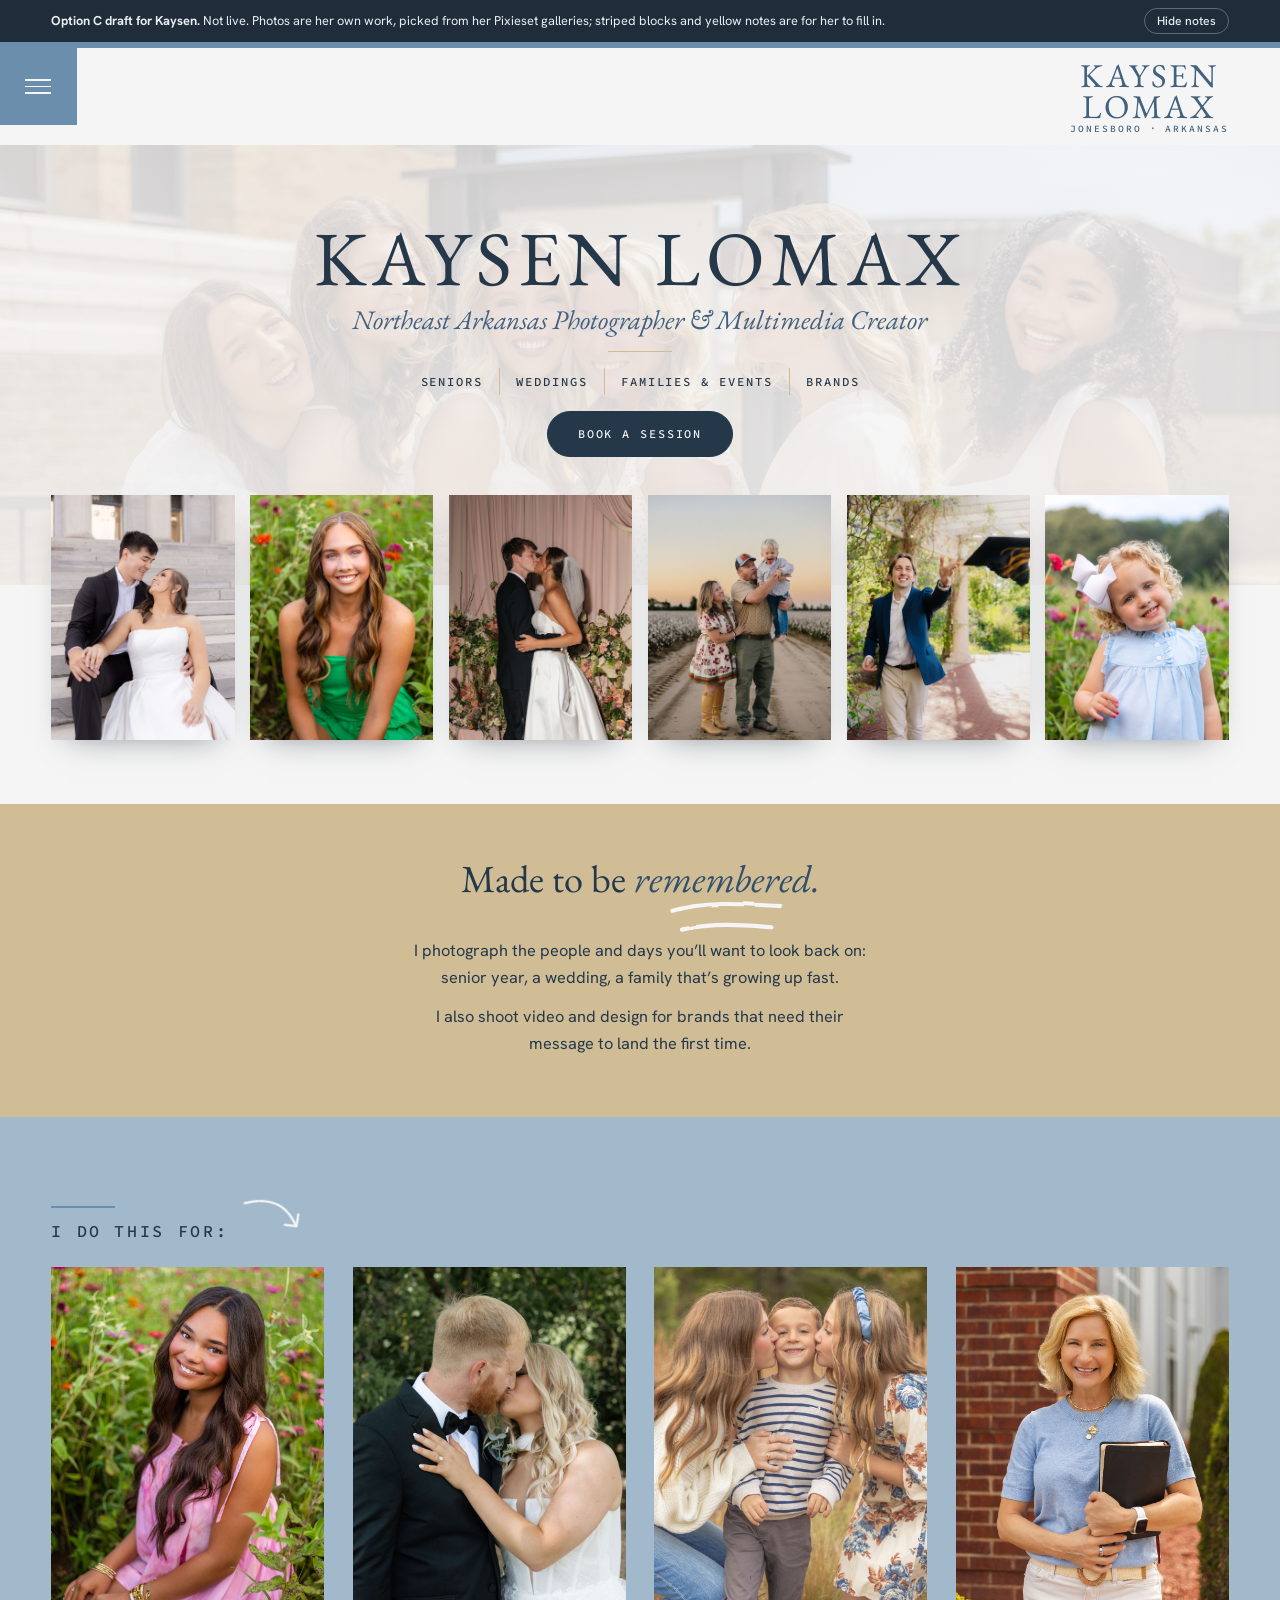
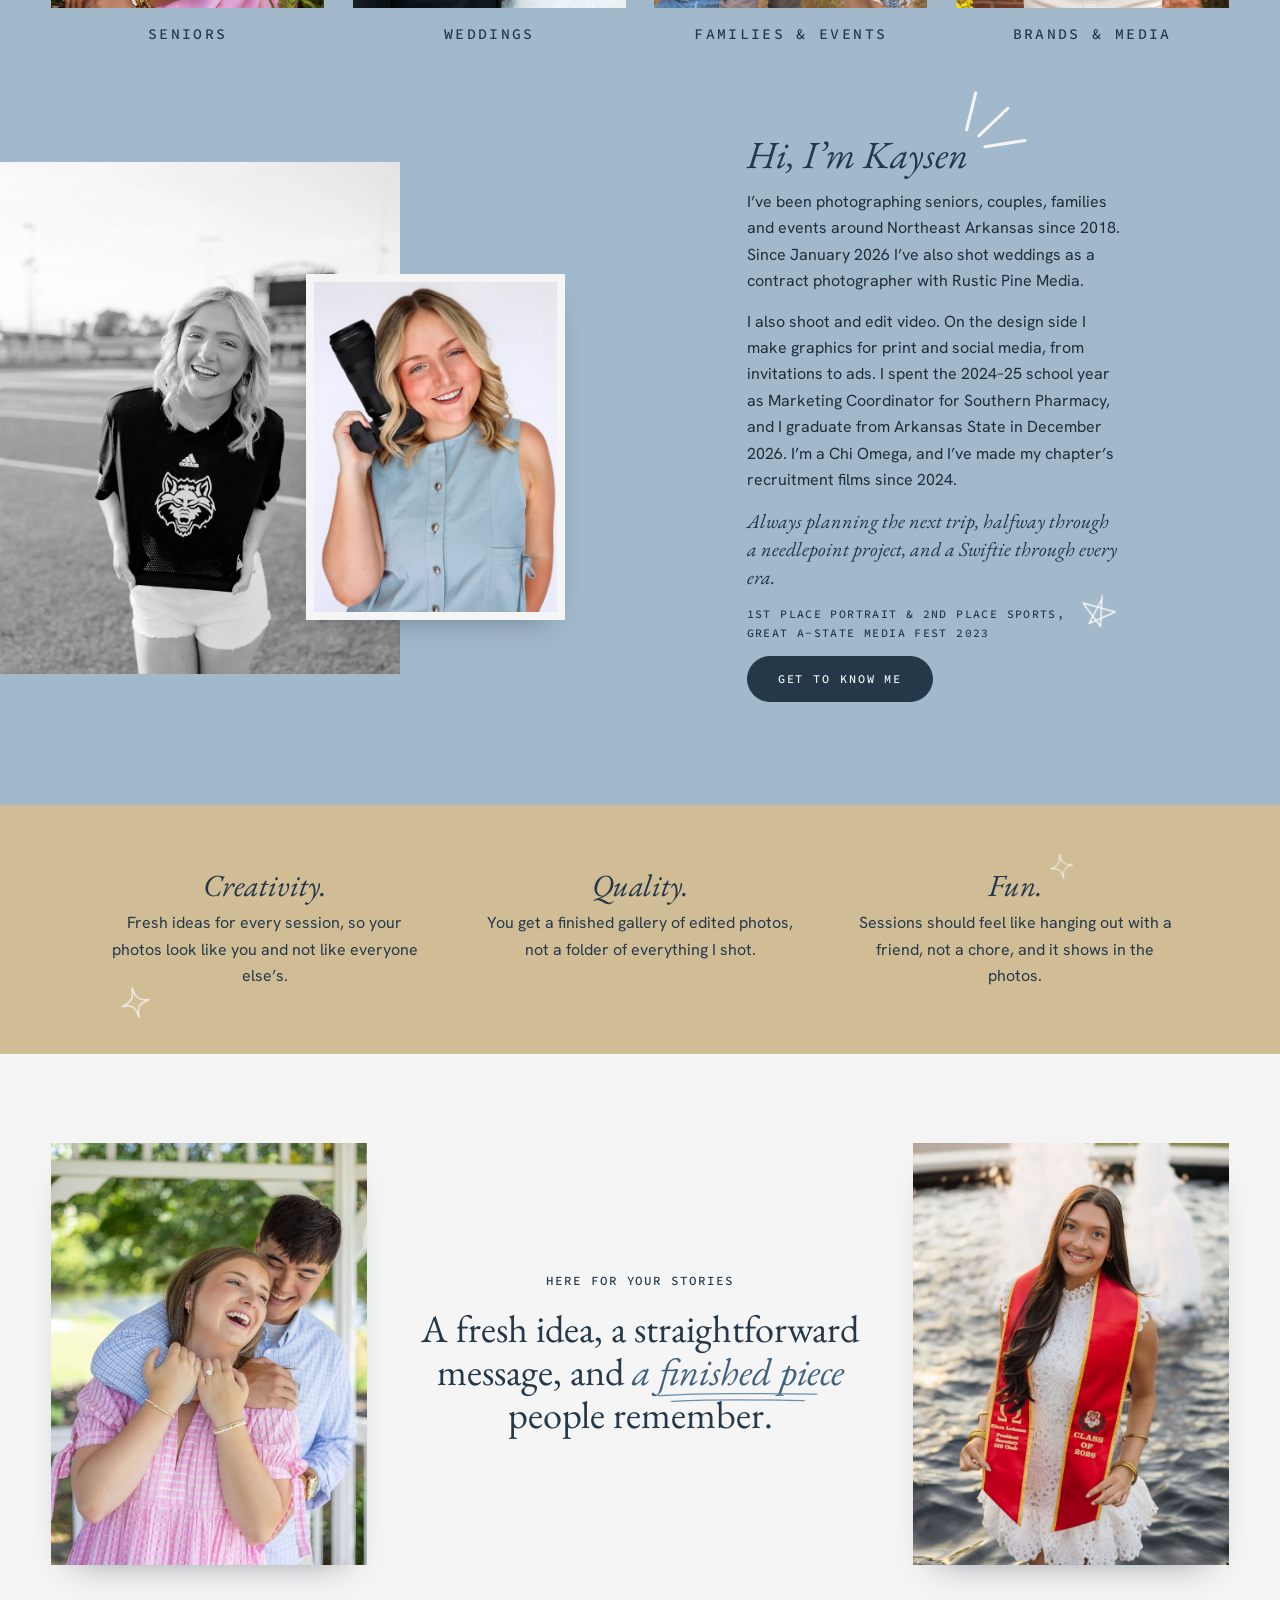
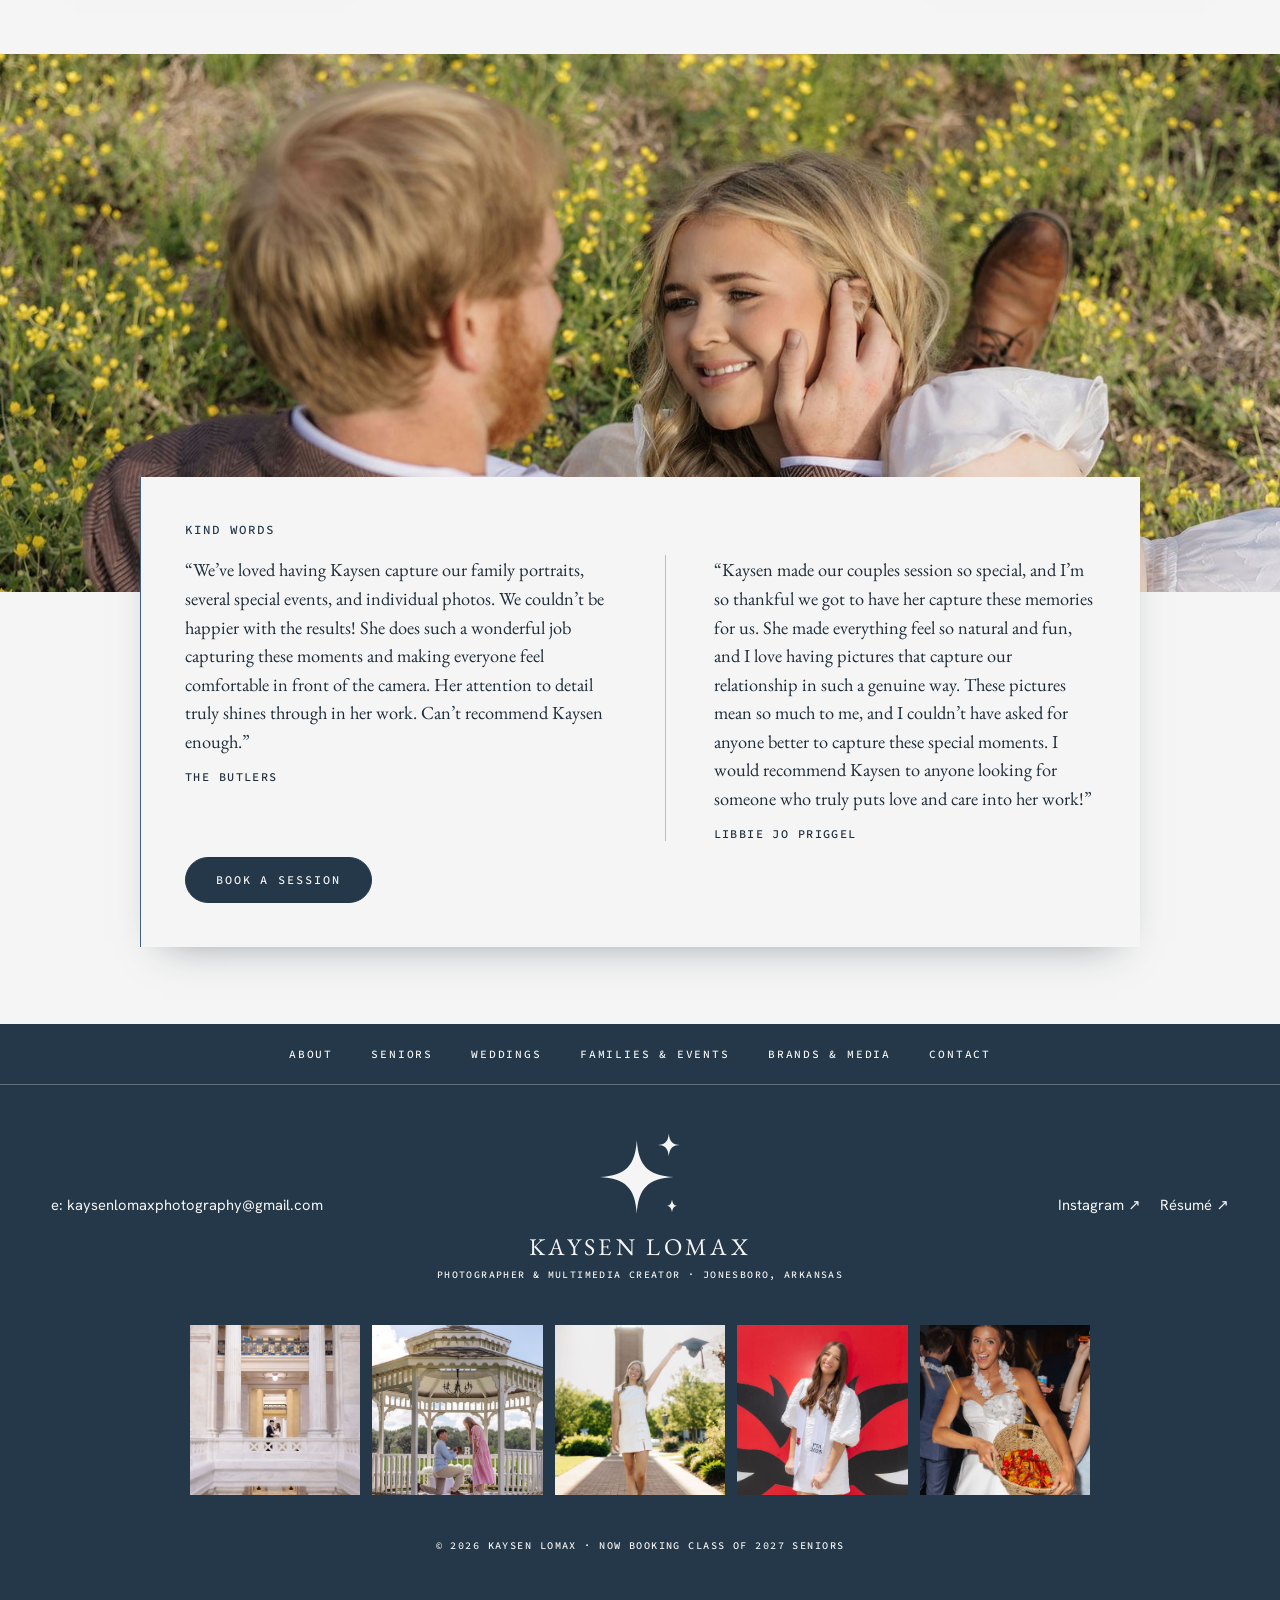
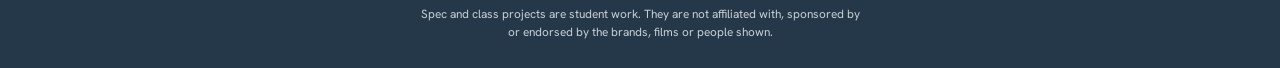
<file: c/index.html>
<!doctype html><html lang="en"><head><meta charset="utf-8"><meta name="viewport" content="width=device-width,initial-scale=1"><title>Kaysen Lomax · Northeast Arkansas Photographer &amp; Multimedia Creator</title>
<meta name="description" content="Kaysen Lomax is a Northeast Arkansas photographer and multimedia creator in Jonesboro: senior portraits, weddings, families and events, plus video and design for brands.">
<!-- link previews (texts, Facebook, Instagram); swap the address when the site moves to its own domain -->
<meta property="og:type" content="website">
<meta property="og:site_name" content="Kaysen Lomax Photography">
<meta property="og:title" content="Kaysen Lomax · Northeast Arkansas Photographer &amp; Multimedia Creator">
<meta property="og:description" content="Senior portraits, weddings, families and events across Northeast Arkansas, plus headshots, video and design for brands.">
<meta property="og:url" content="https://lomaxkyle.github.io/kaysen/c/">
<meta property="og:image" content="https://lomaxkyle.github.io/kaysen/c/images/og-share.jpg">
<meta property="og:image:width" content="1200">
<meta property="og:image:height" content="630">
<meta name="twitter:card" content="summary_large_image">
<link rel="icon" href="images/favicon.svg" type="image/svg+xml">
<link rel="apple-touch-icon" href="images/apple-touch-icon.png">
<link rel="preconnect" href="https://fonts.googleapis.com">
<link rel="preconnect" href="https://fonts.gstatic.com" crossorigin>
<link rel="stylesheet" href="https://fonts.googleapis.com/css2?family=EB+Garamond:ital,wght@0,400;0,500;1,400;1,500&family=Hanken+Grotesk:wght@400;500;600&family=Source+Code+Pro:wght@400;500&display=swap">
<link rel="stylesheet" href="css/site.css?v=b828b5db">

<svg width="0" height="0" style="position:absolute" aria-hidden="true">
  <symbol id="sprig" viewBox="0 0 120 120">
    <path d="M60 116 C60 86 58 62 60 30" fill="none" stroke="currentColor" stroke-width="3" stroke-linecap="round"/>
    <path d="M60 30 C50 18 52 8 60 2 C68 8 70 18 60 30Z"/>
    <path d="M59 50 C44 46 30 34 26 18 C42 20 54 32 59 50Z"/>
    <path d="M61 50 C76 46 90 34 94 18 C78 20 66 32 61 50Z"/>
    <path d="M59 74 C40 74 22 64 12 46 C32 46 50 56 59 74Z"/>
    <path d="M61 74 C80 74 98 64 108 46 C88 46 70 56 61 74Z"/>
    <circle cx="38" cy="8" r="4"/><circle cx="82" cy="8" r="4"/><circle cx="60" cy="-4" r="0"/>
  </symbol>
  <filter id="pen" x="-10%" y="-10%" width="120%" height="120%"><feTurbulence type="fractalNoise" baseFrequency=".045" numOctaves="2" seed="7" result="n"/><feDisplacementMap in="SourceGraphic" in2="n" scale="2.4" xChannelSelector="R" yChannelSelector="G"/></filter>
  <symbol id="spark" viewBox="0 0 120 120"><path d="M56 14 C58 46 70 58 102 60 C70 62 58 74 56 106 C54 74 42 62 10 60 C42 58 54 46 56 14Z"/><path d="M96 6 C97 16 101 20 110 20 C101 20 97 24 96 34 C95 24 91 20 82 20 C91 20 95 16 96 6Z"/><path d="M100 88 C101 94 103 96 108 96 C103 96 101 98 100 104 C99 98 97 96 92 96 C97 96 99 94 100 88Z"/></symbol>
  <symbol id="aster" viewBox="0 0 120 120"><g fill="none" stroke="currentColor" stroke-width="3.5" stroke-linecap="round" stroke-linejoin="round" filter="url(#pen)"><path d="M33 39 L89 83"/><path d="M87 35 L35 85"/><path d="M61 25 L60 93"/><path d="M27 62 L93 58"/></g></symbol>
  <symbol id="scrib" viewBox="0 0 120 120"><g fill="none" stroke="currentColor" stroke-width="3.5" stroke-linecap="round" stroke-linejoin="round" filter="url(#pen)"><path d="M42 48 C28 68 46 94 72 88 C98 80 94 42 66 34 C38 26 18 58 36 80 C50 98 88 94 92 64"/></g></symbol>
  <symbol id="swirl" viewBox="0 0 120 120"><g fill="none" stroke="currentColor" stroke-width="3.5" stroke-linecap="round" stroke-linejoin="round" filter="url(#pen)"><path d="M62 58 C68 54 72 62 66 68 C58 76 44 70 44 58 C44 42 62 32 78 40 C98 50 96 78 76 90 C56 102 28 90 24 66"/></g></symbol>
  <symbol id="osprk" viewBox="0 0 120 120"><g fill="none" stroke="currentColor" stroke-width="3.5" stroke-linecap="round" stroke-linejoin="round" filter="url(#pen)"><path d="M58 16 C61 44 68 54 98 58 C68 63 61 72 60 102 C57 72 50 63 20 61 C50 55 56 44 58 16"/></g></symbol>
  <symbol id="ding" viewBox="0 0 120 120"><g fill="none" stroke="currentColor" stroke-width="4" stroke-linecap="round" stroke-linejoin="round" filter="url(#pen)"><path d="M28 70 L40 22"/><path d="M44 78 L82 42"/><path d="M52 92 L104 84"/></g></symbol>
  <symbol id="loops" viewBox="0 0 120 120"><g fill="none" stroke="currentColor" stroke-width="3.5" stroke-linecap="round" stroke-linejoin="round" filter="url(#pen)"><path d="M10 70 C28 32 42 34 40 58 C38 82 22 78 30 60 C38 42 56 38 64 56 C72 74 58 86 54 70 C50 56 66 40 84 48 C100 56 102 70 110 62"/></g></symbol>
  <symbol id="ostar" viewBox="0 0 120 120"><g fill="none" stroke="currentColor" stroke-width="3.5" stroke-linecap="round" stroke-linejoin="round" filter="url(#pen)"><path d="M60 20 L74 92 L20 48 L100 50 L46 92 L62 26"/></g></symbol>
  <symbol id="arrow" viewBox="0 0 120 120"><g fill="none" stroke="currentColor" stroke-width="3.5" stroke-linecap="round" stroke-linejoin="round" filter="url(#pen)"><path d="M18 86 C36 44 66 36 96 44"/><path d="M84 30 L97 44 L84 57"/></g></symbol>
  <symbol id="under" viewBox="0 44 120 30"><g fill="none" stroke="currentColor" stroke-width="3.5" stroke-linecap="round" stroke-linejoin="round" filter="url(#pen)"><path d="M14 54 C40 46 72 48 106 50"/><path d="M22 70 C48 64 74 66 98 68"/></g></symbol>
  <symbol id="squig" viewBox="0 46 120 36"><g fill="none" stroke="currentColor" stroke-width="3.5" stroke-linecap="round" stroke-linejoin="round" filter="url(#pen)"><path d="M12 64 C22 46 32 46 40 64 C48 82 56 82 64 64 C72 46 80 46 88 64 C96 82 102 82 108 66"/></g></symbol>
  <symbol id="oheart" viewBox="0 0 120 120"><g fill="none" stroke="currentColor" stroke-width="3.5" stroke-linecap="round" stroke-linejoin="round" filter="url(#pen)"><path d="M62 94 C38 74 22 60 26 44 C30 30 46 28 56 40 C60 46 60 46 64 40 C74 28 90 30 94 44 C98 60 82 74 60 90 C58 92 64 98 68 94"/></g></symbol>
</svg>

<div class="draftbar"><div class="in">
  <span><b>Option C draft for Kaysen.</b> Not live. Photos are her own work, picked from her Pixieset galleries; striped blocks and yellow notes are for her to fill in.</span>
  <button id="toggle-notes" type="button" aria-pressed="false">Hide notes</button>
</div></div>

<header class="head">
  <button class="menu-btn" id="menu-btn" type="button" aria-expanded="false" aria-controls="menu" aria-label="Open menu"><span></span><span></span><span></span></button>
  <a class="brand" href="#home" aria-label="Kaysen Lomax, home"><span class="w">Kaysen<br>Lomax</span><span class="est">Jonesboro · Arkansas</span></a>
</header>

<nav class="menu" id="menu" aria-label="Main" aria-hidden="true">
  <div class="big">
    <a href="#home" data-nav="home">Home</a>
    <div class="group" id="menu-group">
      <button class="group-btn" id="group-btn" type="button" aria-expanded="false" aria-controls="group-list" data-nav-group="seniors weddings families brands">Portfolio<span class="chev" aria-hidden="true"></span></button>
      <div class="group-list" id="group-list">
        <div>
          <a href="#seniors" data-nav="seniors">Seniors</a>
          <a href="#weddings" data-nav="weddings">Weddings</a>
          <a href="#families" data-nav="families">Families &amp; Events</a>
          <a href="#brands" data-nav="brands">Brands &amp; Media</a>
        </div>
      </div>
    </div>
    <a href="#about" data-nav="about">About</a>
    <a href="#contact" data-nav="contact">Contact</a>
  </div>
  <div class="meta"><span>Photographer &amp; multimedia creator · Jonesboro, Arkansas</span><span>kaysenlomaxphotography@gmail.com</span></div>
</nav>

<main id="main">

<!-- ==================== HOME ==================== -->
<section class="page" data-page="home">
  <div class="hero">
    <div class="hero-card">
      <h1><span class="nm">Kaysen Lomax</span><span class="role">Northeast Arkansas Photographer &amp; Multimedia Creator</span></h1>
      <span class="rule" aria-hidden="true"></span>
      <div class="tags"><a href="#seniors">Seniors</a><a href="#weddings">Weddings</a><a href="#families">Families &amp; Events</a><a href="#brands">Brands</a></div>
      <a class="btn" href="#contact">Book a session</a>
    </div>
    <div class="hero-row">
      <img src="images/p-couple-capitol-steps.jpg" alt="Couple seated on the marble steps of the State Capitol, nose to nose" width="800" height="1200">
      <img src="images/p-senior-green-dress.jpg" alt="Senior girl in a green dress smiling among wildflowers" width="960" height="1200">
      <img src="images/p-wedding-reception-kiss.jpg" alt="Bride and groom kissing in front of blush drapes and flowers" width="800" height="1200">
      <img src="images/p-family-cotton-row.jpg" alt="Family of three walking down a cotton-field road at sunset" width="800" height="1200">
      <img src="images/p-senior-cap-toss.jpg" alt="Graduate in a navy blazer tossing his cap under a pergola" width="800" height="1200">
      <img src="images/p-toddler-blue-bow.jpg" alt="Toddler in a blue dress and white bow smiling among wildflowers" width="1005" height="1200">
    </div>
  </div>

  <section class="lede">
    <h2>Made to be <em class="mk">remembered.<svg class="stamp mk-under" viewBox="0 0 120 30" aria-hidden="true"><use href="#under"/></svg></em></h2>
    <p>I photograph the people and days you’ll want to look back on: senior year, a wedding, a family that’s growing up fast.</p>
    <p>I also shoot video and design for brands that need their message to land the first time.</p>
  </section>

  <section class="doors-wrap">
    <p class="label rule mk">I do this for:<svg class="stamp mk-arrow" aria-hidden="true"><use href="#arrow"/></svg></p>
    <div class="doors">
      <a href="#seniors"><span class="img"><img src="images/p-senior-pink-dress.jpg" alt="" width="960" height="1200"></span><span class="tagbtn">Seniors</span></a>
      <a href="#weddings"><span class="img"><img src="images/p-wedding-kiss-greenery.jpg" alt="" width="800" height="1200"></span><span class="tagbtn">Weddings</span></a>
      <a href="#families"><span class="img"><img src="images/p-siblings-kiss.jpg" alt="" width="800" height="1200"></span><span class="tagbtn">Families &amp; Events</span></a>
      <a href="#brands"><span class="img"><img src="images/p-brand-kass.jpg" alt="" style="object-position:center 20%" width="927" height="1200"></span><span class="tagbtn">Brands &amp; Media</span></a>
    </div>
  </section>

  <section class="hi">
    <div class="hi-photos">
      <img class="back" src="images/headshot-field.jpg" alt="Kaysen on the A-State football field" width="933" height="1400">
      <img class="front" src="images/headshot-camera.jpg" alt="Kaysen smiling with her camera on her shoulder" width="1388" height="1400">
    </div>
    <div class="hi-text">
      <h2 class="mk">Hi, I’m Kaysen<svg class="stamp mk-after" aria-hidden="true"><use href="#ding"/></svg></h2>
      <p>I’ve been photographing seniors, couples, families and events around Northeast Arkansas since 2018. Since January 2026 I’ve also shot weddings as a contract photographer with Rustic Pine Media.</p>
      <p>I also shoot and edit video. On the design side I make graphics for print and social media, from invitations to ads. I spent the 2024–25 school year as Marketing Coordinator for Southern Pharmacy, and I graduate from Arkansas State in December 2026. I’m a Chi Omega, and I’ve made my chapter’s recruitment films since 2024.</p>
      <p class="me">Always planning the next trip, halfway through a needlepoint project, and a Swiftie through every era.</p>
      <p class="cred mk">1st Place Portrait &amp; 2nd Place Sports, Great A-State Media Fest 2023<svg class="stamp mk-star" aria-hidden="true"><use href="#ostar"/></svg></p>
      <div class="btns"><a class="btn" href="#about">Get to know me</a></div>
    </div>
  </section>

  <section class="values">
    <div class="v1"><h3>Creativity.</h3><p>Fresh ideas for every session, so your photos look like you and not like everyone else’s.</p><svg class="stamp v-spark" aria-hidden="true"><use href="#osprk"/></svg></div>
    <div><h3>Quality.</h3><p>You get a finished gallery of edited photos, not a folder of everything I shot.</p></div>
    <div><h3 class="mk">Fun.<svg class="stamp mk-after" aria-hidden="true"><use href="#osprk"/></svg></h3><p>Sessions should feel like hanging out with a friend, not a chore, and it shows in the photos.</p></div>
  </section>

  <section class="pull">
    <img class="pa" src="images/p-couple-gazebo-laugh.jpg" alt="Newly engaged couple laughing, his arms around her shoulders" width="960" height="1200" loading="lazy" decoding="async">
    <div class="pull-text">
      <p class="label">Here for your stories</p>
      <h2>A fresh idea, a straightforward message, and <span class="mkw"><em>a finished piece</em><svg class="stamp mk-under" viewBox="0 0 120 30" preserveAspectRatio="none" aria-hidden="true"><use href="#under"/></svg></span> people remember.</h2>
    </div>
    <img class="pb" src="images/p-senior-grad-fountain.jpg" alt="Graduate in a white dress and red stole in front of a fountain" width="800" height="1200" loading="lazy" decoding="async">
  </section>

  <section class="review">
    <div class="review-bg"><img src="images/p-couple-wildflowers-wide.jpg" alt="" width="1600" height="1236" loading="lazy" decoding="async"></div>
    <div class="card">
      <p class="label">Kind words</p>
      <div class="quotes">
        <figure><blockquote>“We’ve loved having Kaysen capture our family portraits, several special events, and individual photos. We couldn’t be happier with the results! She does such a wonderful job capturing these moments and making everyone feel comfortable in front of the camera. Her attention to detail truly shines through in her work. Can’t recommend Kaysen enough.”</blockquote><figcaption class="who-said">The Butlers</figcaption></figure>
        <figure><blockquote>“Kaysen made our couples session so special, and I’m so thankful we got to have her capture these memories for us. She made everything feel so natural and fun, and I love having pictures that capture our relationship in such a genuine way. These pictures mean so much to me, and I couldn’t have asked for anyone better to capture these special moments. I would recommend Kaysen to anyone looking for someone who truly puts love and care into her work!”</blockquote><figcaption class="who-said">Libbie Jo Priggel</figcaption></figure>
      </div>
      <div class="btns"><a class="btn" href="#contact">Book a session</a></div>
    </div>
  </section>
</section>

<!-- ==================== SENIORS ==================== -->
<section class="page aud" data-page="seniors">
  <div class="aud-head">
    <div>
      <p class="label rule">Senior portraits · Jonesboro</p>
      <h1 class="mk">Seniors<svg class="stamp mk-after" aria-hidden="true"><use href="#aster"/></svg></h1>
      <p class="lead">Your senior year gets one set of photos, and they should look like you. We’ll pick spots around Jonesboro, or wherever feels like yours. Bring the letter jacket, the truck or the dog.</p>
      <div class="btns"><a class="btn" href="#contact/senior">Inquire</a><span class="label">Now booking Class of 2027</span></div>
    </div>
    <div class="prints">
      <img src="images/p-senior-pink-dress.jpg" alt="Senior girl in a pink dress seated among wildflowers" width="960" height="1200">
      <img src="images/p-senior-campus-walk.jpg" alt="Graduate in a red dress and stole on a tree-lined campus walk" width="800" height="1200" loading="lazy" decoding="async">
      <img src="images/p-senior-fence-laugh.jpg" alt="Senior guy laughing on a wooden fence" width="800" height="1200" loading="lazy" decoding="async">
      <img src="images/p-senior-grad-fountain.jpg" alt="Graduate with a red stole in front of a fountain" width="800" height="1200" loading="lazy" decoding="async">
      <img src="images/p-senior-pta-cheer.jpg" alt="Graduate cheering with one arm up beside the Nursing and Health Professions sign" width="800" height="1200" loading="lazy" decoding="async">
      <img src="images/p-senior-am-arch.jpg" alt="Graduate under the A&amp;M College arch on campus" width="800" height="1200" loading="lazy" decoding="async">
    </div>
  </div>
  <div class="aud-body has-tiers">
    <div class="tiers-head"><h2>Pick your session</h2><p class="prose">Three ways to do it. Every one includes help choosing outfits and spots, and a private online gallery of edited photos. Pricing comes with your inquiry.</p></div>
    <div class="tiers">
      <article class="tier"><p class="label">Mini</p><h3>The Quick Click</h3><ul class="incl"><li>20–30 minutes</li><li>1 outfit</li><li>1 location</li><li>15–25 edited photos</li></ul><a class="btn" href="#contact/senior">Inquire</a></article>
      <article class="tier featured"><p class="label">Standard</p><h3>The Kaysen Klassic</h3><ul class="incl"><li>45–60 minutes</li><li>1–2 outfits</li><li>1–2 locations</li><li>35–50 edited photos</li></ul><a class="btn" href="#contact/senior">Inquire</a></article>
      <article class="tier"><p class="label">Deluxe</p><h3>The Full Frame</h3><ul class="incl"><li>90–120 minutes</li><li>2–3 outfits</li><li>2–3 locations</li><li>65–90 edited photos</li></ul><a class="btn" href="#contact/senior">Inquire</a></article>
    </div>
    <ol class="steps">
      <li><h3>Say hey</h3><p>Fill out the short form. I reply within 1–2 business days.</p></li>
      <li><h3>We plan it</h3><p>Locations, timing, outfits and the shots that matter to you.</p></li>
      <li><h3>We shoot</h3><p>Relaxed, and we keep moving. I guide every pose.</p></li>
      <li><h3>Your gallery</h3><p>Edited images in a private gallery within 4–6 weeks.</p></li>
    </ol>
  </div>
</section>

<!-- ==================== WEDDINGS ==================== -->
<section class="page aud" data-page="weddings">
  <div class="aud-head">
    <div>
      <p class="label rule">Weddings · Northeast Arkansas</p>
      <h1 class="mk">Weddings<svg class="stamp mk-after" aria-hidden="true"><use href="#oheart"/></svg></h1>
      <p class="lead">Your wedding day moves fast. My job is to be where the moment is, keep you from stressing about photos, and hand back a gallery that feels like the day did.</p>
      <p>I shoot weddings as a contract photographer with Rustic Pine Media, so dates and packages are booked through them on Facebook.</p>
      <div class="btns"><a class="btn" href="https://www.facebook.com/profile.php?id=61566493894341" target="_blank" rel="noopener">Book through Rustic Pine Media ↗</a></div>
    </div>
    <div class="prints">
      <img src="images/p-wedding-getting-ready.jpg" alt="Getting ready: bride seated in window light with the groom behind her" width="800" height="1200" loading="lazy" decoding="async">
      <img src="images/p-wedding-first-look.jpg" alt="First look: groom cupping the bride's face under a vine arbor" width="928" height="1200" loading="lazy" decoding="async">
      <img src="images/p-wedding-ceremony-kiss.jpg" alt="Ceremony: first kiss under a draped pergola" width="928" height="1200" loading="lazy" decoding="async">
      <img src="images/p-wedding-first-dance.jpg" alt="First dance on a checkerboard floor under hanging lights" width="800" height="1200" loading="lazy" decoding="async">
      <img src="images/p-wedding-bride-emotion.jpg" alt="Bride with her hands to her face during the reception" width="800" height="1200" loading="lazy" decoding="async">
      <img src="images/p-wedding-sendoff.jpg" alt="Send-off: bride and groom waving from the car window" width="800" height="1200" loading="lazy" decoding="async">
    </div>
  </div>
  <div class="aud-body">
    <div><h2>What a package includes</h2>
      <ul class="incl"><li>12 hours of coverage</li><li>Option to add a second shooter</li><li>A planning call and a shot list built with you</li><li>Online gallery of edited photos</li></ul>
    </div>
    <ol class="steps">
      <li><h3>Book your date</h3><p>Message Rustic Pine Media on Facebook with your date and venue to choose your package.</p></li>
      <li><h3>Plan the day</h3><p>Timeline, family photo list and the moments you care about most.</p></li>
      <li><h3>The day</h3><p>I stay a step ahead so you can stay in it.</p></li>
      <li><h3>Your gallery</h3><p>Edited images within 4–6 weeks.</p></li>
    </ol>
  </div>
</section>

<!-- ==================== FAMILIES & EVENTS ==================== -->
<section class="page aud" data-page="families">
  <div class="aud-head">
    <div>
      <p class="label rule">Families, teams &amp; Greek life</p>
      <h1 class="mk has-under">Families &amp; Events<svg class="stamp mk-under wave" viewBox="0 0 120 36" aria-hidden="true"><use href="#squig"/></svg></h1>
      <p class="lead">Relaxed family sessions, outdoors or at home, kids and dogs welcome. Plus recruitment, Bid Day, formals, philanthropy events, team days and group photos.</p>
      <div class="btns"><a class="btn" href="#contact/family">Inquire</a></div>
    </div>
    <div class="prints">
      <img src="images/p-family-maternity.jpg" alt="Expecting mom looking up at her toddler on dad's shoulders in golden grass" width="800" height="1200" loading="lazy" decoding="async">
      <img src="images/p-toddler-blue-bow.jpg" alt="Toddler in a blue dress and white bow smiling among wildflowers" width="1005" height="1200">
      <img src="images/p-prom-couple.jpg" alt="Prom couple laughing at each other in a garden" width="800" height="1200" loading="lazy" decoding="async">
      <img src="images/p-grads-pta-group.jpg" alt="Six graduates in white laughing together outside the nursing building" width="1200" height="800" loading="lazy" decoding="async">
      <img src="images/p-event-live-music.jpg" alt="Singer with a red guitar performing on stage" width="800" height="1200" loading="lazy" decoding="async">
      <img src="images/p-prom-boutonniere.jpg" alt="Pinning a boutonniere on a prom date" width="800" height="1200" loading="lazy" decoding="async">
    </div>
  </div>
  <div class="aud-body has-tiers">
    <div class="tiers-head"><h2>Pick your session</h2><p class="prose">Three ways to do it. Every one includes help picking the spot and what to wear, and a private online gallery of edited photos. Pricing comes with your inquiry.</p></div>
    <div class="tiers">
      <article class="tier"><p class="label">Mini</p><h3>The Quick Click</h3><ul class="incl"><li>20–30 minutes</li><li>1 location</li><li>15–20 edited photos</li></ul><a class="btn" href="#contact/family">Inquire</a></article>
      <article class="tier featured"><p class="label">Standard</p><h3>The Kaysen Klassic</h3><ul class="incl"><li>45–60 minutes</li><li>1 location</li><li>35–50 edited photos</li></ul><a class="btn" href="#contact/family">Inquire</a></article>
      <article class="tier"><p class="label">Deluxe</p><h3>The Full Frame</h3><ul class="incl"><li>60–90 minutes</li><li>1–2 locations</li><li>50–75 edited photos</li></ul><a class="btn" href="#contact/family">Inquire</a></article>
    </div>
    <div class="tiers-head"><h2>Event coverage</h2><p class="prose">For recruitment, Bid Day, formals, philanthropy events, team days and chapter group photos. Every booking includes a shared online gallery of edited photos, ready to post.</p></div>
    <div class="tiers">
      <article class="tier"><p class="label">Mini</p><h3>1–2 hours</h3><ul class="incl"><li>A chapter meeting, a team photo day or the heart of a short event</li><li>Edited gallery to share</li></ul><a class="btn" href="#contact/family">Inquire</a></article>
      <article class="tier featured"><p class="label">Standard</p><h3>3–4 hours</h3><ul class="incl"><li>A formal, a philanthropy event or a game day start to finish</li><li>Edited gallery to share</li></ul><a class="btn" href="#contact/family">Inquire</a></article>
      <article class="tier"><p class="label">Deluxe</p><h3>5–6 hours</h3><ul class="incl"><li>A full recruitment round, Bid Day or a multi-part event, with group photos built in</li><li>Edited gallery to share</li></ul><a class="btn" href="#contact/family">Inquire</a></article>
    </div>
    <ol class="steps">
      <li><h3>Say hey</h3><p>Tell me who, where and roughly when.</p></li>
      <li><h3>We plan it</h3><p>Timing, light and the group shots you need.</p></li>
      <li><h3>We shoot</h3><p>I keep it moving so no one holds a smile for long.</p></li>
      <li><h3>Your gallery</h3><p>Ready to share within 4–6 weeks.</p></li>
    </ol>
  </div>
</section>

<!-- ==================== BRANDS & MEDIA ==================== -->
<section class="page" data-page="brands">
  <div class="aud-head brand-head">
    <div>
      <p class="label rule">For businesses &amp; brands</p>
      <h1 class="mk">Brands &amp; Media<svg class="stamp mk-after" aria-hidden="true"><use href="#osprk"/></svg></h1>
      <p class="lead">Video, design and marketing work: chapter films, a spec commercial, a school year of marketing for a local pharmacy, my own brand identity, and the posters, invitations and ads in between.</p>
      <div class="btns"><a class="btn" href="#contact/employer">Work with me</a><a class="btn ghost" href="#about">Résumé &amp; experience</a></div>
    </div>
  </div>

  <div class="sec"><h2 class="label rule">Projects</h2>
    <div class="cases four">
      <a href="#case-pharmacy"><span class="img"><img src="images/d-sp-web-01-home.jpg" alt="" width="1400" height="787" loading="lazy" decoding="async"></span><b>Southern Pharmacy</b><span>Marketing · 2024–26</span></a>
      <a href="#case-brand"><span class="img"><img src="images/d-klp-business-card.jpg" alt="" style="object-position:left center" width="1400" height="800" loading="lazy" decoding="async"></span><b>Kaysen Lomax Photography</b><span>Brand identity · 2025–26</span></a>
      <a href="#case-impact"><span class="img"><img src="images/video-make-an-impact.jpg" alt="" width="1400" height="788" loading="lazy" decoding="async"></span><b>Chi Omega films</b><span>Eight recruitment films · 2024–26</span></a>
      <a href="#case-stanley"><span class="img"><img src="images/yt-qPALedo8Fls.jpg" alt="" width="1280" height="720" loading="lazy" decoding="async"></span><b>Stanley Quencher</b><span>Spec commercial</span></a>
    </div>
  </div>

  <div class="sec"><h2 class="label rule">Headshots</h2>
    <div class="headshots">
      <img src="images/p-headshot-tan-blazer.jpg" alt="Studio headshot of a woman in a tan blazer" width="1021" height="1200" loading="lazy" decoding="async">
      <img src="images/p-headshot-laugh.jpg" alt="Studio portrait of a woman laughing in a dark blazer" width="800" height="1200" loading="lazy" decoding="async">
      <img src="images/p-headshot-suit.jpg" alt="Studio headshot of a man in a navy suit" width="1200" height="960" loading="lazy" decoding="async">
      <img src="images/p-headshot-black-blazer.jpg" alt="Studio headshot of a woman in a black blazer and light blue shirt" width="800" height="1200" loading="lazy" decoding="async">
      <img src="images/p-headshot-green-sweater.jpg" alt="Studio headshot of a man laughing in a green quarter-zip sweater" width="800" height="1200" loading="lazy" decoding="async">
      <img src="images/p-headshot-red-jacket.jpg" alt="Studio headshot of a woman in a red jacket over a white tee" width="800" height="1200" loading="lazy" decoding="async">
    </div>
  </div>

  <div class="sec"><h2 class="label rule">Video</h2>
    <div class="vids">
      <a class="vid" href="#case-impact/impact-2026"><img src="images/video-make-an-impact.jpg" alt="Make an Impact, Make a Wish title card" width="1400" height="788" loading="lazy" decoding="async"><b>Make an Impact 2026</b><span>Chi Omega · Make-A-Wish · 4:16</span></a>
      <a class="vid" href="#case-impact/welcome-2026"><img src="images/video-welcome-chi-omega.jpg" alt="Welcome to Chi Omega title card" width="1400" height="788" loading="lazy" decoding="async"><b>Welcome to Chi Omega 2026</b><span>Chi Omega · Chapter film · 4:36</span></a>
      <a class="vid" href="#case-impact/impact-2025"><img src="images/yt-jUqhx4ECJ5s.jpg" alt="Two Chi Omega members talking on a couch" width="1280" height="720" loading="lazy" decoding="async"><b>Make an Impact 2025</b><span>Chi Omega · Make-A-Wish · 3:38</span></a>
      <a class="vid" href="#case-impact/info-2025"><img src="images/yt-eol754KdjuE.jpg" alt="Two members talking about transferring to A-State" width="1280" height="720" loading="lazy" decoding="async"><b>Chi Omega Info 2025</b><span>Chi Omega · Chapter film · 3:05</span></a>
      <a class="vid" href="#case-impact/impact-2024"><img src="images/yt-pK99GS0u5Dg.jpg" alt="Members in front of lit-up Make-A-Wish letters" width="1280" height="720" loading="lazy" decoding="async"><b>Make an Impact 2024</b><span>Chi Omega · Make-A-Wish · 4:02</span></a>
      <a class="vid" href="#case-impact/info-2024"><img src="images/yt-JFsKGr-h1GY.jpg" alt="Four members smiling outdoors" width="1280" height="720" loading="lazy" decoding="async"><b>Chi Omega Info 2024</b><span>Chi Omega · Chapter film · 3:42</span></a>
      <a class="vid" href="#case-impact/sisterhood"><img src="images/video-sisterhood.jpg" alt="Sisterhood title card" width="1400" height="788" loading="lazy" decoding="async"><b>Sisterhood 2024</b><span>Chi Omega · Chapter film · 4:10</span></a>
      <a class="vid" href="#case-impact/pref-2024"><img src="images/yt-5J9G_6pK83U.jpg" alt="Two members in a black-and-white portrait" width="1280" height="720" loading="lazy" decoding="async"><b>Pref Night 2024</b><span>Chi Omega · Recruitment · 2:09</span></a>
      <a class="vid" href="#case-sigma-chi"><img src="images/yt-L2CZKxyk4BM.jpg" alt="Still from the Sigma Chi Ski Lodge event video" width="1280" height="720" loading="lazy" decoding="async"><b>Sigma Chi Ski Lodge 2023</b><span>Event recap · 1:45</span></a>
      <a class="vid" href="#case-sorority-life"><img src="images/video-sorority-life.jpg" alt="A-State Sorority Life title card" width="1400" height="875" loading="lazy" decoding="async"><b>Sorority Life</b><span>A-State · 0:33</span></a>
      <a class="vid" href="#case-stanley"><img src="images/yt-qPALedo8Fls.jpg" alt="Still from the Stanley Quencher commercial" width="1280" height="720" loading="lazy" decoding="async"><b>Stanley Quencher</b><span>Spec commercial · :30 / :15 / :06 / pitch</span></a>
      <a class="vid" href="#case-color-reel"><img src="images/yt-SLY8nv7CcPA.jpg" alt="Students in red at the Order of the Pack event, after color correction" width="1280" height="720" loading="lazy" decoding="async"><b>Order of the Pack</b><span>Color correction · Before &amp; after · 1:50</span></a>
    </div>
  </div>

  <div class="sec"><h2 class="label rule">Design</h2>
    <div class="desg">
      <figure class="des"><img src="images/d-swift-logo.jpg" alt="The Swift Effect ticket-stub logo with a beaded bracelet on a pastel gradient" width="960" height="1200" loading="lazy" decoding="async"><figcaption><b>The Swift Effect</b><span>Blog brand · class project</span></figcaption></figure>
      <figure class="des"><img src="images/d-ohcrumb-sunrise.jpg" alt="Oh Crumb post: Sunrise Stack, a bacon and egg bagel on a sunburst" width="960" height="1200" loading="lazy" decoding="async"><figcaption><b>Oh Crumb</b><span>Bagel truck brand · logo + 7 posts</span></figcaption></figure>
      <figure class="des"><img src="images/d-bridal-taylor-front.jpg" alt="Pink toile bridal shower invitation with an arched frame" width="857" height="1200" loading="lazy" decoding="async"><figcaption><b>Bridal shower, Taylor</b><span>Invitation, front &amp; back</span></figcaption></figure>
      <figure class="des"><img src="images/d-bridal-riley-front.jpg" alt="Bridal shower invitation with a green botanical border and pink script" width="857" height="1200" loading="lazy" decoding="async"><figcaption><b>Bridal shower, Riley</b><span>Invitation, front &amp; back</span></figcaption></figure>
      <figure class="des"><img src="images/design-hormone-house-party.jpg" alt="Hormone House Party invitation" width="612" height="792" loading="lazy" decoding="async"><figcaption><b>Hormone House Party</b><span>Invitation · Southern Pharmacy</span></figcaption></figure>
      <figure class="des"><img src="images/d-engagement-invite.jpg" alt="Black and white invitation reading shhhhhh, he's going to propose" width="857" height="1200" loading="lazy" decoding="async"><figcaption><b>Surprise engagement</b><span>Invitation</span></figcaption></figure>
      <figure class="des"><img src="images/design-kaysen-klassic.jpg" alt="Photography ad reading Where Every Shot is a Kaysen Klassic" width="612" height="792" loading="lazy" decoding="async"><figcaption><b>Kaysen Klassic</b><span>Photography ad</span></figcaption></figure>
      <figure class="des"><img src="images/d-swift-globe.jpg" alt="Taylor Swift standing on a glowing globe with the headline The Taylor Swift Effect" width="960" height="1200" loading="lazy" decoding="async"><figcaption><b>The Swift Effect</b><span>Blog launch post</span></figcaption></figure>
      <figure class="des"><img src="images/d-swift-eras.jpg" alt="Post titled Taylor Swift: The Eras That Shaped a Generation over a photo collage" width="960" height="1200" loading="lazy" decoding="async"><figcaption><b>The Swift Effect</b><span>Feature post</span></figcaption></figure>
      <figure class="des"><img src="images/d-ohcrumb-behind.jpg" alt="Oh Crumb post: Behind the Bagel, with raw dough rings and baked bagels on pink" width="960" height="1200" loading="lazy" decoding="async"><figcaption><b>Oh Crumb</b><span>Behind the Bagel</span></figcaption></figure>
      <figure class="des"><img src="images/d-ohcrumb-hotline.jpg" alt="Oh Crumb post: Crumb Crisis Hotline, with a cream cheese bagel on a green to blue gradient" width="960" height="1200" loading="lazy" decoding="async"><figcaption><b>Oh Crumb</b><span>Crumb Crisis Hotline</span></figcaption></figure>
      <figure class="des"><img src="images/d-cardinal-cabinet.jpg" alt="Blue retro poster listing the 2026 Cardinal Cabinet" width="927" height="1200" loading="lazy" decoding="async"><figcaption><b>Cardinal Cabinet</b><span>Roster poster</span></figcaption></figure>
      <figure class="des"><img class="fit" src="images/d-vote-homecoming.jpg" alt="Vote for homecoming story with red script over a photo of a couple by a HOWL sign" width="675" height="1200" loading="lazy" decoding="async"><figcaption><b>Vote for homecoming</b><span>Story graphic</span></figcaption></figure>
      <figure class="des"><img class="fit" src="images/d-astate-health-1.jpg" alt="Black slide with huge red and white type reading A-State Free Campus Service, Student Health Care" width="1400" height="787" loading="lazy" decoding="async"><figcaption><b>Student Health Care</b><span>Presentation</span></figcaption></figure>
      <figure class="des"><img src="images/d-swift-welcome.jpg" alt="Welcome Video cover with a globe mark on a grainy sunset gradient" width="960" height="1200" loading="lazy" decoding="async"><figcaption><b>The Swift Effect</b><span>Welcome video cover</span></figcaption></figure>
      <figure class="des"><img src="images/d-swift-blog.jpg" alt="New blog post graphic with a bold white headline over a concert crowd" width="960" height="1200" loading="lazy" decoding="async"><figcaption><b>The Swift Effect</b><span>New blog post</span></figcaption></figure>
      <figure class="des"><img class="fit" src="images/d-ohcrumb-logo.jpg" alt="Oh Crumb Bagel Sandwiches logo in white line art on a pink to yellow gradient" width="1400" height="787" loading="lazy" decoding="async"><figcaption><b>Oh Crumb</b><span>Logo</span></figcaption></figure>
      <figure class="des"><img src="images/d-bridal-taylor-back.jpg" alt="Invitation back on pink toile listing nine hosts and an RSVP QR code" width="857" height="1200" loading="lazy" decoding="async"><figcaption><b>Bridal shower, Taylor</b><span>Back</span></figcaption></figure>
      <figure class="des"><img src="images/d-bridal-riley-back.jpg" alt="Invitation back listing hosts, registry, and an RSVP QR code in pink serif" width="857" height="1200" loading="lazy" decoding="async"><figcaption><b>Bridal shower, Riley</b><span>Back</span></figcaption></figure>
      <figure class="des"><img class="fit" src="images/d-astate-health-2.jpg" alt="Slide titled What is it with a photo of the student health center" width="1400" height="787" loading="lazy" decoding="async"><figcaption><b>Student Health Care</b><span>Content slide</span></figcaption></figure>
      <figure class="des"><img src="images/design-typecast.jpg" alt="Typecast magazine cover" width="1051" height="1400" loading="lazy" decoding="async"><figcaption><b>Typecast</b><span>Magazine cover</span></figcaption></figure>
      <figure class="des"><img src="images/design-inner-city.jpg" alt="Inner City double exposure" width="980" height="1400" loading="lazy" decoding="async"><figcaption><b>Inner City</b><span>Double exposure</span></figcaption></figure>
      <figure class="des"><img src="images/design-perfect-stranger.jpg" alt="Perfect Stranger movie poster" width="1085" height="1400" loading="lazy" decoding="async"><figcaption><b>Perfect Stranger</b><span>Movie poster · class project</span></figcaption></figure>
      <figure class="des"><div class="ba" style="--pos:50%"><img src="images/restore-after.jpg" alt="Army portrait restored and colorized" width="979" height="1400" loading="lazy" decoding="async"><img class="before" src="images/restore-before.jpg" alt="Damaged original army portrait" width="969" height="1400" loading="lazy" decoding="async"><span class="handle" aria-hidden="true"></span><input class="ba-range" type="range" min="0" max="100" value="50" aria-label="Compare before and after restoration"></div><figcaption><b>Photo restoration</b><span>Drag to compare</span></figcaption></figure>
      <figure class="des"><img src="images/design-aqua-excursions.jpg" alt="Aqua Excursions kayak sale ad" width="1400" height="1025" loading="lazy" decoding="async"><figcaption><b>Aqua Excursions</b><span>Print ad</span></figcaption></figure>
      <figure class="des"><img src="images/design-frank-stein.jpg" alt="The Curse of Frank &amp; Stein composite poster" width="906" height="1400" loading="lazy" decoding="async"><figcaption><b>Frank &amp; Stein</b><span>Composite poster · class project</span></figcaption></figure>
    </div>
  </div>
  </div>
  </div>
  </div>
</section>

<!-- ==================== PROJECTS ==================== -->
<section class="page project" data-page="case-pharmacy" data-parent="brands">
  <div class="ptitle"><a class="back" href="#brands">← Brands &amp; Media</a><p class="label rule">Project · Marketing</p><h1>Southern Pharmacy</h1></div>
  <div class="story">
    <dl class="facts">
      <div><dt>Role</dt><dd>Marketing Coordinator</dd></div>
      <div><dt>When</dt><dd>Aug 2024 – May 2025, with pieces through 2026</dd></div>
      <div><dt>Scope</dt><dd>Social media · print · events · campaign pitch · website concept</dd></div>
      <div><dt>Where</dt><dd>Jonesboro, Arkansas</dd></div>
    </dl>
    <div class="text">
      <p class="prose">Southern Pharmacy is a hometown pharmacy with stores across Northeast Arkansas. For ten months I was its Marketing Coordinator: I ran the social accounts, photographed products and events, and designed everything that went out in-store and online. The work kept coming after the job ended.</p>
      <p class="prose">The biggest piece was a full campaign pitch under the line “Big Time Service. Small Town Care.” It ran 43 slides: audience and tone, 40 scheduled social posts, 10 radio spots, five video concepts, a website concept and a four-phase rollout plan.</p>
      <p class="prose">Around it: a weekly Wellness Tip Wednesday series, launches for MPowder and CarePacks, the invitation for the Hormone House Party, a menopause awareness event for 50 invited women from across the region, a tornado response post the night two towns were hit, and in December 2025 the announcement that two locations were passing to another pharmacy.</p>
    </div>
  </div>

  <div class="pgroup"><p class="label rule">Campaign pitch &amp; website concept</p>
    <div class="shots c2">
      <img src="images/d-sp-pitch-01-cover.jpg" alt="Deep teal title slide with the Southern Pharmacy logo and Final Campaign Pitch Presentation" width="1400" height="787" loading="lazy" decoding="async">
      <img src="images/d-sp-web-01-home.jpg" alt="Website concept, homepage, with the tagline Big Time Service, Small Town Care" width="1400" height="787" loading="lazy" decoding="async">
    </div>
    <div class="shots c4">
      <img src="images/d-sp-web-02-services.jpg" alt="Website concept, services page" width="1400" height="787" loading="lazy" decoding="async">
      <img src="images/d-sp-web-03-refill.jpg" alt="Website concept, refill page" width="1400" height="787" loading="lazy" decoding="async">
      <img src="images/d-sp-web-04-about.jpg" alt="Website concept, about page" width="1400" height="787" loading="lazy" decoding="async">
      <img src="images/d-sp-web-05-contact.jpg" alt="Website concept, contact page" width="1400" height="787" loading="lazy" decoding="async">
    </div>
    <div class="shots c2">
      <img src="images/d-sp-pitch-05-ig-grid-a.jpg" alt="Six Instagram posts mocked up in phone frames with their captions" width="1400" height="787" loading="lazy" decoding="async">
      <img src="images/d-sp-pitch-06-ig-grid-b.jpg" alt="Six more Instagram posts mocked up in phone frames" width="1400" height="787" loading="lazy" decoding="async">
    </div>
    <div class="shots c2">
      <img src="images/d-sp-pitch-12-fb-grid.jpg" alt="Four Facebook posts mocked up on a sand background: team, delivery, pharmacist, flu shot" width="1400" height="787" loading="lazy" decoding="async">
      <img src="images/d-sp-pitch-13-fb-grid-b.jpg" alt="Four more Facebook posts mocked up on a cream background: refill alerts, thank you, ask a pharmacist, pet meds" width="1400" height="787" loading="lazy" decoding="async">
    </div>
  </div>

  <div class="pgroup"><p class="label rule">Print &amp; in-store</p>
    <div class="shots c3">
      <img src="images/d-sp-carepack-flyer.jpg" alt="Blue and white flyer explaining Southern Pharmacy CarePacks" width="1081" height="1400" loading="lazy" decoding="async">
      <img src="images/d-sp-mpowder-poster.jpg" alt="18 by 24 poster reading Live your best midlife with four MPowder pouches" width="1050" height="1400" loading="lazy" decoding="async">
      <img src="images/design-hormone-house-party.jpg" alt="Hormone House Party invitation with a blue floral border" width="612" height="792" loading="lazy" decoding="async">
    </div>
    <div class="shots c3">
      <img src="images/d-sp-mpowder-flyer.jpg" alt="4 by 6 MPowder flyer with a QR code to book a health coach" width="933" height="1400" loading="lazy" decoding="async">
      <img src="images/d-sp-heart-program.jpg" alt="Heart Health and Stroke Prevention Program handout with a Know Your Numbers chart" width="1081" height="1400" loading="lazy" decoding="async">
      <img src="images/d-sp-expert-panel.jpg" alt="Pink announcement introducing a counselor joining the Hormone House Party expert panel" width="1400" height="1050" loading="lazy" decoding="async">
    </div>
    <div class="shots c2">
      <img src="images/d-sp-flu-card.jpg" alt="Dark teal card reading Stay healthy this season, get your flu shot today" width="1400" height="800" loading="lazy" decoding="async">
      <img src="images/d-sp-mpowder-banner.jpg" alt="Web banner reading A modern approach to hormone balance with a Meno-Boost pouch" width="1400" height="700" loading="lazy" decoding="async">
    </div>
  </div>

  <div class="pgroup"><p class="label rule">Social</p>
    <div class="shots c4">
      <img src="images/d-sp-rebuild-together.jpg" alt="Teal-tinted aerial photo of tornado damage with the words We Will Rebuild Together" width="1120" height="1400" loading="lazy" decoding="async">
      <img src="images/d-sp-snow-is-coming.jpg" alt="Cream card over a snowy forest reading Snow is coming, with medication reminders" width="1120" height="1400" loading="lazy" decoding="async">
      <img src="images/d-sp-aqua-jong.jpg" alt="Pool water with floating mahjong mats and the headline Aqua Jong is here" width="1120" height="1400" loading="lazy" decoding="async">
      <img src="images/d-sp-love-is-sweet.jpg" alt="Pink post reading Love is Sweet with Skinny Mixes syrup bottles" width="1120" height="1400" loading="lazy" decoding="async">
    </div>
    <div class="shots c3">
      <img src="images/d-sp-storefront.jpg" alt="Southern Pharmacy logo in the sky above the brick storefront" width="1120" height="1400" loading="lazy" decoding="async">
      <img src="images/d-sp-easter.jpg" alt="Watercolor Easter post reading Happy Easter from Southern Pharmacy" width="1120" height="1400" loading="lazy" decoding="async">
      <img src="images/d-sp-health-wellness.jpg" alt="Southern Health and Wellness intro post in gold and teal type" width="1120" height="1400" loading="lazy" decoding="async">
    </div>
  </div>

  <div class="pgroup"><p class="label rule">Wellness Tip Wednesday</p>
    <div class="shots c5">
      <img src="images/d-sp-wellness-1.jpg" alt="Wellness Tip Wednesday: allergy relief for spring" width="1120" height="1400" loading="lazy" decoding="async">
      <img src="images/d-sp-wellness-2.jpg" alt="Wellness Tip Wednesday: spring into hydration" width="1120" height="1400" loading="lazy" decoding="async">
      <img src="images/d-sp-wellness-3.jpg" alt="Wellness Tip Wednesday: skin care essentials for spring" width="1120" height="1400" loading="lazy" decoding="async">
      <img src="images/d-sp-wellness-4.jpg" alt="Wellness Tip Wednesday: medication spring cleaning" width="1120" height="1400" loading="lazy" decoding="async">
      <img src="images/d-sp-wellness-5.jpg" alt="Wellness Tip Wednesday: spring health check-up" width="1120" height="1400" loading="lazy" decoding="async">
    </div>
  </div>

  <div class="pgroup"><p class="label rule">December 2025 · Two stores change hands</p>
    <div class="shots c3">
      <img src="images/d-sp-last-day-open.jpg" alt="Calendar-page post reading Last Day Open with a handwritten note and the two owners" width="1120" height="1400" loading="lazy" decoding="async">
      <img src="images/d-sp-transition-1.jpg" alt="White post announcing prescription records transfer to McFarlin Pharmacy and thanking customers for over 50 years" width="1120" height="1400" loading="lazy" decoding="async">
      <img src="images/d-sp-transition-5.jpg" alt="Teal post with the two owners pictured, signed Kyle, Kass and the Southern Pharmacy team" width="1120" height="1400" loading="lazy" decoding="async">
    </div>
  </div>
  <div class="next"><a href="#case-brand">Next: my own brand →</a><a class="btn" href="#contact/employer">Work with me</a></div>
</section>

<section class="page project" data-page="case-brand" data-parent="brands">
  <div class="ptitle"><a class="back" href="#brands">← Brands &amp; Media</a><p class="label rule">Project · Brand identity</p><h1>Kaysen Lomax Photography</h1></div>
  <div class="story">
    <dl class="facts">
      <div><dt>Client</dt><dd>Me</dd></div>
      <div><dt>When</dt><dd>2025–2026</dd></div>
      <div><dt>Deliverables</dt><dd>Wordmark · palette · business card · flyer · infographic · session promo · brand deck</dd></div>
      <div><dt>Line</dt><dd>“Photography that feels like you.”</dd></div>
    </dl>
    <div class="text">
      <p class="prose">My photography business needed a mark that could sit on a business card, a flyer, an Instagram post and a phone screen without changing its character. I built it as a system: one stacked wordmark in three colorways, a five-color palette and a set of pieces that all use the same type and spacing.</p>
      <p class="prose">The palette is soft blue, slate blue, warm gray, pale yellow and charcoal. This website runs on it too.</p>
    </div>
  </div>

  <div class="pgroup"><p class="label rule">Wordmark</p>
    <div class="logos">
      <div class="on-white"><img src="images/d-klp-logo-dark.png" alt="Kaysen Lomax Photography stacked wordmark in charcoal on white" width="1000" height="1000" loading="lazy" decoding="async"></div>
      <div class="on-white"><img src="images/d-klp-logo-blue.png" alt="Kaysen Lomax Photography wordmark in powder blue on white" width="1000" height="1000" loading="lazy" decoding="async"></div>
      <div class="on-navy"><img src="images/d-klp-logo-white.png" alt="Kaysen Lomax Photography wordmark in white on navy" width="1000" height="1000" loading="lazy" decoding="async"></div>
    </div>
  </div>

  <div class="pgroup"><p class="label rule">Palette &amp; collateral</p>
    <div class="shots c2">
      <img src="images/d-klp-palette.jpg" alt="Color palette card with five named swatches and hex codes" width="1200" height="1200" loading="lazy" decoding="async">
      <img src="images/d-klp-business-card.jpg" alt="Business card with Kaysen holding a camera beside the wordmark and contact details" width="1400" height="800" loading="lazy" decoding="async">
    </div>
    <div class="shots c3">
      <img class="tall" src="images/d-klp-infographic.jpg" alt="Tall Instagram infographic titled What makes Kaysen Lomax Photography" width="640" height="1600" loading="lazy" decoding="async">
      <img src="images/d-klp-offer-flyer.jpg" alt="Blue flyer reading Special Offer, 20 percent off new client portrait sessions" width="927" height="1200" loading="lazy" decoding="async">
      <img src="images/d-klp-zinnia-minis.jpg" alt="Collage of four zinnia field portraits titled Zinnia Field Mini Sessions" width="960" height="1200" loading="lazy" decoding="async">
      <img src="images/d-klp-deck-cover.jpg" alt="Brand deck cover: Kaysen Lomax Photography with a large blue sparkle" width="1400" height="787" loading="lazy" decoding="async">
      <img src="images/d-klp-deck-thankyou.jpg" alt="Brand deck closing slide reading Thank You with Kaysen holding a camera" width="1400" height="787" loading="lazy" decoding="async">
    </div>
  </div>
  <div class="next"><a href="#case-impact">Next: Chi Omega films →</a><a class="btn" href="#contact/employer">Work with me</a></div>
</section>

<section class="page project" data-page="case-impact" data-parent="brands">
  <div class="ptitle"><a class="back" href="#brands">← Brands &amp; Media</a><p class="label rule">Project · Video</p><h1>Chi Omega films</h1></div>
  <div class="vplayer">
    <div class="player" id="chi-case" data-yt="mGoFYhAf6yA" data-src="video/make-an-impact.mp4" data-title="Make an Impact">
      <button class="play" type="button" aria-label="Play Make an Impact"><img src="images/video-make-an-impact.jpg" alt="Make an Impact, Make a Wish title card" width="1400" height="788" loading="lazy" decoding="async"><span class="pbtn" aria-hidden="true">▶</span></button>
    </div>
    <div class="pset row" data-for="chi-case" role="group" aria-label="Choose a film">
      <button type="button" aria-pressed="true" data-yt="mGoFYhAf6yA" data-src="video/make-an-impact.mp4" data-poster="images/video-make-an-impact.jpg" data-title="Make an Impact 2026" data-key="impact-2026"><b>Make an Impact 2026</b><span>Chi Omega · Make-A-Wish · 4:16</span></button>
      <button type="button" aria-pressed="false" data-yt="sGHPgX28cF8" data-src="video/welcome-to-chi-omega.mp4" data-poster="images/video-welcome-chi-omega.jpg" data-title="Welcome to Chi Omega 2026" data-key="welcome-2026"><b>Welcome to Chi Omega 2026</b><span>Chi Omega · Chapter film · 4:36</span></button>
      <button type="button" aria-pressed="false" data-yt="jUqhx4ECJ5s" data-src="video/chi-omega-impact-2025.mp4" data-poster="images/yt-jUqhx4ECJ5s.jpg" data-title="Make an Impact 2025" data-key="impact-2025"><b>Make an Impact 2025</b><span>Chi Omega · Make-A-Wish · 3:38</span></button>
      <button type="button" aria-pressed="false" data-yt="eol754KdjuE" data-src="video/chi-omega-info-2025.mp4" data-poster="images/yt-eol754KdjuE.jpg" data-title="Chi Omega Info 2025" data-key="info-2025"><b>Chi Omega Info 2025</b><span>Chi Omega · Chapter film · 3:05</span></button>
      <button type="button" aria-pressed="false" data-yt="pK99GS0u5Dg" data-src="video/chi-omega-impact-2024.mp4" data-poster="images/yt-pK99GS0u5Dg.jpg" data-title="Make an Impact 2024" data-key="impact-2024"><b>Make an Impact 2024</b><span>Chi Omega · Make-A-Wish · 4:02</span></button>
      <button type="button" aria-pressed="false" data-yt="JFsKGr-h1GY" data-src="video/chi-omega-info-2024.mp4" data-poster="images/yt-JFsKGr-h1GY.jpg" data-title="Chi Omega Info 2024" data-key="info-2024"><b>Chi Omega Info 2024</b><span>Chi Omega · Chapter film · 3:42</span></button>
      <button type="button" aria-pressed="false" data-yt="n2tW1Xy11oU" data-src="video/sisterhood.mp4" data-poster="images/video-sisterhood.jpg" data-title="Sisterhood 2024" data-key="sisterhood"><b>Sisterhood 2024</b><span>Chi Omega · Chapter film · 4:10</span></button>
      <button type="button" aria-pressed="false" data-yt="5J9G_6pK83U" data-src="video/chi-omega-pref-2024.mp4" data-poster="images/yt-5J9G_6pK83U.jpg" data-title="Pref Night 2024" data-key="pref-2024"><b>Pref Night 2024</b><span>Chi Omega · Recruitment · 2:09</span></button>
    </div>
  </div>
  <div class="film-notes">
    <div class="film-note" data-film="impact-2026"><p class="label rule">Make an Impact 2026</p><p class="small">Make-A-Wish philanthropy film · 4:16</p><p class="prose">The 2026 Make an Impact film, shown during recruitment and on the chapter’s social channels.</p></div>
    <div class="film-note" data-film="welcome-2026" hidden><p class="label rule">Welcome to Chi Omega 2026</p><p class="small">Chapter film · 4:36</p><p class="prose">The 2026 welcome film: who the chapter is and what a year in it looks like, made for potential new members going through recruitment.</p></div>
    <div class="film-note" data-film="impact-2025" hidden><p class="label rule">Make an Impact 2025</p><p class="small">Make-A-Wish philanthropy film · 3:38</p><p class="prose">The 2025 Make an Impact film. Members talk about the Make-A-Wish work and what it means to them.</p></div>
    <div class="film-note" data-film="info-2025" hidden><p class="label rule">Chi Omega Info 2025</p><p class="small">Chapter film · 3:05</p><p class="prose">The 2025 chapter info film, built around members telling their own stories about finding Chi Omega at A-State.</p></div>
    <div class="film-note" data-film="impact-2024" hidden><p class="label rule">Make an Impact 2024</p><p class="small">Make-A-Wish philanthropy film · 4:02</p><p class="prose">The first Make an Impact film, from the 2024 season. It set the format the next two years followed.</p></div>
    <div class="film-note" data-film="info-2024" hidden><p class="label rule">Chi Omega Info 2024</p><p class="small">Chapter film · 3:42</p><p class="prose">The 2024 chapter info film, an introduction to the chapter for recruitment week.</p></div>
    <div class="film-note" data-film="sisterhood" hidden><p class="label rule">Sisterhood 2024</p><p class="small">Chapter film · 4:10</p><p class="prose">Sisterhood is the film that started the series in 2024: what the chapter feels like from the inside.</p></div>
    <div class="film-note" data-film="pref-2024" hidden><p class="label rule">Pref Night 2024</p><p class="small">Recruitment film · 2:09</p><p class="prose">A short film for preference night, the last round of recruitment, when the chapter makes its case to the women it hopes will join.</p></div>
  </div>
  <div class="story">
    <dl class="facts">
      <div><dt>For</dt><dd>My chapter, Chi Omega at Arkansas State</dd></div>
      <div><dt>Years</dt><dd>2024–2026</dd></div>
      <div><dt>Films</dt><dd>Eight: Make an Impact and an info film each year 2024–26, Sisterhood, Pref Night</dd></div>
      <div><dt>Role</dt><dd>Concept, filming, editing, color grading and sound</dd></div>
    </dl>
    <div class="text">
      <p class="prose">Eight short films for my own Chi Omega chapter at Arkansas State, made as a member over three recruitment seasons. Each year has a Make an Impact film about the chapter’s work with Make-A-Wish, Chi Omega’s national philanthropy partner, and an info film that introduces the chapter. 2024 also brought the Sisterhood round film and the Preference round film.</p>
      <p class="prose">Each season I worked with the chapter on what the film needed to say, then handled it from concept through the final cut.</p>
    </div>
  </div>
  <div class="next"><a href="#case-stanley">Next: Stanley Quencher →</a><a class="btn" href="#contact/employer">Work with me</a></div>
</section>

<section class="page project" data-page="case-stanley" data-parent="brands">
  <div class="ptitle"><a class="back" href="#brands">← Brands &amp; Media</a><p class="label rule">Project · Spec commercial</p><h1>Stanley Quencher</h1></div>
  <div class="vplayer">
    <div class="player" id="stanley" data-yt="qPALedo8Fls" data-src="video/stanley-30.mp4" data-title="Stanley Quencher :30">
      <button class="play" type="button" aria-label="Play the 30-second spot"><img src="images/yt-qPALedo8Fls.jpg" alt="Still from the 30-second spot" width="1280" height="720" loading="lazy" decoding="async"><span class="pbtn" aria-hidden="true">▶</span></button>
    </div>
    <div class="pset row" data-for="stanley" role="group" aria-label="Choose a cut">
      <button type="button" aria-pressed="true" data-yt="qPALedo8Fls" data-src="video/stanley-30.mp4" data-poster="images/yt-qPALedo8Fls.jpg" data-title="Stanley Quencher :30"><b>The :30</b><span>Full spot</span></button>
      <button type="button" aria-pressed="false" data-yt="RU8_jKWPj2I" data-src="video/stanley-15.mp4" data-poster="images/yt-RU8_jKWPj2I.jpg" data-title="Stanley Quencher :15"><b>The :15</b><span>Mid-roll cut</span></button>
      <button type="button" aria-pressed="false" data-yt="FPWYxz8qjCQ" data-src="video/stanley-06.mp4" data-poster="images/yt-FPWYxz8qjCQ.jpg" data-title="Stanley Quencher :06"><b>The :06</b><span>Bumper cut</span></button>
      <button type="button" aria-pressed="false" data-yt="rmeZHOYS5KE" data-src="video/stanley-pitch.mp4" data-poster="images/yt-rmeZHOYS5KE.jpg" data-title="Stanley Quencher pitch"><b>The pitch</b><span>Campaign presentation · 6:35</span></button>
    </div>
  </div>
  <div class="story">
    <dl class="facts">
      <div><dt>Type</dt><dd>Student spec project</dd></div>
      <div><dt>Deliverables</dt><dd>:30 · :15 · :06 + pitch deck</dd></div>
      <div><dt>Role</dt><dd>Concept, filming, editing and the pitch presentation</dd></div>
    </dl>
    <div class="text">
      <p class="prose">A spec commercial for the Stanley Quencher tumbler, cut to 30, 15 and 6 seconds, with a pitch presentation to sell the idea. The same concept had to work at every length.</p>
      <p class="prose">I wrote the concept, shot and edited every cut, and built and presented the pitch.</p>
      <p class="small">A student spec project made for class. Not affiliated with, sponsored by or endorsed by Stanley.</p>
    </div>
  </div>
  <div class="next"><a href="#case-sigma-chi">Next: Sigma Chi Ski Lodge →</a><a class="btn" href="#contact/employer">Work with me</a></div>
</section>
<section class="page project" data-page="case-sigma-chi" data-parent="brands">
  <div class="ptitle"><a class="back" href="#brands">← Brands &amp; Media</a><p class="label rule">Project · Event recap</p><h1>Sigma Chi Ski Lodge 2023</h1></div>
  <div class="vplayer">
    <div class="player" id="case-sigma-chi-player" data-yt="L2CZKxyk4BM" data-src="video/sigma-chi-ski-lodge-2023.mp4" data-title="Sigma Chi Ski Lodge 2023">
      <button class="play" type="button" aria-label="Play Sigma Chi Ski Lodge 2023"><img src="images/yt-L2CZKxyk4BM.jpg" alt="Still from the Sigma Chi Ski Lodge event video" width="1280" height="720" loading="lazy" decoding="async"><span class="pbtn" aria-hidden="true">▶</span></button>
    </div>
  </div>
  <div class="story">
    <dl class="facts">
      <div><dt>Client</dt><dd>Sigma Chi, Arkansas State</dd></div>
      <div><dt>When</dt><dd>2023</dd></div>
      <div><dt>Length</dt><dd>1:45</dd></div>
      <div><dt>Role</dt><dd>Concept, filming, editing, color grading and sound</dd></div>
    </dl>
    <div class="text">
      <p class="prose">A recap of Sigma Chi’s Ski Lodge themed social, cut to be shared the week after the event: the arrivals, the room and the crowd.</p>
    </div>
  </div>
  <div class="next"><a href="#case-sorority-life">Next: Sorority Life →</a><a class="btn" href="#contact/employer">Work with me</a></div>
</section>
<section class="page project" data-page="case-sorority-life" data-parent="brands">
  <div class="ptitle"><a class="back" href="#brands">← Brands &amp; Media</a><p class="label rule">Project · Campus video</p><h1>Sorority Life</h1></div>
  <div class="vplayer">
    <div class="player" id="case-sorority-life-player" data-src="video/sorority-life.mp4" data-title="Sorority Life">
      <button class="play" type="button" aria-label="Play Sorority Life"><img src="images/video-sorority-life.jpg" alt="A-State Sorority Life title card" width="1400" height="875" loading="lazy" decoding="async"><span class="pbtn" aria-hidden="true">▶</span></button>
    </div>
  </div>
  <div class="story">
    <dl class="facts">
      <div><dt>Type</dt><dd>Class project</dd></div>
      <div><dt>Length</dt><dd>0:33</dd></div>
      <div><dt>Role</dt><dd>Concept, filming, editing, color grading and sound</dd></div>
    </dl>
    <div class="text">
      <p class="prose">A 33-second look at sorority life at A-State: recruitment, chapter events and the everyday in between, made for a class.</p>
    </div>
  </div>
  <div class="next"><a href="#case-color-reel">Next: Order of the Pack →</a><a class="btn" href="#contact/employer">Work with me</a></div>
</section>
<section class="page project" data-page="case-color-reel" data-parent="brands">
  <div class="ptitle"><a class="back" href="#brands">← Brands &amp; Media</a><p class="label rule">Project · Color correction</p><h1>Order of the Pack</h1></div>
  <div class="vplayer">
    <div class="player" id="case-color-reel-player" data-yt="SLY8nv7CcPA" data-src="video/color-reel.mp4" data-title="Order of the Pack">
      <button class="play" type="button" aria-label="Play Order of the Pack"><img src="images/yt-SLY8nv7CcPA.jpg" alt="Students in red at the Order of the Pack event, after color correction" width="1280" height="720" loading="lazy" decoding="async"><span class="pbtn" aria-hidden="true">▶</span></button>
    </div>
  </div>
  <div class="story">
    <dl class="facts">
      <div><dt>Event</dt><dd>Order of the Pack, Arkansas State</dd></div>
      <div><dt>Length</dt><dd>1:50</dd></div>
      <div><dt>Tools</dt><dd>Premiere Pro</dd></div>
      <div><dt>Role</dt><dd>Color correction</dd></div>
    </dl>
    <div class="text">
      <p class="prose">Footage from Order of the Pack, A-State’s welcome event for new students, before and after color correction. Each clip holds on the raw camera file, then cuts to the corrected version, so the difference is the point.</p>
      <p class="prose">My part was the color: matching the clips to each other and bringing the reds, skin tones and stadium light back to how they looked in person.</p>
    </div>
  </div>
  <div class="next"><a href="#case-pharmacy">Next: Southern Pharmacy →</a><a class="btn" href="#contact/employer">Work with me</a></div>
</section>

<!-- ==================== ABOUT ==================== -->
<section class="page" data-page="about" data-title="About">
  <div class="about-top">
    <div class="hi-photos">
      <img class="back" src="images/headshot-camera.jpg" alt="Kaysen smiling with her camera on her shoulder" width="1388" height="1400">
      <img class="front" src="images/headshot-field.jpg" alt="Kaysen on the A-State football field" width="933" height="1400">
    </div>
    <div class="about-text">
      <p class="label rule">About</p>
      <h1 class="mk">Nice to meet you<svg class="stamp mk-after" aria-hidden="true"><use href="#ostar"/></svg></h1>
      <p class="prose">I’m Kaysen Lomax, a photographer and multimedia creator in Jonesboro, Arkansas. I’ve photographed seniors, couples, families and events across Northeast Arkansas since 2018, and since January 2026 I’ve shot weddings as a contract photographer with Rustic Pine Media.</p>
      <p class="prose">I also shoot and edit video. On the design side I make graphics for print and social media, from invitations to ads. I spent the 2024–25 school year as Marketing Coordinator for Southern Pharmacy, running its social media, photographing its events and designing the graphics that went with them. My work placed first in Portrait Photography and second in Sports Photography at the 2023 Great A-State Media Fest.</p>
      <p class="prose">I’m a member of Chi Omega at A-State. I served a term as our Panhellenic Delegate, I’m now our Personnel Chair, and since 2024 I’ve made the chapter’s recruitment films.</p>
      <p class="prose">I graduate from Arkansas State University in December 2026 with a B.S. in Mass Communications in Creative Media Production. What I care about is simple: a fresh idea, a straightforward message and a finished piece people remember.</p>
      <div class="btns"><a class="btn" id="resume-btn" href="files/Kaysen-Lomax-Resume.pdf" download="Kaysen-Lomax-Resume.pdf" target="_blank" rel="noopener">Download résumé</a><a class="btn ghost" href="#contact">Get in touch</a></div>
      <p class="note" id="resume-msg" hidden>This preview blocks downloads. On the live site, this button downloads the résumé PDF.</p>
    </div>
  </div>
  <div class="cv">
    <div><h2>Experience</h2><ul><li><b>Contract Wedding Photographer</b>Rustic Pine Media · Jan 2026 – now</li><li><b>Marketing Coordinator</b>Southern Pharmacy · Aug 2024 – May 2025</li><li><b>Freelance Photographer</b>Kaysen Lomax Photography · Jun 2018 – now</li><li><b>Personnel Chair</b>Chi Omega, Arkansas State · 2026 – now</li><li><b>Panhellenic Delegate</b>Chi Omega, Arkansas State · 2025</li></ul></div>
    <div><h2>Education</h2><ul><li><b>B.S. in Mass Communications</b><span>Arkansas State University · expected Dec 2026</span><span class="nowrap">Creative Media Production</span><span>Emphasis in Graphic Communication · Minor in Strategic Communication</span></li></ul></div>
    <div><h2>Awards</h2><ul><li><b>1st Place, Portrait Photography</b>Great A-State Media Fest · 2023</li><li><b>2nd Place, Sports Photography</b>Great A-State Media Fest · 2023</li></ul></div>
    <div><h2>Tools</h2><ul><li>Photoshop · Lightroom · Premiere Pro · InDesign · Illustrator · Canva</li></ul></div>
  </div>
</section>

<!-- ==================== CONTACT ==================== -->
<section class="page" data-page="contact" data-title="Contact">
  <div class="ptitle"><p class="label rule">Contact</p><h1>Let’s talk</h1><p class="lead">Booking a session, hiring for a role or just curious: this form goes straight to me.</p></div>
  <div class="contact">
    <form id="inquiry" novalidate>
      <fieldset class="who-set">
        <legend class="label">This is for a…</legend>
        <div class="who" role="radiogroup" aria-label="This is for a">
          <button type="button" role="radio" data-who="senior" aria-checked="true">Senior</button>
          <button type="button" role="radio" data-who="couple" aria-checked="false">Couple</button>
          <button type="button" role="radio" data-who="family" aria-checked="false">Family</button>
          <button type="button" role="radio" data-who="team" aria-checked="false">Team or chapter</button>
          <button type="button" role="radio" data-who="employer" aria-checked="false">Business or employer</button>
        </div>
      </fieldset>
      <div class="fields">
        <label for="f-name">Your name<input id="f-name" name="name" autocomplete="name" required aria-describedby="e-name"><span class="err" id="e-name" role="alert" hidden>Add your name so I know who’s writing.</span></label>
        <label for="f-email">Email<input id="f-email" name="email" type="email" autocomplete="email" required aria-describedby="e-email"><span class="err" id="e-email" role="alert" hidden>Add an email I can reply to, like name@example.com.</span></label>
        <label for="f-date" data-for="senior couple family team">Date or timeframe <span class="opt">optional</span><input id="f-date" name="date"></label>
        <label for="f-loc" data-for="senior couple family team">Location <span class="opt">optional</span><input id="f-loc" name="location"></label>
        <label for="f-org" data-for="employer team" hidden>Organization <span class="opt">optional</span><input id="f-org" name="org" autocomplete="organization"></label>
        <label for="f-role" data-for="employer team" hidden>Role or project<input id="f-role" name="role"></label>
        <label for="f-msg" class="full"><span id="msg-label">Tell me what you’re picturing</span><textarea id="f-msg" name="message" rows="5"></textarea></label>
        <label class="hp" hidden>Leave this empty<input name="_honey" tabindex="-1" autocomplete="off"></label>
      </div>
      <div class="btns"><button class="btn" type="submit">Send it to Kaysen</button><span class="small">I’ll only use this to reply to you.</span></div>
      <p class="err send-err" id="send-err" role="alert" hidden>That didn’t go through. Email me at <a href="mailto:kaysenlomaxphotography@gmail.com">kaysenlomaxphotography@gmail.com</a> and I’ll get right back to you.</p>
      <div class="sent" id="sent" role="status" hidden>
        <h2>Got it, thank you</h2>
        <p class="prose">I read every message myself and I’ll get back to you within 1–2 business days.</p>
      </div>
    </form>
    <aside>
      <div class="em"><p class="label">Email</p><svg class="stamp mk-point" aria-hidden="true"><use href="#arrow"/></svg><div class="btns"><span class="email" id="email">kaysenlomaxphotography@gmail.com</span><button class="mini" type="button" id="copy-email">Copy</button></div></div>
      <div><p class="label">Based in</p><p class="prose">Jonesboro, Arkansas · serving Northeast Arkansas</p></div>
      <div><p class="label">Elsewhere</p><p class="prose"><a href="https://www.instagram.com/kaysenlomaxphotography/" target="_blank" rel="noopener">Instagram · @kaysenlomaxphotography</a><br><a href="https://www.facebook.com/kaysenlomaxphotography" target="_blank" rel="noopener">Facebook · Kaysen Lomax Photography</a></p></div>
    </aside>
  </div>
</section>

</main>

<footer class="foot">
  <nav class="foot-nav" aria-label="Footer"><a href="#about">About</a><a href="#seniors">Seniors</a><a href="#weddings">Weddings</a><a href="#families">Families &amp; Events</a><a href="#brands">Brands &amp; Media</a><a href="#contact">Contact</a></nav>
  <div class="foot-mid">
    <a class="email-link" href="mailto:kaysenlomaxphotography@gmail.com">e: kaysenlomaxphotography@gmail.com</a>
    <div class="foot-mark"><svg class="stamp" aria-hidden="true"><use href="#spark"/></svg><span>Kaysen Lomax</span><small>Photographer &amp; multimedia creator · Jonesboro, Arkansas</small></div>
    <div class="foot-links"><a href="https://www.instagram.com/kaysenlomaxphotography/" target="_blank" rel="noopener">Instagram ↗</a><a href="files/Kaysen-Lomax-Resume.pdf" target="_blank" rel="noopener">Résumé ↗</a></div>
  </div>
  <div class="strip" aria-hidden="true"><img src="images/p-couple-capitol-hall.jpg" alt="" width="800" height="1200" loading="lazy" decoding="async"><img src="images/p-couple-proposal.jpg" alt="" width="960" height="1200" loading="lazy" decoding="async"><img src="images/p-senior-clocktower-toss.jpg" alt="" width="800" height="1200" loading="lazy" decoding="async"><img src="images/p-senior-redwolf-mural.jpg" alt="" width="800" height="1200" loading="lazy" decoding="async"><img src="images/p-wedding-reception-fun.jpg" alt="" width="800" height="1200" loading="lazy" decoding="async"></div>
  <p class="copy">© 2026 Kaysen Lomax · Now booking Class of 2027 seniors</p>
  <p class="legal">Spec and class projects are student work. They are not affiliated with, sponsored by or endorsed by the brands, films or people shown.</p>
</footer>

<script src="js/site.js?v=b828b5db"></script>
</file>
<file: a/css/site.css>
/* Kaysen Lomax · Golden Hour Editorial
   Warm paper, a big soft serif for display, a quiet sans for everything you operate.
   Layout: 12-col grid, uneven splits (5/7, 3/9, 2/10), square photo corners, small named captions. */
:root{
  --paper:#FBF8F3; --linen:#F1EAE0; --ink:#241F1B; --stone:#6B6259; --wheat:#D9A441; --scarlet:#B8202E; --rule:#E4DCD0;
  --body:#4A423B;                       /* running text, a step softer than ink */
  --note:#FFF3C4; --note-ink:#5C4700; --note-line:#E6CB5A;
  --serif:"Fraunces",Georgia,"Times New Roman",serif;
  --sans:"Instrument Sans",ui-sans-serif,system-ui,-apple-system,"Segoe UI",sans-serif;
  --max:1280px; --gutter:clamp(18px,4vw,40px);
  --ease:cubic-bezier(.2,.7,.2,1);
  color-scheme:light;
}

/* base */
*,*::before,*::after{box-sizing:border-box}
[hidden]{display:none!important}
html{scroll-behavior:smooth;-webkit-text-size-adjust:100%}
body{background:var(--paper);color:var(--ink);font:400 17px/1.65 var(--sans);-webkit-font-smoothing:antialiased;text-rendering:optimizeLegibility}
img{display:block;max-width:100%;height:auto}
a{color:inherit}
p{margin:0;max-width:62ch}
ul,ol{margin:0;padding:0}
h1,h2,h3,h4{margin:0;font-family:var(--serif);font-weight:350;letter-spacing:-.02em;line-height:1.05;text-wrap:balance;font-variation-settings:"opsz" 144}
h1{font-size:clamp(2.6rem,6.4vw,5.6rem);font-weight:300;letter-spacing:-.035em}
h2{font-size:clamp(2rem,4.2vw,3.5rem);font-weight:300;letter-spacing:-.03em}
h3{font-size:clamp(1.35rem,2vw,1.7rem);font-variation-settings:"opsz" 48}
h4{font-size:1.15rem;font-variation-settings:"opsz" 24;letter-spacing:-.01em}
h1 em,h2 em,h3 em{font-style:italic;font-weight:300}
:focus-visible{outline:2px solid var(--scarlet);outline-offset:3px}
::selection{background:var(--wheat);color:var(--ink)}

.wrap{max-width:var(--max);margin-inline:auto;padding-inline:var(--gutter)}
.label{font:500 .74rem/1.3 var(--sans);letter-spacing:.14em;text-transform:uppercase;color:var(--stone)}
.lede{font-size:clamp(1.08rem,1.4vw,1.25rem);line-height:1.6;color:var(--body)}
.body{color:var(--body)}
.stack{display:grid;gap:18px;align-content:start;min-width:0}
.stack-lg{display:grid;gap:28px;align-content:start;min-width:0}
.band{padding-block:clamp(72px,10vw,140px)}
.band.linen{background:var(--linen)}
.band.tight{padding-block:clamp(48px,6vw,80px)}
.rule-top{border-top:1px solid var(--rule)}

/* 12-col splits */
.split{display:grid;grid-template-columns:repeat(12,minmax(0,1fr));column-gap:clamp(20px,3vw,40px);row-gap:32px;align-items:start}
/* s-N sets the span on the end side so an o-N class can set the start independently */
.s-2{grid-column-end:span 2}.s-3{grid-column-end:span 3}.s-4{grid-column-end:span 4}.s-5{grid-column-end:span 5}.s-6{grid-column-end:span 6}.s-7{grid-column-end:span 7}.s-8{grid-column-end:span 8}.s-9{grid-column-end:span 9}.s-10{grid-column-end:span 10}.s-12{grid-column:1/-1}
/* o-N: start on column N (pair with s-M where N+M-1 <= 12) */
.o-2{grid-column-start:2}.o-3{grid-column-start:3}.o-4{grid-column-start:4}.o-5{grid-column-start:5}.o-6{grid-column-start:6}.o-7{grid-column-start:7}.o-8{grid-column-start:8}.o-9{grid-column-start:9}
.end{align-self:end}.center{align-self:center}

/* section heading: small label column + big title */
.sh{display:grid;grid-template-columns:repeat(12,minmax(0,1fr));column-gap:clamp(20px,3vw,40px);row-gap:14px;margin-bottom:clamp(36px,5vw,64px);align-items:end}
.sh .label{grid-column:span 3;padding-bottom:.6em}
.sh > div{grid-column:span 9;display:grid;gap:16px;min-width:0}
.sh-row{display:flex;flex-wrap:wrap;justify-content:space-between;align-items:end;gap:20px}

/* buttons and links */
.btn{display:inline-flex;align-items:center;justify-content:center;gap:10px;min-height:48px;padding:0 26px;border-radius:999px;border:1px solid var(--ink);background:transparent;color:var(--ink);font:500 .98rem var(--sans);text-decoration:none;cursor:pointer;transition:background .25s var(--ease),color .25s var(--ease),border-color .25s var(--ease)}
.btn:hover{background:var(--ink);color:var(--paper)}
.btn.primary{background:var(--scarlet);border-color:var(--scarlet);color:#fff}
.btn.primary:hover{background:#951a25;border-color:#951a25}
.btns{display:flex;flex-wrap:wrap;align-items:center;gap:14px 22px}
.link{display:inline-flex;gap:8px;align-items:center;font-weight:500;text-decoration:none;color:var(--ink);background:linear-gradient(var(--wheat),var(--wheat)) 0 100%/0 1.5px no-repeat;padding-bottom:3px;transition:background-size .35s var(--ease)}
.link:hover{background-size:100% 1.5px}
.link .arr{transition:transform .25s var(--ease)}
.link:hover .arr{transform:translateX(3px)}

/* draft notes */
.draftbar{background:var(--ink);color:#EFE8DD;font-size:.8rem}
.draftbar .wrap{display:flex;flex-wrap:wrap;justify-content:space-between;align-items:center;gap:6px 18px;padding-block:8px}
.draftbar button{font:500 .76rem var(--sans);color:#EFE8DD;background:none;border:1px solid #6b6058;border-radius:999px;padding:4px 12px;cursor:pointer}
.note{background:var(--note);color:var(--note-ink);border:1px dashed var(--note-line);padding:10px 14px;font:400 .86rem/1.5 var(--sans);max-width:60ch}
.note b{font-weight:600}
.ph{display:grid;place-content:center;gap:6px;text-align:center;background:repeating-linear-gradient(135deg,var(--note) 0 14px,#FFF7D8 14px 28px);border:1px dashed var(--note-line);color:var(--note-ink);padding:20px;font-size:.86rem;line-height:1.45;min-height:220px}
.ph b{font-weight:600;font-size:.95rem}
.fill{background:var(--note);color:var(--note-ink);padding:0 5px;font-style:normal}
body.clean .note,body.clean .ph-only{display:none!important}
body.clean .fill{background:none;color:inherit;padding:0}

/* header */
/* the frosted glass lives on ::before: a backdrop-filter on the header itself would trap the fixed phone menu inside it */
.site-head{position:sticky;top:env(safe-area-inset-top,0px);z-index:50;border-bottom:1px solid transparent;transition:border-color .3s}
.site-head::before{content:"";position:absolute;inset:0;z-index:-1;background:rgba(251,248,243,.92);backdrop-filter:saturate(1.2) blur(10px);-webkit-backdrop-filter:saturate(1.2) blur(10px)}
body.scrolled .site-head{border-bottom-color:var(--rule)}
.site-head .wrap{display:flex;align-items:center;justify-content:space-between;gap:24px;min-height:76px;transition:min-height .3s var(--ease)}
body.scrolled .site-head .wrap{min-height:60px}
.brand{font-family:var(--serif);font-size:1.32rem;font-weight:400;letter-spacing:-.01em;text-decoration:none;font-variation-settings:"opsz" 36;white-space:nowrap}
.site-nav{display:flex;align-items:center;gap:clamp(18px,2.4vw,34px)}
.site-nav a[data-nav]{text-decoration:none;font-size:.93rem;font-weight:500;color:var(--stone);padding-block:6px;position:relative;transition:color .2s}
.site-nav a[data-nav]::after{content:"";position:absolute;left:0;right:0;bottom:0;height:1.5px;background:var(--wheat);transform:scaleX(0);transform-origin:left;transition:transform .35s var(--ease)}
.site-nav a[data-nav]:hover{color:var(--ink)}
.site-nav a[data-nav]:hover::after,.site-nav a[aria-current="page"]::after{transform:scaleX(1)}
.site-nav a[aria-current="page"]{color:var(--ink)}
.pill{display:inline-flex;align-items:center;min-height:40px;padding:0 18px;border:1px solid var(--scarlet);border-radius:999px;color:var(--scarlet);font:500 .9rem var(--sans);text-decoration:none;transition:background .25s,color .25s}
.pill:hover{background:var(--scarlet);color:#fff}
.menu-btn{display:none;font:500 .92rem var(--sans);background:none;border:1px solid var(--ink);color:var(--ink);border-radius:999px;min-height:40px;padding:0 18px;cursor:pointer}
.nav-extra{display:none}

/* pages */
.page{display:none}
.page.on{display:block}

/* motion: complete at rest; only hidden-then-revealed when JS is running */
.reveal{transition:opacity .6s var(--ease),transform .6s var(--ease)}
.js .reveal:not(.in){opacity:0;transform:translateY(12px)}

/* footer */
.site-foot{border-top:1px solid var(--rule);padding-block:64px 36px}
.foot-name{font-family:var(--serif);font-weight:300;font-size:clamp(3rem,11vw,9.5rem);letter-spacing:-.05em;line-height:.9;font-variation-settings:"opsz" 144}
.foot-grid{display:grid;grid-template-columns:repeat(12,minmax(0,1fr));column-gap:clamp(14px,3vw,40px);row-gap:28px;margin-top:40px;font-size:.92rem}
.foot-grid .c{grid-column:span 3;display:grid;gap:6px;align-content:start}
.foot-grid .c.wide{grid-column:span 6}
.foot-grid a{text-decoration:none;color:var(--body)}
.foot-grid a:hover{color:var(--ink)}
.foot-small{margin-top:48px;display:flex;flex-wrap:wrap;justify-content:space-between;gap:12px;font-size:.8rem;color:var(--stone)}

@media (max-width:860px){
  .menu-btn{display:inline-flex;align-items:center}
  .site-nav{position:fixed;inset:0;top:0;z-index:60;background:var(--paper);flex-direction:column;align-items:flex-start;justify-content:center;gap:4px;padding:calc(env(safe-area-inset-top,0px) + 90px) var(--gutter) 40px;opacity:0;visibility:hidden;transition:opacity .3s,visibility .3s}
  .site-nav.open{opacity:1;visibility:visible}
  .site-nav a[data-nav]{font-family:var(--serif);font-weight:300;font-size:clamp(2.2rem,10vw,3.2rem);color:var(--ink);letter-spacing:-.03em;padding-block:4px}
  .site-nav a[data-nav]::after{display:none}
  .site-nav a[aria-current="page"]{font-style:italic}
  .site-nav .pill{margin-top:24px;min-height:52px;padding:0 28px;font-size:1rem}
  .nav-extra{display:block;margin-top:28px;font-size:.88rem;color:var(--stone)}
  .menu-btn{position:relative;z-index:70}
  .split > *{grid-column:1/-1!important}
  .sh .label,.sh > div{grid-column:1/-1}
  .foot-grid .c,.foot-grid .c.wide{grid-column:span 6}
}
@media (max-width:520px){
  body{font-size:16px}
  .foot-grid .c,.foot-grid .c.wide{grid-column:1/-1}
}
@media (prefers-reduced-motion:reduce){
  html{scroll-behavior:auto}
  *,*::before,*::after{transition:none!important;animation:none!important}
  .js .reveal:not(.in){opacity:1;transform:none}
}

/* ========== shared photo frames ========== */
.frame{display:block;position:relative;overflow:hidden;background:var(--linen)}
.frame img{width:100%;height:100%;object-fit:cover;transition:transform .8s var(--ease)}
a:hover .frame img{transform:scale(1.02)}
.r45 .frame,.frame.r45{aspect-ratio:4/5}.r34 .frame,.frame.r34{aspect-ratio:3/4}.r23 .frame,.frame.r23{aspect-ratio:2/3}.r169 .frame,.frame.r169{aspect-ratio:16/9}.r32 .frame,.frame.r32{aspect-ratio:3/2}.r11 .frame{aspect-ratio:1/1}
figcaption{display:grid;gap:2px;margin-top:12px;font-size:.84rem;line-height:1.4;color:var(--stone)}
figcaption b{font-weight:500;color:var(--ink);font-size:.92rem;background:linear-gradient(var(--wheat),var(--wheat)) 0 100%/0 1.5px no-repeat;justify-self:start;padding-bottom:2px;transition:background-size .35s var(--ease)}
a:hover figcaption b{background-size:100% 1.5px}
figure{margin:0}
figure a{text-decoration:none;display:block}
.badge{position:absolute;left:14px;bottom:14px;background:rgba(36,31,27,.78);color:#fff;font:500 .74rem var(--sans);letter-spacing:.06em;padding:6px 12px;border-radius:999px}

/* ========== home ========== */
.hero{padding-block:clamp(40px,6vw,72px) clamp(56px,8vw,110px)}
.hero-kicker{display:block}
.hero-name{font-family:var(--serif);font-weight:300;font-size:clamp(3.4rem,13.4vw,12.4rem);letter-spacing:-.055em;line-height:.86;margin:clamp(14px,2vw,26px) 0 0;max-width:none;font-variation-settings:"opsz" 144;position:relative;z-index:2;white-space:nowrap}
.hero-row{margin-top:clamp(-56px,-3.6vw,-20px)}
.hero-copy{padding-top:clamp(64px,8vw,120px)}
.hero-copy h1{font-size:clamp(2.3rem,4.4vw,4rem)}
.hero-photos{position:relative;display:grid;grid-template-columns:repeat(12,minmax(0,1fr));gap:clamp(12px,1.6vw,22px);align-items:start}
.hp{overflow:hidden;background:var(--linen)}
.hp img{width:100%;height:100%;object-fit:cover}
.hp-1{grid-column:1/span 5;aspect-ratio:2/3.6;margin-top:0}
.hp-2{grid-column:6/span 4;aspect-ratio:2/3;margin-top:clamp(80px,11vw,160px)}
.hp-3{grid-column:10/span 3;aspect-ratio:2/3;margin-top:clamp(30px,4vw,60px)}
.hero-note{margin-top:28px}

.doors{display:grid;grid-template-columns:7fr 5fr;border-top:1px solid var(--ink);border-bottom:1px solid var(--rule)}
.door{display:grid;gap:14px;align-content:start;padding:clamp(28px,4vw,48px) clamp(0px,3vw,40px) clamp(28px,4vw,48px) 0;text-decoration:none}
.door-alt{background:var(--linen);padding-inline:clamp(22px,3vw,40px)}
.door-title{font-family:var(--serif);font-weight:300;font-size:clamp(1.7rem,3vw,2.6rem);line-height:1.08;letter-spacing:-.025em;font-variation-settings:"opsz" 144;max-width:16ch}
.door:hover .link{background-size:100% 1.5px}

.selected{display:grid;grid-template-columns:repeat(12,minmax(0,1fr));column-gap:clamp(16px,2.4vw,32px);row-gap:clamp(40px,5vw,72px);align-items:start}
.w3{grid-column:span 3}.w4{grid-column:span 4}.w5{grid-column:span 5}.w7{grid-column:span 7}
.selected .down{margin-top:clamp(40px,7vw,110px)}

.feature{display:block;text-decoration:none}
.play{position:absolute;inset:0;margin:auto;width:76px;height:76px;border-radius:50%;background:rgba(251,248,243,.92);color:var(--ink);display:grid;place-items:center;font-size:1.3rem;padding-left:4px;transition:transform .3s var(--ease)}
.feature:hover .play{transform:scale(1.06)}

.hi-photo{overflow:hidden}
.hi-photo img{width:100%;aspect-ratio:4/5;object-fit:cover;object-position:center 20%}
.creds{list-style:none;display:grid;border-top:1px solid var(--rule)}
.creds li{display:grid;grid-template-columns:8.5rem 1fr;gap:16px;padding:14px 0;border-bottom:1px solid var(--rule);font-size:.95rem}
.creds .label{padding-top:3px}

.awards{list-style:none;display:grid;gap:12px;font-size:.95rem;color:var(--body)}
.awards b{display:block;font-family:var(--serif);font-weight:400;font-size:1.25rem;color:var(--ink);font-variation-settings:"opsz" 36}
.quotes{display:grid;gap:clamp(28px,3vw,44px)}
.quote{margin:0;border-top:1px solid var(--ink);padding-top:22px;display:grid;gap:12px}
.quote p{font-family:var(--serif);font-weight:300;font-size:clamp(1.3rem,2vw,1.75rem);line-height:1.3;letter-spacing:-.015em;max-width:30ch;font-variation-settings:"opsz" 72}
.quote cite{font-style:normal;font-size:.86rem;color:var(--stone)}

.steps{list-style:none;counter-reset:st;display:grid;grid-template-columns:repeat(12,minmax(0,1fr));column-gap:clamp(20px,3vw,40px);row-gap:44px}
.steps li{grid-column:span 6;display:grid;grid-template-columns:auto 1fr;column-gap:22px;row-gap:8px;align-content:start;border-top:1px solid var(--rule);padding-top:22px}
.steps li:nth-child(odd){grid-column:4/span 4}
.steps li:nth-child(even){grid-column:9/span 4}
.steps li::before{counter-increment:st;content:counter(st,decimal-leading-zero);grid-row:span 2;font-family:var(--serif);font-weight:300;font-size:2.4rem;line-height:.9;color:var(--wheat);font-variant-numeric:tabular-nums}
.steps h3{font-size:1.45rem}
.steps p{color:var(--body);font-size:.97rem}

.cta-band{background:var(--ink);color:var(--paper);padding-block:clamp(64px,9vw,120px)}
.cta-band .lede{color:#D9CFC3}
.cta-title{font-size:clamp(3.4rem,10vw,8.5rem);letter-spacing:-.05em;line-height:.9}
.cta-band .btn{border-color:var(--paper);color:var(--paper)}
.cta-band .btn:hover{background:var(--paper);color:var(--ink)}
.cta-band .btn.primary{border-color:var(--scarlet)}

@media (max-width:860px){
  .hero-name{white-space:normal;font-size:clamp(3.6rem,19vw,7rem)}
  .hero-row{margin-top:20px}
  .hero-copy{padding-top:0}
  .hero-photos{margin-top:8px}
  .doors{grid-template-columns:1fr}
  .door{padding-right:0}
  .door-alt{margin-inline:calc(var(--gutter) * -1);padding-inline:var(--gutter)}
  .selected .w3,.selected .w4{grid-column:span 6}
  .selected .w5,.selected .w7{grid-column:1/-1}
  .selected .down{margin-top:0}
  .steps li,.steps li:nth-child(odd),.steps li:nth-child(even){grid-column:1/-1}
  .creds li{grid-template-columns:1fr;gap:2px}
}

/* ========== session pages ========== */
.session-hero{padding-block:clamp(40px,6vw,80px) clamp(56px,7vw,96px);align-items:center}
.session-hero h1{font-size:clamp(2.8rem,6vw,5.4rem)}
.tag{display:inline-flex;align-items:center;min-height:34px;padding:0 14px;border-radius:999px;background:var(--linen);border:1px solid var(--rule);font:500 .8rem var(--sans);letter-spacing:.02em}
.duo{display:grid;grid-template-columns:repeat(12,minmax(0,1fr));gap:clamp(12px,1.6vw,22px);align-items:start}
.duo-a{grid-column:1/span 7}
.duo-b{grid-column:8/span 5;margin-top:clamp(60px,9vw,140px)}
.gallery{display:grid;grid-template-columns:repeat(12,minmax(0,1fr));column-gap:clamp(16px,2.4vw,32px);row-gap:clamp(32px,4vw,56px);align-items:start}
.g3{grid-column:span 3}.g4{grid-column:span 4}.g5{grid-column:span 5}
.gallery .gdown{margin-top:clamp(36px,6vw,90px)}
.gallery .ph{aspect-ratio:4/5;min-height:0}
.incl{margin:0;display:grid;border-top:1px solid var(--ink)}
.incl div{display:grid;grid-template-columns:minmax(9rem,1fr) 2fr;gap:20px;padding:18px 0;border-bottom:1px solid var(--rule)}
.incl dt{font:500 .74rem/1.6 var(--sans);letter-spacing:.14em;text-transform:uppercase;color:var(--stone)}
.incl dd{margin:0;font-family:var(--serif);font-weight:350;font-size:1.25rem;line-height:1.35;font-variation-settings:"opsz" 36}
.incl.small dd{font-size:1.08rem}
.aside-card{border:1px solid var(--rule);background:var(--paper);padding:clamp(24px,3vw,40px);display:grid;gap:14px}

@media (max-width:860px){
  .duo-a{grid-column:1/span 7}.duo-b{grid-column:8/span 5;margin-top:40px}
  .g3,.g4{grid-column:span 6}.g5{grid-column:1/-1}
  .gallery .gdown{margin-top:0}
  .incl div{grid-template-columns:1fr;gap:4px}
}

/* ========== work ========== */
.work-head{padding-block:clamp(40px,6vw,80px) clamp(36px,5vw,64px)}
.cases{display:grid;grid-template-columns:repeat(12,minmax(0,1fr));column-gap:clamp(16px,2.4vw,32px);row-gap:36px;padding-bottom:clamp(56px,7vw,96px);border-bottom:1px solid var(--rule)}
.case{grid-column:8/span 5;display:grid;gap:12px;align-content:start;text-decoration:none}
.case-lg{grid-column:1/span 7;grid-row:span 2}
.case .label{margin-top:4px}
.case-title{font-family:var(--serif);font-weight:350;font-size:clamp(1.25rem,1.8vw,1.6rem);line-height:1.15;letter-spacing:-.015em;font-variation-settings:"opsz" 48;max-width:24ch}
.case-lg .case-title{font-size:clamp(1.5rem,2.4vw,2.1rem)}
.case:hover .frame img{transform:scale(1.02)}
.toolbar-wrap{position:sticky;top:calc(env(safe-area-inset-top,0px) + 60px);z-index:20}
.toolbar{display:flex;flex-wrap:wrap;justify-content:space-between;align-items:center;gap:12px 24px;padding-block:14px;background:rgba(251,248,243,.94);backdrop-filter:blur(8px);-webkit-backdrop-filter:blur(8px);border-bottom:1px solid var(--rule)}
.chips,.views{display:flex;flex-wrap:wrap;gap:8px}
.chips button,.views button{font:500 .88rem var(--sans);min-height:38px;padding:0 16px;border-radius:999px;border:1px solid var(--rule);background:var(--paper);color:var(--body);cursor:pointer;transition:background .2s,color .2s,border-color .2s}
.chips button:hover,.views button:hover{border-color:var(--ink);color:var(--ink)}
.chips button[aria-pressed="true"],.views button[aria-pressed="true"]{background:var(--ink);border-color:var(--ink);color:var(--paper)}
.views{gap:0;border:1px solid var(--rule);border-radius:999px;padding:3px}
.views button{border:0;min-height:32px}
.work-body{padding-block:clamp(36px,5vw,56px) clamp(72px,9vw,120px)}
.work-grid{columns:3;column-gap:clamp(16px,2.4vw,32px)}
.work-grid > *{break-inside:avoid;margin-bottom:clamp(28px,3.4vw,48px)}
.work-grid .item[hidden]{display:none}
.work-grid .frame img{height:auto}
.work-ph{min-height:260px}
body.clean .work-ph{display:none}

/* index view */
.work-index{list-style:none;counter-reset:wi;border-top:1px solid var(--ink)}
.work-index[hidden]{display:none}
.work-index li[hidden]{display:none}
.work-index a,.work-index .row{display:grid;grid-template-columns:3.5rem minmax(0,1fr) minmax(0,14rem) 1.5rem;gap:18px;align-items:baseline;padding:18px 4px;border-bottom:1px solid var(--rule);text-decoration:none;color:var(--ink);transition:color .2s,padding .3s var(--ease)}
.work-index .n{font:500 .8rem var(--sans);color:var(--stone);font-variant-numeric:tabular-nums}
.work-index .t{font-family:var(--serif);font-weight:300;font-size:clamp(1.4rem,2.6vw,2.2rem);letter-spacing:-.02em;line-height:1.1;font-variation-settings:"opsz" 96}
.work-index .m{font-size:.86rem;color:var(--stone)}
.work-index .go{color:var(--stone)}
.work-index li:hover a,.work-index li:hover .row,.work-index li.on a,.work-index li.on .row{color:var(--scarlet);padding-left:12px}
.work-index li:hover .n,.work-index li:hover .m,.work-index li:hover .go{color:var(--scarlet)}
.work-index .thumb{display:none}
.index-preview{position:fixed;left:0;top:0;width:clamp(180px,20vw,280px);height:auto;pointer-events:none;z-index:40;opacity:0;transform:translate(-50%,-50%);transition:opacity .2s;box-shadow:0 24px 50px -20px rgba(36,31,27,.45)}
.index-preview.show{opacity:1}
@media (hover:none){
  .index-preview{display:none}
  .work-index a,.work-index .row{grid-template-columns:64px minmax(0,1fr);align-items:center}
  .work-index .thumb{display:block;width:64px;height:80px;object-fit:cover;grid-row:span 2}
  .work-index .n,.work-index .go{display:none}
}

/* before / after */
.ba{position:relative;aspect-ratio:3/4;overflow:hidden;background:var(--linen);touch-action:pan-y}
.ba img{position:absolute;inset:0;width:100%;height:100%;object-fit:cover;object-position:center 20%;user-select:none;-webkit-user-drag:none}
.ba-before{clip-path:inset(0 calc(100% - var(--pos,50%)) 0 0)}
.ba-handle{position:absolute;top:0;bottom:0;left:var(--pos,50%);width:2px;margin-left:-1px;background:var(--paper);pointer-events:none}
.ba-handle::after{content:"⟷";position:absolute;top:50%;left:50%;transform:translate(-50%,-50%);width:40px;height:40px;border-radius:50%;background:var(--paper);color:var(--ink);display:grid;place-items:center;font-size:.95rem;box-shadow:0 4px 14px rgba(0,0,0,.25)}
.ba-t{position:absolute;bottom:12px;font:500 .68rem var(--sans);letter-spacing:.12em;text-transform:uppercase;background:rgba(36,31,27,.72);color:#fff;padding:4px 8px;pointer-events:none}
.ba-l{left:12px}.ba-r{right:12px}
.ba-range{position:absolute;inset:0;width:100%;height:100%;margin:0;opacity:0;cursor:ew-resize}
.ba:has(.ba-range:focus-visible){outline:2px solid var(--scarlet);outline-offset:3px}

/* case studies */
.case-top{padding-block:clamp(28px,4vw,48px) clamp(40px,5vw,64px)}
.back{font-size:.92rem;color:var(--stone)}
.case-hero{margin-top:clamp(28px,4vw,48px);align-items:center}
.case-hero h1{font-size:clamp(2.3rem,4.8vw,4.4rem)}
.facts{margin:clamp(40px,5vw,64px) 0 0;display:grid;grid-template-columns:repeat(4,minmax(0,1fr));border-top:1px solid var(--ink)}
.facts div{padding:16px 20px 0 0;display:grid;gap:4px;align-content:start}
.facts dt{font:500 .72rem/1.4 var(--sans);letter-spacing:.14em;text-transform:uppercase;color:var(--stone)}
.facts dd{margin:0;font-weight:500}
.case-body{display:grid;gap:clamp(48px,6vw,80px)}
.case-body > section{display:grid;grid-template-columns:repeat(12,minmax(0,1fr));column-gap:clamp(20px,3vw,40px);row-gap:12px}
.case-body > section > .label{grid-column:span 3;padding-top:.7em}
.case-body > section > div{grid-column:4/span 7;display:grid;gap:16px;min-width:0}
.case-body h2{font-size:clamp(1.8rem,3.2vw,2.8rem)}
.results{list-style:none;display:grid;gap:10px;font-family:var(--serif);font-size:1.3rem}
.case-next{display:flex;flex-wrap:wrap;justify-content:space-between;align-items:center;gap:20px;padding-block:clamp(40px,5vw,64px)}
.feature-frame{display:block}
.spots{display:grid;grid-template-columns:repeat(12,minmax(0,1fr));column-gap:clamp(16px,2.4vw,32px);row-gap:28px;align-items:start}
.spot{display:grid;gap:10px;text-decoration:none}
.spot:nth-child(1){grid-column:span 6}
.spot:nth-child(2){grid-column:span 4;margin-top:clamp(40px,6vw,90px)}
.spot:nth-child(3){grid-column:span 2}

@media (max-width:1000px){ .work-grid{columns:2} }
@media (max-width:860px){
  .toolbar{flex-wrap:nowrap;gap:10px}
  .toolbar .chips{flex-wrap:nowrap;overflow-x:auto;scrollbar-width:none;min-width:0;flex:1;mask-image:linear-gradient(90deg,#000 85%,transparent)}
  .toolbar .chips::-webkit-scrollbar{display:none}
  .toolbar .chips button{flex:none}
  .views{flex:none}
  .case,.case-lg{grid-column:1/-1}
  .facts{grid-template-columns:1fr 1fr;row-gap:18px}
  .case-body > section > .label,.case-body > section > div{grid-column:1/-1}
  .spot:nth-child(n){grid-column:1/-1;margin-top:0}
  .toolbar-wrap{top:calc(env(safe-area-inset-top,0px) + 58px)}
  .work-index a,.work-index .row{grid-template-columns:2.4rem minmax(0,1fr)}
  .work-index .m{grid-column:2}
  .work-index .go{display:none}
}
@media (max-width:560px){ .work-grid{columns:1} }

/* ========== experience ========== */
.timeline{list-style:none;counter-reset:tl;display:grid;border-top:1px solid var(--ink)}
.timeline li{display:grid;grid-template-columns:repeat(12,minmax(0,1fr));column-gap:clamp(20px,3vw,40px);row-gap:8px;padding:clamp(24px,3vw,36px) 0;border-bottom:1px solid var(--rule);align-items:baseline}
.timeline li::before{counter-increment:tl;content:counter(tl,decimal-leading-zero);grid-column:span 3;font-family:var(--serif);font-weight:300;font-size:clamp(3rem,6vw,5rem);line-height:.8;color:var(--wheat);font-variation-settings:"opsz" 144}
.timeline h3{grid-column:4/span 3;font-size:clamp(1.5rem,2.4vw,2rem)}
.timeline p{grid-column:7/span 6;color:var(--body)}
.incl-table{display:grid;border-top:1px solid var(--ink)}
.incl-table > div{display:grid;grid-template-columns:repeat(12,minmax(0,1fr));column-gap:clamp(20px,3vw,40px);row-gap:8px;padding:24px 0;border-bottom:1px solid var(--rule);align-items:baseline}
.incl-table h3{grid-column:span 4}
.incl-table p{grid-column:5/span 5;color:var(--body);font-size:.97rem}
.incl-table .link{grid-column:11/span 2;justify-self:end;font-size:.9rem}
.prep{display:grid;gap:28px}
.prep > div{display:grid;gap:8px;border-top:1px solid var(--rule);padding-top:18px}
.faq{display:grid;border-top:1px solid var(--ink)}
.faq details{border-bottom:1px solid var(--rule)}
.faq summary{list-style:none;cursor:pointer;display:flex;justify-content:space-between;align-items:center;gap:20px;padding:22px 0;font-family:var(--serif);font-weight:350;font-size:clamp(1.2rem,1.8vw,1.5rem);font-variation-settings:"opsz" 36}
.faq summary::-webkit-details-marker{display:none}
.faq summary::after{content:"+";font-family:var(--sans);font-weight:300;font-size:1.6rem;color:var(--stone);transition:transform .3s var(--ease)}
.faq details[open] summary::after{transform:rotate(45deg)}
.faq details > p{margin:0 0 22px}

/* ========== about ========== */
.about-hero{padding-block:clamp(40px,6vw,80px) clamp(56px,7vw,96px)}
.about-photo img{width:100%;aspect-ratio:4/5;object-fit:cover;object-position:center 22%}
.mark{background:linear-gradient(transparent 55%,rgba(217,164,65,.42) 55%) 0 0/0 100% no-repeat;transition:background-size 1.2s var(--ease) .5s;padding-inline:2px}
.page.on .mark{background-size:100% 100%}
.cv{list-style:none;display:grid;border-top:1px solid var(--ink)}
.cv li{display:grid;grid-template-columns:minmax(0,1fr) auto;column-gap:20px;row-gap:6px;padding:18px 0;border-bottom:1px solid var(--rule)}
.cv li > div{display:grid;gap:2px}
.cv b{font-family:var(--serif);font-weight:400;font-size:1.2rem;line-height:1.25;font-variation-settings:"opsz" 36}
.cv li > div span{font-size:.9rem;color:var(--stone)}
.cv .when{font-size:.85rem;color:var(--stone);white-space:nowrap;font-variant-numeric:tabular-nums}
.cv p{grid-column:1/-1;color:var(--body);font-size:.95rem}
.cv.compact b{font-size:1.08rem}
.toolchips{display:flex;flex-wrap:wrap;gap:8px}
.toolchips span{border:1px solid var(--ink);border-radius:999px;padding:7px 16px;font-size:.9rem;font-weight:500}

@media (max-width:860px){
  .timeline li::before,.timeline h3,.timeline p{grid-column:1/-1}
  .incl-table h3,.incl-table p,.incl-table .link{grid-column:1/-1;justify-self:start}
  .cv li{grid-template-columns:1fr}
}

/* ========== contact ========== */
.contact{padding-block:clamp(40px,6vw,80px) clamp(72px,9vw,120px)}
#inquiry{display:grid;gap:28px;margin-top:8px}
.who-set{border:0;margin:0;padding:0;display:grid;gap:12px}
.who-set legend{padding:0;margin-bottom:12px}
.who{display:flex;flex-wrap:wrap;gap:8px}
.who button{font:500 .92rem var(--sans);min-height:44px;padding:0 18px;border-radius:999px;border:1px solid var(--rule);background:var(--paper);color:var(--body);cursor:pointer;transition:background .2s,color .2s,border-color .2s}
.who button:hover{border-color:var(--ink);color:var(--ink)}
.who button[aria-checked="true"]{background:var(--ink);border-color:var(--ink);color:var(--paper)}
.fields{display:grid;grid-template-columns:1fr 1fr;gap:22px 24px}
.fields label{display:grid;gap:8px;font-size:.88rem;font-weight:500;align-content:start;min-width:0}
.fields label[hidden]{display:none}
.fields .full{grid-column:1/-1}
.opt{font-weight:400;color:var(--stone)}
.fields input,.fields textarea{font:400 1rem var(--sans);color:var(--ink);background:transparent;border:0;border-bottom:1px solid #CFC5B7;border-radius:0;padding:10px 0;width:100%;transition:border-color .2s}
.fields textarea{resize:vertical;min-height:120px}
.fields input:focus,.fields textarea:focus{outline:none;border-bottom-color:var(--ink)}
.fields input:focus-visible,.fields textarea:focus-visible{box-shadow:0 2px 0 0 var(--ink)}
.fields input::placeholder,.fields textarea::placeholder{color:#B3A99C}
.fields [aria-invalid="true"]{border-bottom-color:var(--scarlet)}
.err{color:var(--scarlet);font-weight:400;font-size:.84rem}
.privacy{font-size:.84rem;color:var(--stone)}
.sent{background:var(--linen);padding:clamp(22px,3vw,32px);display:grid;gap:12px}
.contact-side{position:sticky;top:110px}
.copyrow{display:flex;flex-wrap:wrap;align-items:center;gap:12px}
.email{font-family:var(--serif);font-size:1.25rem;user-select:all;overflow-wrap:anywhere;font-variation-settings:"opsz" 36}
.mini{font:500 .8rem var(--sans);border:1px solid var(--rule);background:var(--paper);border-radius:999px;padding:5px 12px;cursor:pointer}
.mini:hover{border-color:var(--ink)}
@media (max-width:860px){
  .contact-side{position:static}
}
@media (max-width:560px){
  .fields{grid-template-columns:1fr}
}
</file>
<file: b/css/site.css>
/* Kaysen Lomax · Option B ("Lizzie-style")
   One color for all type: A-State scarlet on cream. Syne for the name, titles and big links.
   Home is a full-screen scroll of work under fixed type; everything else is quiet and gridded. */
:root{
  --cream:#F7F3EB; --cream-2:#EFE8DC; --red:#C8102E; --red-dark:#9E0C24; --ink:#2A2420; --line:rgba(200,16,46,.28);
  --note:#FFF3C4; --note-ink:#5C4700; --note-line:#E6CB5A;
  --display:"Syne","Arial Black",system-ui,sans-serif;
  --sans:"Instrument Sans",ui-sans-serif,system-ui,-apple-system,"Segoe UI",sans-serif;
  --gutter:clamp(18px,3.4vw,40px);
  --ease:cubic-bezier(.2,.7,.2,1);
  color-scheme:light;
}
*,*::before,*::after{box-sizing:border-box}
[hidden]{display:none!important}
html{-webkit-text-size-adjust:100%}
body{margin:0;background:var(--cream);color:var(--red);font:400 17px/1.6 var(--sans);-webkit-font-smoothing:antialiased}
img{display:block;max-width:100%;height:auto}
a{color:inherit}
p{margin:0;max-width:62ch}
ul,ol{margin:0;padding:0;list-style:none}
h1,h2,h3{margin:0;font-family:var(--display);font-weight:700;text-transform:uppercase;letter-spacing:-.01em;line-height:.95;text-wrap:balance;overflow-wrap:break-word}
:focus-visible{outline:2px solid var(--red);outline-offset:3px}
::selection{background:var(--red);color:var(--cream)}
.wrap{padding-inline:var(--gutter)}
.cap{font:600 .78rem/1.3 var(--sans);letter-spacing:.12em;text-transform:uppercase}
.prose{color:var(--ink);font-size:1.08rem;line-height:1.65}
.prose + .prose{margin-top:1em}

/* draft bar + notes */
.draftbar{position:relative;z-index:120;background:var(--ink);color:#EFE8DD;font-size:.8rem}
.draftbar .in{display:flex;flex-wrap:wrap;justify-content:space-between;align-items:center;gap:6px 18px;padding:8px var(--gutter)}
.draftbar button{font:500 .76rem var(--sans);color:#EFE8DD;background:none;border:1px solid #6b6058;border-radius:999px;padding:4px 12px;cursor:pointer}
.note{background:var(--note);color:var(--note-ink);border:1px dashed var(--note-line);padding:10px 14px;font:400 .86rem/1.5 var(--sans);max-width:60ch}
.note b{font-weight:600}
.fill{background:var(--note);color:var(--note-ink);padding:0 5px}
body.clean .note,body.clean .ph-only{display:none!important}
body.clean .fill{background:none;color:inherit;padding:0}

/* header: name left, & right. pointer-events only on the two controls so it never blocks the page */
.head{position:fixed;left:0;right:0;top:var(--bar,36px);z-index:100;display:flex;justify-content:space-between;align-items:flex-start;padding:clamp(16px,2.2vw,28px) var(--gutter);pointer-events:none;transition:background .3s}
.head > *{pointer-events:auto}
body:not(.route-home) .head{background:var(--cream);position:sticky;top:0}
.brand{font-family:var(--display);font-weight:800;text-transform:uppercase;text-decoration:none;letter-spacing:-.02em;line-height:.86;font-size:clamp(1.5rem,3vw,2.3rem);display:block}
.brand span{display:inline}
.route-home .brand{font-size:clamp(3.2rem,9.6vw,9rem)}
.route-home .brand span{display:block}
.amp{font:800 clamp(2.2rem,3.6vw,3.2rem)/1 var(--display);color:var(--red);background:none;border:0;padding:0 4px;cursor:pointer;transition:transform .4s var(--ease);position:relative;z-index:110}
.amp[aria-expanded="true"]{transform:rotate(45deg)}

/* & menu sheet */
.menu{position:fixed;inset:0;z-index:105;background:var(--cream);display:grid;grid-template-columns:1fr 1fr;align-items:end;gap:24px;padding:clamp(120px,16vh,180px) var(--gutter) clamp(28px,5vh,56px);visibility:hidden;opacity:0;transition:opacity .3s,visibility .3s}
.menu.open{visibility:visible;opacity:1}
.menu .big{display:grid;gap:0}
.menu .big a{font:800 clamp(3rem,10vw,8.6rem)/.92 var(--display);text-transform:uppercase;text-decoration:none;letter-spacing:-.03em}
.menu .small{display:grid;gap:8px;justify-items:end;align-self:end}
.menu .small a{font:700 clamp(1.6rem,3.4vw,2.8rem)/1 var(--display);text-transform:uppercase;text-decoration:none}
.menu a[aria-current="page"]{font-style:italic;text-decoration:underline;text-decoration-thickness:3px;text-underline-offset:8px}
.menu .meta{grid-column:1/-1;display:flex;flex-wrap:wrap;justify-content:space-between;gap:10px;border-top:1px solid var(--line);padding-top:16px;font-size:.9rem}
.menu a:hover{color:var(--red-dark)}

/* pages */
.page{display:none}
.page.on{display:block}

/* ---------- home ---------- */
.panel{position:relative;height:100vh;height:100svh;min-height:520px;overflow:hidden;background:var(--panel,#E5D6BF)}
.panel img{width:100%;height:100%;object-fit:cover}
.panel .phc{position:absolute;inset:0;display:grid;place-content:center;justify-items:center;gap:8px;text-align:center;padding:0 20%;color:rgba(42,36,32,.62);background:repeating-linear-gradient(135deg,transparent 0 22px,rgba(255,255,255,.18) 22px 44px)}
.panel .phc b{font:700 clamp(1rem,1.6vw,1.3rem)/1.2 var(--display);text-transform:uppercase;letter-spacing:.02em;color:rgba(42,36,32,.72)}
.panel .phc span{font-size:.9rem}
body.clean .panel .phc b,body.clean .panel .phc span{visibility:hidden}
.overlay{position:fixed;inset:0;z-index:50;pointer-events:none;display:none}
.route-home .overlay{display:block}
.overlay.gone{opacity:0;transition:opacity .25s}
.overlay > *{pointer-events:auto}
.home-h1{position:absolute;left:var(--gutter);top:calc(var(--bar,36px) + clamp(16px,2.2vw,28px) + clamp(6.2rem,19vw,17.6rem));font:500 clamp(1.05rem,1.6vw,1.35rem)/1.2 var(--sans);text-transform:none;letter-spacing:0}
.big-links{position:absolute;right:var(--gutter);top:50%;transform:translateY(-50%);display:grid;justify-items:end;gap:0}
.big-links a{font:700 clamp(3.2rem,8.4vw,8rem)/.94 var(--display);text-decoration:none;letter-spacing:-.03em;transition:color .2s,transform .3s var(--ease)}
.big-links a:hover{transform:translateX(-8px)}
.proj{position:absolute;left:var(--gutter);bottom:clamp(20px,4vh,40px);display:grid;gap:4px;max-width:70vw}
.proj b{font:700 clamp(1.3rem,2.4vw,2rem)/1 var(--display);text-transform:uppercase}
.home-end{padding:clamp(64px,10vw,140px) var(--gutter);display:grid;grid-template-columns:repeat(12,minmax(0,1fr));gap:28px clamp(20px,3vw,40px);align-items:end;background:var(--cream)}
.home-end h2{grid-column:1/span 8;font-size:clamp(2.4rem,6vw,5.6rem)}
.home-end .side{grid-column:9/span 4;display:grid;gap:18px}
.home-end .links{display:flex;flex-wrap:wrap;gap:10px 22px}
.home-end .links a{font:700 1.2rem var(--display);text-transform:uppercase;text-decoration:none;border-bottom:2px solid var(--red)}

/* ---------- inner pages ---------- */
.ptitle{padding:clamp(24px,4vw,56px) var(--gutter) clamp(28px,4vw,56px)}
.ptitle h1{font-size:clamp(3.4rem,12vw,11rem);letter-spacing:-.035em;line-height:.88}
.ptitle .lead{margin-top:clamp(18px,2.4vw,30px);color:var(--ink);font-size:clamp(1.05rem,1.5vw,1.25rem);max-width:56ch}
.grid{display:grid;grid-template-columns:1fr 1fr;gap:clamp(10px,1.4vw,20px);padding:0 var(--gutter) clamp(56px,7vw,100px)}
.tile{margin:0;display:grid;gap:10px;align-content:start;text-decoration:none}
.tile .img{position:relative;aspect-ratio:4/5;overflow:hidden;background:var(--cream-2)}
.tile.wide .img{aspect-ratio:16/10}
.tile .img img{width:100%;height:100%;object-fit:cover;transition:transform .8s var(--ease)}
a.tile:hover .img img{transform:scale(1.02)}
.tile figcaption,.tile .tcap{display:flex;justify-content:space-between;gap:16px;font-size:.88rem;align-items:baseline}
.tile figcaption b,.tile .tcap b{font:700 1rem/1.15 var(--display);text-transform:uppercase}
.tile .ph{position:absolute;inset:0;display:grid;place-content:center;gap:6px;text-align:center;padding:20px;color:var(--note-ink);background:repeating-linear-gradient(135deg,#F3E7CB 0 18px,#F8EED8 18px 36px);font-size:.86rem}
.tile .ph b{font:700 .95rem var(--display);text-transform:uppercase}
.tag{position:absolute;left:12px;bottom:12px;background:var(--cream);color:var(--red);font:700 .72rem var(--display);letter-spacing:.06em;text-transform:uppercase;padding:6px 10px}
.page-note{padding:0 var(--gutter) 28px}

/* before / after */
.ba{position:relative;overflow:hidden;touch-action:pan-y}
.ba img{position:absolute;inset:0;width:100%;height:100%;object-fit:cover;object-position:center 20%;user-select:none;-webkit-user-drag:none}
.ba .before{clip-path:inset(0 calc(100% - var(--pos,50%)) 0 0)}
.ba .handle{position:absolute;top:0;bottom:0;left:var(--pos,50%);width:2px;margin-left:-1px;background:var(--cream);pointer-events:none}
.ba .handle::after{content:"⟷";position:absolute;top:50%;left:50%;transform:translate(-50%,-50%);width:42px;height:42px;border-radius:50%;background:var(--cream);color:var(--red);display:grid;place-items:center;font-weight:700}
.ba-range{position:absolute;inset:0;width:100%;height:100%;margin:0;opacity:0;cursor:ew-resize}
.ba:has(.ba-range:focus-visible){outline:2px solid var(--red);outline-offset:3px}

/* project pages */
.project{background:var(--cream-2)}
.project .ptitle h1{font-size:clamp(3rem,9vw,8.4rem)}
.story{display:grid;grid-template-columns:repeat(12,minmax(0,1fr));gap:24px clamp(20px,3vw,40px);padding:0 var(--gutter) clamp(40px,6vw,80px)}
.story .facts{grid-column:1/span 3;display:grid;gap:14px;align-content:start;font-size:.92rem}
.story .facts dt{font:600 .74rem var(--sans);letter-spacing:.12em;text-transform:uppercase}
.story .facts dd{margin:2px 0 0;color:var(--ink)}
.story .text{grid-column:5/span 7;display:grid;gap:18px}
.story h2{font-size:clamp(1.3rem,2vw,1.7rem);margin-top:10px}
.images{display:grid;gap:clamp(10px,1.4vw,20px);padding:0 var(--gutter) clamp(56px,7vw,100px);grid-template-columns:1fr 1fr}
.images .full{grid-column:1/-1}
.images img{width:100%}
.next{display:flex;flex-wrap:wrap;justify-content:space-between;align-items:center;gap:16px;padding:0 var(--gutter) clamp(48px,6vw,80px)}
.next a{font:700 clamp(1.4rem,3vw,2.6rem)/1 var(--display);text-transform:uppercase;text-decoration:none}

/* sessions */
.sessions{border-top:2px solid var(--red);margin:0 var(--gutter)}
.session{display:grid;grid-template-columns:repeat(12,minmax(0,1fr));gap:14px clamp(20px,3vw,40px);padding:clamp(24px,3vw,40px) 0;border-bottom:1px solid var(--line);align-items:start}
.session h2{grid-column:1/span 4;font-size:clamp(1.8rem,3.6vw,3.2rem)}
.session .about{grid-column:5/span 5;display:grid;gap:12px}
.session ul{display:grid;gap:4px;font-size:.95rem;color:var(--ink)}
.session ul li::before{content:"— ";color:var(--red)}
.session .go{grid-column:11/span 2;justify-self:end;font:700 1rem var(--display);text-transform:uppercase;text-decoration:none;border-bottom:2px solid var(--red);padding-bottom:2px;white-space:nowrap}
.steps{display:grid;grid-template-columns:repeat(4,minmax(0,1fr));gap:clamp(20px,3vw,40px);padding:clamp(56px,7vw,100px) var(--gutter);counter-reset:s}
.steps li{display:grid;gap:10px;align-content:start}
.steps li::before{counter-increment:s;content:counter(s,decimal-leading-zero);font:800 clamp(2.4rem,4vw,3.6rem)/1 var(--display)}
.steps h3{font-size:1.3rem}
.steps p{color:var(--ink);font-size:.96rem}

/* about */
.about-photo{padding:0 var(--gutter)}
.about-photo img{width:100%;height:min(88vh,980px);object-fit:cover;object-position:center 22%;filter:grayscale(1) contrast(1.05)}
.bio{display:grid;grid-template-columns:repeat(12,minmax(0,1fr));gap:24px clamp(20px,3vw,40px);padding:clamp(40px,6vw,80px) var(--gutter)}
.bio .text{grid-column:1/span 7;display:grid;gap:18px}
.bio .text .prose:first-child{font-size:clamp(1.2rem,1.8vw,1.5rem);line-height:1.5}
.bio aside{grid-column:9/span 4;display:grid;gap:28px;align-content:start}
.bio aside h2{font-size:1.1rem;margin-bottom:8px}
.bio aside li{padding:8px 0;border-top:1px solid var(--line);color:var(--ink);font-size:.94rem}
.bio aside li b{color:var(--red);font-weight:600;display:block}
.btn{display:inline-flex;align-items:center;justify-content:center;min-height:48px;padding:0 24px;border:2px solid var(--red);border-radius:999px;background:var(--red);color:var(--cream);font:700 .92rem var(--display);text-transform:uppercase;letter-spacing:.02em;text-decoration:none;cursor:pointer;transition:background .2s,color .2s}
.btn:hover{background:var(--cream);color:var(--red)}
.btn.ghost{background:transparent;color:var(--red)}
.btn.ghost:hover{background:var(--red);color:var(--cream)}
.btns{display:flex;flex-wrap:wrap;gap:12px;align-items:center}

/* contact */
.contact{display:grid;grid-template-columns:repeat(12,minmax(0,1fr));gap:32px clamp(20px,3vw,40px);padding:0 var(--gutter) clamp(56px,7vw,100px)}
#inquiry{grid-column:1/span 7;display:grid;gap:26px}
.contact aside{grid-column:9/span 4;display:grid;gap:22px;align-content:start;font-size:.95rem}
.contact aside .email{font:700 1.15rem var(--display);overflow-wrap:anywhere;user-select:all}
.who-set{border:0;margin:0;padding:0}
.who-set legend{padding:0;margin-bottom:12px}
.who{display:flex;flex-wrap:wrap;gap:8px}
.who button{font:600 .9rem var(--sans);min-height:44px;padding:0 18px;border-radius:999px;border:1.5px solid var(--red);background:transparent;color:var(--red);cursor:pointer}
.who button[aria-checked="true"]{background:var(--red);color:var(--cream)}
.fields{display:grid;grid-template-columns:1fr 1fr;gap:22px 24px}
.fields label{display:grid;gap:6px;font:600 .82rem var(--sans);letter-spacing:.06em;text-transform:uppercase;min-width:0;align-content:start}
.fields .full{grid-column:1/-1}
.opt{font-weight:400;text-transform:none;letter-spacing:0}
.fields input,.fields textarea{font:400 1.05rem var(--sans);color:var(--ink);background:transparent;border:0;border-bottom:1.5px solid var(--red);border-radius:0;padding:10px 0;width:100%;text-transform:none;letter-spacing:0}
.fields input:focus,.fields textarea:focus{outline:none;border-bottom-width:3px}
.fields textarea{resize:vertical;min-height:120px}
.fields [aria-invalid="true"]{border-bottom-style:dashed}
.err{font:500 .84rem var(--sans);text-transform:none;letter-spacing:0;color:var(--red-dark)}
.sent{background:var(--cream-2);padding:24px;display:grid;gap:10px}
.sent h2{font-size:1.6rem}
.mini{font:600 .78rem var(--sans);border:1.5px solid var(--red);color:var(--red);background:none;border-radius:999px;padding:4px 12px;cursor:pointer}

/* footer (inner pages) */
.foot{display:flex;flex-wrap:wrap;justify-content:space-between;gap:12px;padding:28px var(--gutter);border-top:1px solid var(--line);font-size:.86rem}
.route-home .foot{display:none}

@media (max-width:860px){
  .menu{grid-template-columns:1fr;align-items:end;padding-top:140px}
  .menu .small{justify-items:start}
  .route-home .brand{font-size:clamp(2.2rem,11vw,6rem)}
  .home-h1{top:calc(var(--bar,36px) + 16px + clamp(4rem,20vw,10.8rem))}
  .big-links{top:auto;bottom:calc(clamp(20px,4vh,40px) + 4.8rem);transform:none}
  .big-links a{font-size:clamp(2.6rem,13vw,4.4rem)}
  .home-end h2,.home-end .side{grid-column:1/-1}
  .home-end h2{font-size:clamp(1.6rem,7vw,3rem);line-height:1.02}
  .grid,.images{grid-template-columns:1fr}
  .story .facts,.story .text{grid-column:1/-1}
  .session h2,.session .about,.session .go{grid-column:1/-1;justify-self:start}
  .steps{grid-template-columns:1fr 1fr}
  .bio .text,.bio aside{grid-column:1/-1}
  #inquiry,.contact aside{grid-column:1/-1}
  .about-photo img{height:70vh}
}
@media (max-width:520px){
  body{font-size:16px}
  .fields,.steps{grid-template-columns:1fr}
}
@media (prefers-reduced-motion:reduce){
  *,*::before,*::after{transition:none!important;animation:none!important}
}
</file>
<file: c/css/site.css>
/* Kaysen Lomax · Option C ("Scrapbook", after Amber Vickery)
   Kaysen's palette: soft white, powder blue, steel blue, sand and butter yellow; deep steel buttons. EB Garamond italic for warm lines,
   Hanken Grotesk for reading, Source Code Pro small caps for labels. Real photos shown as small prints. */
:root{
  --paper:#F5F5F5; --sky:#A2B9CB; --sky-2:#DCE5EC; --steel:#6C8EAD; --sand:#D0BD96; --butter:#FFF9C4;
  --navy:#24384A; --steel-deep:#41617F; --steel-darker:#33506B; --error:#A3302A;
  --ink:#1F2D3A; --muted:#36444F; --line:rgba(36,56,74,.18);
  --note:#FFF3C4; --note-ink:#5C4700; --note-line:#E6CB5A;
  --serif:"EB Garamond",Garamond,Georgia,serif;
  --sans:"Hanken Grotesk",ui-sans-serif,system-ui,-apple-system,"Segoe UI",sans-serif;
  --mono:"Source Code Pro",ui-monospace,Menlo,monospace;
  --gutter:clamp(16px,4vw,64px);
  --ease:cubic-bezier(.2,.7,.2,1);
  color-scheme:light;
}
*,*::before,*::after{box-sizing:border-box}
[hidden]{display:none!important}
html{-webkit-text-size-adjust:100%}
body{margin:0;background:var(--paper);color:var(--ink);font:400 17px/1.65 var(--sans);-webkit-font-smoothing:antialiased;overflow-x:clip}
img{display:block;max-width:100%;height:auto}
a{color:inherit}
p{margin:0}
ul,ol{margin:0;padding:0;list-style:none}
figure{margin:0}
h1,h2,h3{margin:0;font-family:var(--serif);font-weight:400;line-height:1.08;text-wrap:balance;overflow-wrap:break-word;color:var(--navy)}
em{font-style:italic}
:focus-visible{outline:2px solid var(--steel-deep);outline-offset:3px}
h1[tabindex="-1"]:focus{outline:0}
::selection{background:var(--butter);color:var(--navy)}
.label{font:500 .78rem/1.5 var(--mono);letter-spacing:.16em;text-transform:uppercase;color:var(--navy)}
.label.rule::before{content:"";display:block;width:64px;height:1.5px;background:var(--steel);margin-bottom:12px}
.prose{font-size:1.06rem;line-height:1.7;max-width:62ch}
.prose + .prose{margin-top:1em}
.small{font-size:.86rem;color:var(--muted)}
.stamp{width:110px;height:110px;fill:currentColor;color:var(--paper);pointer-events:none}
/* pen marks tied to a word: .mk is the word or heading, the mark hangs off it */
.mk{position:relative;justify-self:start}
.mk-after{position:absolute;left:100%;top:-.55em;width:1.25em;height:1.25em;margin-left:.08em;transform:rotate(-8deg)}
.mk-under{position:absolute;left:12%;top:100%;width:76%;height:auto;margin-top:-.1em}
.mk-under.wave{left:0;width:30%;margin-top:.04em}
.has-under{margin-bottom:.55em}
.doors-wrap .label{width:max-content;margin:0 0 22px;font-size:clamp(.9rem,1.3vw,1.15rem)}
.mk-arrow{position:absolute;left:100%;top:-30px;width:76px;height:76px;margin-left:8px;transform:rotate(52deg)}
.mk-star{position:absolute;left:100%;top:-18px;width:50px;height:50px;margin-left:4px;transform:rotate(14deg)}
.mk-point{position:absolute;right:14px;top:4px;width:104px;height:104px;transform:rotate(-38deg) scaleX(-1)}
.hi-text h2 .mk-after{width:2.4em;height:2.4em;top:-1.5em;margin-left:-.58em;transform:none}

/* draft bar + notes */
.draftbar{position:relative;z-index:120;background:var(--ink);color:#E9EEF2;font-size:.8rem}
.draftbar .in{display:flex;flex-wrap:wrap;justify-content:space-between;align-items:center;gap:6px 18px;padding:8px var(--gutter)}
.draftbar button{font:500 .76rem var(--sans);color:#E9EEF2;background:none;border:1px solid #5B6B78;border-radius:999px;padding:4px 12px;cursor:pointer}
.note{background:var(--note);color:var(--note-ink);border:1px dashed var(--note-line);padding:10px 14px;font:400 .86rem/1.5 var(--sans);max-width:60ch;text-align:left}
.note b{font-weight:600}
.fill{background:var(--note);color:var(--note-ink);padding:0 5px}
body.clean .note{display:none!important}
body.clean .fill{background:none;color:inherit;padding:0}
body.clean .ph b,body.clean .phprint b{visibility:hidden}

/* buttons */
.btn{display:inline-flex;align-items:center;justify-content:center;min-height:46px;padding:0 30px;border:1.5px solid var(--navy);border-radius:999px;background:var(--navy);color:var(--paper);font:500 .74rem/1 var(--mono);letter-spacing:.16em;text-transform:uppercase;text-decoration:none;cursor:pointer;transition:background .2s,color .2s}
.btn:hover{background:var(--steel-darker);border-color:var(--steel-darker)}
.btn.ghost{background:transparent;color:var(--navy);border-color:var(--navy)}
.btn.ghost:hover{background:var(--navy);color:var(--paper)}
.btns{display:flex;flex-wrap:wrap;gap:12px 18px;align-items:center}

/* header: blush menu square left, wordmark right */
.head{position:sticky;top:0;z-index:110;display:flex;justify-content:space-between;align-items:flex-start;background:var(--paper);padding:0 var(--gutter) 0 0;border-top:6px solid var(--steel)}
.menu-btn{width:clamp(58px,6vw,84px);height:clamp(58px,6vw,84px);background:var(--steel);border:0;cursor:pointer;display:grid;place-content:center;gap:5px;position:relative;z-index:111}
.menu-btn span{display:block;width:26px;height:1.5px;background:var(--paper);transition:transform .3s var(--ease),opacity .2s}
.menu-btn[aria-expanded="true"] span:nth-child(1){transform:translateY(6.5px) rotate(45deg)}
.menu-btn[aria-expanded="true"] span:nth-child(2){opacity:0}
.menu-btn[aria-expanded="true"] span:nth-child(3){transform:translateY(-6.5px) rotate(-45deg)}
.brand{display:grid;justify-items:center;gap:2px;padding:12px 0 10px;text-decoration:none;color:var(--steel-deep)}
.brand .w{font:400 clamp(1.5rem,2.6vw,2.3rem)/.92 var(--serif);letter-spacing:.08em;text-transform:uppercase;text-align:center}
.brand .est{font:500 .6rem var(--mono);letter-spacing:.2em;text-transform:uppercase}

/* menu sheet */
.menu{position:fixed;inset:0;z-index:105;background:var(--navy);color:var(--paper);display:grid;grid-template-columns:1fr;align-items:end;gap:28px;padding:clamp(110px,16vh,170px) var(--gutter) clamp(28px,5vh,56px);visibility:hidden;opacity:0;transition:opacity .3s,visibility .3s}
.menu.open{visibility:visible;opacity:1;transition:opacity .3s}
.menu .big{display:grid;gap:4px;justify-items:start}
.menu .big>a,.group-btn{font:400 clamp(2.4rem,6.4vw,5.6rem)/1.02 var(--serif);text-decoration:none;color:inherit}
.menu .big>a:hover,.menu .big>a[aria-current="page"],.group-btn:hover,.group-btn[aria-current="true"]{font-style:italic}
/* portfolio dropdown inside the menu */
.group{display:grid;justify-items:start}
.group-btn{background:none;border:0;padding:0;cursor:pointer;display:inline-flex;align-items:center;gap:.3em;text-align:left}
.group-btn .chev{width:.42em;height:.42em;border-right:2px solid var(--butter);border-bottom:2px solid var(--butter);transform:translateY(-.15em) rotate(45deg);transition:transform .3s var(--ease)}
.group-btn[aria-expanded="true"] .chev{transform:translateY(.1em) rotate(-135deg)}
.group-list{display:grid;grid-template-rows:0fr;visibility:hidden;transition:grid-template-rows .35s var(--ease),visibility 0s .35s}
.group-list>div{overflow:hidden;display:grid;gap:6px;padding-left:clamp(20px,3vw,44px);border-left:1px solid rgba(245,245,245,.3);margin-left:.1em}
.menu.open .group-btn[aria-expanded="true"]+.group-list{grid-template-rows:1fr;visibility:visible;transition:grid-template-rows .35s var(--ease)}
.group-btn[aria-expanded="true"]+.group-list>div{padding-block:10px 14px}
.group-list a{font:400 clamp(1.5rem,3.4vw,2.6rem)/1.1 var(--serif);text-decoration:none}
.group-list a:hover,.group-list a[aria-current="page"]{font-style:italic}
.menu-open .group-list a:focus-visible,.menu-open .group-btn:focus-visible,.menu-open .menu a:focus-visible,.menu-open .menu-btn:focus-visible{outline:2px solid var(--butter);outline-offset:4px}
.menu-btn:focus-visible{outline:2px solid var(--paper);outline-offset:-6px}
.menu a[aria-current="page"]{text-decoration:underline;text-decoration-color:var(--butter);text-decoration-thickness:1.5px;text-underline-offset:8px}
.menu .meta{display:flex;flex-wrap:wrap;justify-content:space-between;gap:10px;border-top:1px solid rgba(245,245,245,.3);padding-top:16px;font:400 .8rem var(--mono);letter-spacing:.06em}
.menu-open .head{background:transparent}
.menu-open .brand{color:var(--paper)}

/* pages */
.page{display:none}
.page.on{display:block}

/* ---------- home: hero ---------- */
.hero{display:grid;justify-items:center;padding-bottom:clamp(36px,5vw,64px)}
/* name over a faded photo, then one straight row of work overlapping its bottom edge */
.hero-card{width:100%;text-align:center;display:grid;gap:16px;justify-items:center;padding:clamp(44px,6vw,90px) var(--gutter) clamp(110px,10vw,150px);background:linear-gradient(rgba(245,245,245,.84),rgba(245,245,245,.9)),url(../images/p-grads-pta-group.jpg) center 35%/cover}
.hero-card h1{display:grid;gap:10px;margin:0}
.hero-card .nm{font:400 clamp(2.6rem,6vw,5.6rem)/.95 var(--serif);letter-spacing:.08em;text-transform:uppercase;color:var(--navy)}
.hero-card .role{font:italic 400 clamp(1.35rem,2.1vw,1.9rem)/1.1 var(--serif);color:var(--steel-deep)}
.hero-card .rule{width:64px;height:1.5px;background:var(--sand)}
.hero-card .tags{display:flex;flex-wrap:wrap;justify-content:center;row-gap:6px}
.hero-card .tags a{font:500 .76rem var(--mono);letter-spacing:.16em;text-transform:uppercase;text-decoration:none;color:var(--navy);padding:6px 16px}
.hero-card .tags a+a{border-left:1.5px solid var(--sand)}
.hero-card .tags a:hover{text-decoration:underline;text-underline-offset:5px}
@media(max-width:600px){.hero-card .tags{display:grid;grid-template-columns:1fr 1fr;width:100%}.hero-card .tags a{padding:6px 12px;font-size:.7rem}.hero-card .tags a+a{border-left:0}.hero-card .tags a:nth-child(even){border-left:1.5px solid var(--sand);justify-self:start}.hero-card .tags a:nth-child(odd){justify-self:end}}
.hero-row{display:grid;grid-template-columns:repeat(6,minmax(0,1fr));gap:clamp(8px,1.2vw,16px);width:calc(100% - var(--gutter) * 2);margin-top:clamp(-90px,-7vw,-60px);position:relative}
.hero-row img{width:100%;aspect-ratio:3/4;object-fit:cover;box-shadow:0 14px 30px -18px rgba(31,45,58,.55)}

/* sand lede */
.lede{position:relative;background:var(--sand);color:var(--navy);text-align:center;padding:clamp(36px,4.2vw,60px) var(--gutter) clamp(40px,4.6vw,64px);display:grid;justify-items:center;gap:12px}
.lede h2 em{color:var(--steel-darker)}
.lede h2{color:var(--navy);font-size:clamp(1.75rem,3vw,2.5rem);margin-bottom:.7em}
.lede p{max-width:52ch;font-size:1.02rem}

/* I do this for */
.doors-wrap{background:var(--sky);padding:clamp(56px,7vw,96px) var(--gutter)}
.doors{display:grid;grid-template-columns:repeat(4,minmax(0,1fr));gap:clamp(14px,2.2vw,32px);margin-top:18px}
.doors a{position:relative;display:block;text-decoration:none}
.doors .img{display:block;aspect-ratio:4/5;overflow:hidden;background:var(--sky-2)}
.doors .img img{width:100%;height:100%;object-fit:cover;transition:transform .8s var(--ease)}
.doors a:hover img{transform:scale(1.03)}
.doors .img.ph{display:grid;background:repeating-linear-gradient(135deg,#C3D2DD 0 16px,#DCE5EC 16px 32px)}
.tagbtn{display:block;text-align:center;color:var(--navy);font:500 clamp(.8rem,1.15vw,1.05rem)/1.2 var(--mono);letter-spacing:.16em;text-transform:uppercase;padding:18px 4px 0}
.doors a:hover .tagbtn{text-decoration:underline;text-underline-offset:5px}
.ph{display:grid;place-content:center;gap:4px;text-align:center;padding:16px;color:var(--note-ink);font-size:.82rem;background:repeating-linear-gradient(135deg,#DCE5EC 0 16px,#EAF0F4 16px 32px)}
.ph b{font:500 .74rem var(--mono);letter-spacing:.12em;text-transform:uppercase}

/* Hi, I'm Kaysen */
.hi{background:var(--sky);display:grid;grid-template-columns:repeat(12,minmax(0,1fr));gap:clamp(24px,4vw,64px);padding:0 var(--gutter) clamp(64px,8vw,110px) 0;align-items:center}
.hi-photos{grid-column:1/span 6;position:relative;aspect-ratio:1.15/1}
.hi-photos .back{position:absolute;left:0;top:0;width:68%;height:100%;object-fit:cover;object-position:center 30%;filter:grayscale(1) contrast(1.05)}
.hi-photos .front{position:absolute;right:4%;top:22%;width:44%;aspect-ratio:3/4;object-fit:cover;border:8px solid var(--paper);box-shadow:0 14px 30px -18px rgba(31,45,58,.5)}
.hi-text{grid-column:8/span 4;position:relative;display:grid;gap:14px}
.hi-text h2{font-style:italic;font-size:clamp(2rem,3vw,2.6rem)}
.hi-text p{font-size:1rem;max-width:46ch}
.hi-text .me{font:italic 400 1.25rem/1.4 var(--serif);color:var(--navy)}
.hi-text .cred{font:500 .72rem/1.6 var(--mono);letter-spacing:.12em;text-transform:uppercase;color:var(--navy)}

/* values */
.values{background:var(--sand);display:grid;grid-template-columns:repeat(3,minmax(0,1fr));gap:clamp(24px,4vw,64px);padding:clamp(44px,5vw,72px) clamp(var(--gutter),8vw,140px);text-align:center;color:var(--navy)}
.values h3{position:relative;display:inline-block;font:italic 400 clamp(1.6rem,2.4vw,2.1rem)/1.1 var(--serif);color:var(--navy);margin:0 0 8px}
.values p{font-size:1rem}
.pull{display:grid;grid-template-columns:1fr 1.4fr 1fr;gap:clamp(24px,4vw,64px);align-items:center;padding:clamp(56px,7vw,100px) var(--gutter)}
.pull img{width:100%;aspect-ratio:3/4;object-fit:cover;box-shadow:0 18px 36px -24px rgba(31,45,58,.55)}
.pull-text{text-align:center;display:grid;gap:16px;justify-items:center}
.pull h2{color:var(--navy);font-size:clamp(1.8rem,3vw,2.7rem);line-height:1.12}
.pull h2 em{color:var(--steel-deep)}
.pull .mkw{position:relative;display:inline-block}
.pull .mk-under{color:var(--steel);left:2%;width:96%;height:.28em;margin-top:-.02em}
.values .v1{position:relative}
.values .v-spark{position:absolute;left:4%;bottom:-34px;width:42px;height:42px;transform:rotate(-12deg)}
.values h3 .mk-after{left:100%;right:auto;top:-.6em;width:1.1em;height:1.1em}

/* pull quote */

/* review */
.review{position:relative;display:grid;justify-items:center;padding:0 var(--gutter) clamp(48px,6vw,80px)}
.review-bg{position:relative;width:calc(100% + var(--gutter) * 2);height:clamp(300px,42vw,600px);overflow:hidden;background:var(--navy)}
.review-bg img{width:100%;height:100%;object-fit:cover;object-position:center 15%}
.review .card{position:relative;margin-top:clamp(-140px,-9vw,-60px);box-shadow:0 18px 40px -24px rgba(31,45,58,.5);background:var(--paper);max-width:1000px;padding:clamp(28px,4vw,44px);display:grid;gap:16px;border-left:1.5px solid var(--steel-deep)}
.review blockquote{margin:0;font:400 1.15rem/1.55 var(--serif)}
.review .quotes{display:grid;grid-template-columns:1fr 1fr;gap:clamp(28px,4vw,48px)}
.review figure{margin:0;display:grid;gap:14px;align-content:start}
.review figure+figure{border-left:1.5px solid var(--sand);padding-left:clamp(28px,4vw,48px)}
@media(max-width:760px){.review .quotes{gap:22px}.review figure+figure{padding-left:22px}.review blockquote{font-size:1.02rem}}
@media(max-width:540px){.review .quotes{grid-template-columns:1fr}.review figure+figure{border-left:0;padding-left:0;border-top:1.5px solid var(--sand);padding-top:28px}}
.review .who-said{font:500 .74rem var(--mono);letter-spacing:.12em;text-transform:uppercase}

/* ---------- audience pages ---------- */
.aud-head{display:grid;grid-template-columns:repeat(12,minmax(0,1fr));gap:clamp(28px,4vw,64px);padding:clamp(40px,6vw,90px) var(--gutter);background:var(--sky);align-items:center}
.aud-head > div:first-child{grid-column:1/span 5;display:grid;gap:18px;position:relative}
.aud-head h1{font-size:clamp(3rem,7vw,6.2rem);font-style:italic;line-height:.98}
.aud-head .lead{font-size:1.1rem;max-width:52ch}
.brand-head > div:first-child{grid-column:1/span 9}
.prints{grid-column:6/span 7;display:grid;grid-template-columns:repeat(3,minmax(0,1fr));gap:clamp(12px,1.6vw,22px);max-width:680px;justify-self:end}
.prints > *{width:100%;aspect-ratio:2/3;object-fit:cover;box-shadow:0 10px 24px -14px rgba(31,45,58,.45);background:var(--paper)}
.prints > :nth-child(odd){transform:rotate(-1.6deg)}
.prints > :nth-child(even){transform:rotate(1.8deg) translateY(28px)}
.phprint{display:grid;place-content:center;gap:4px;text-align:center;padding:12px;font-size:.8rem;color:var(--note-ink);background:repeating-linear-gradient(135deg,#DCE5EC 0 16px,#F0F4F7 16px 32px)!important}
.phprint b{font:500 .72rem var(--mono);letter-spacing:.12em;text-transform:uppercase}
.aud-body{display:grid;grid-template-columns:repeat(12,minmax(0,1fr));gap:clamp(28px,4vw,64px);padding:clamp(56px,7vw,100px) var(--gutter)}
.aud-body > div{grid-column:1/span 4;display:grid;gap:16px;align-content:start}
.aud-body h2{font-size:clamp(1.8rem,2.6vw,2.3rem);font-style:italic}
.aud-body > .tiers-head{grid-column:1/-1;gap:10px;max-width:62ch}
.aud-body > .tiers{grid-column:1/-1;display:grid;grid-template-columns:repeat(3,minmax(0,1fr));gap:clamp(14px,2vw,28px)}
.tier{display:grid;gap:14px;align-content:start;padding:clamp(20px,2.4vw,32px);border:1px solid var(--line);background:rgba(255,255,255,.55)}
.tier.featured{border-color:var(--navy);background:var(--sky-2)}
.tier h3{font-size:clamp(1.6rem,2.4vw,2.1rem);font-style:italic}
.tier .incl li:first-child{border-top:0}
.tier .btn{justify-self:start;margin-top:4px}
.has-tiers .steps{grid-column:1/-1;grid-template-columns:repeat(4,minmax(0,1fr))}
.incl{display:grid}
.incl li{padding:10px 0;border-top:1px solid var(--line)}
.steps{grid-column:6/span 7;display:grid;grid-template-columns:1fr 1fr;gap:28px clamp(24px,3vw,44px);counter-reset:s}
.steps li{display:grid;gap:6px;align-content:start}
.steps li::before{counter-increment:s;content:"0" counter(s);font:500 .74rem var(--mono);letter-spacing:.16em;color:var(--steel-deep);border-top:1.5px solid var(--steel);padding-top:10px;width:64px}
.steps h3{font-size:1.45rem;font-style:italic}
.steps p{font-size:.96rem}

/* brands */
.sec{padding:clamp(48px,6vw,84px) var(--gutter) 0;display:grid;gap:22px}
.sec:last-child{padding-bottom:clamp(64px,8vw,110px)}
.headshots{display:grid;grid-template-columns:repeat(6,minmax(0,1fr));gap:clamp(10px,1.4vw,20px)}
.headshots img{width:100%;aspect-ratio:4/5;object-fit:cover;object-position:center 15%;box-shadow:0 10px 24px -14px rgba(31,45,58,.45)}
.cases{display:grid;grid-template-columns:repeat(3,minmax(0,1fr));gap:clamp(14px,2vw,28px)}
.cases a{display:grid;gap:6px;text-decoration:none}
.cases .img{display:block;aspect-ratio:4/3;overflow:hidden;background:var(--sky)}
.cases img{width:100%;height:100%;object-fit:cover;transition:transform .8s var(--ease)}
.cases a:hover img{transform:scale(1.03)}
.cases b{font:400 1.5rem/1.15 var(--serif);font-style:italic;color:var(--navy);margin-top:8px}
.cases span:not(.img){font:500 .7rem var(--mono);letter-spacing:.14em;text-transform:uppercase;color:var(--muted)}
.sec-lead{margin:-6px 0 22px;font-size:1rem;color:var(--muted);max-width:58ch}
.vids{display:grid;grid-template-columns:repeat(3,minmax(0,1fr));gap:clamp(14px,2vw,28px)}
.vid,.des{display:grid;gap:4px;align-content:start;text-decoration:none}
.vid img{width:100%;aspect-ratio:16/9;object-fit:cover}

.vid b a{text-decoration:none;color:inherit}
.vid b a:hover{text-decoration:underline}
.vid b,.des b{font:400 1.15rem/1.2 var(--serif);color:var(--navy);margin-top:8px;display:block}
.vid span,.des span{font:500 .68rem var(--mono);letter-spacing:.14em;text-transform:uppercase;color:var(--muted);display:block}
.vid figcaption,.des figcaption{display:grid;gap:4px}
.vid .player{width:100%}
a.vid{color:inherit}
a.vid img{transition:transform .8s var(--ease)}
a.vid:hover img{transform:scale(1.03)}
a.vid:hover b{text-decoration:underline}
.film-notes{padding:0 var(--gutter) clamp(28px,4vw,48px)}
.film-note{display:grid;gap:10px;max-width:62ch}
.film-note .small{margin-top:-4px}

/* video players: thumbnail + play button until clicked, then the embed or file loads in place */
.player{position:relative;aspect-ratio:16/9;background:var(--navy);overflow:hidden}
.player .play{position:absolute;inset:0;width:100%;height:100%;padding:0;border:0;background:none;cursor:pointer;display:block;color:inherit}
.player .play img{width:100%;height:100%;object-fit:cover;transition:transform .8s var(--ease)}
.player .play:hover img{transform:scale(1.03)}
.player .pbtn{position:absolute;left:50%;top:50%;transform:translate(-50%,-50%);width:64px;height:64px;border-radius:50%;background:var(--paper);color:var(--steel-deep);display:grid;place-items:center;font-size:1.25rem;padding-left:5px;box-shadow:0 8px 28px rgba(31,45,58,.3);transition:transform .25s var(--ease)}
.player .play:hover .pbtn{transform:translate(-50%,-50%) scale(1.06)}
.player .play:focus-visible{outline-offset:-4px}
.player iframe,.player video{position:absolute;inset:0;width:100%;height:100%;border:0;background:#000}
.pset{display:grid;gap:8px}
.pset button{display:grid;gap:2px;text-align:left;padding:10px 14px;border:1px solid var(--line);border-left:3px solid transparent;background:transparent;cursor:pointer;font:inherit;color:inherit;transition:border-color .2s,background .2s}
.pset button:hover{border-color:var(--steel)}
.pset button[aria-pressed="true"]{border-color:var(--navy);border-left-color:var(--navy);background:rgba(255,255,255,.55)}
.pset b{font:400 1.1rem/1.2 var(--serif);color:var(--navy)}
.pset span{font:500 .66rem var(--mono);letter-spacing:.14em;text-transform:uppercase;color:var(--muted)}
.pset.row{display:flex;flex-wrap:wrap;gap:10px}
.pset.row button{min-width:180px}
.textlink{font:500 .72rem var(--mono);letter-spacing:.14em;text-transform:uppercase;color:var(--steel-deep);text-decoration:none;justify-self:start;border-bottom:1px solid currentColor;padding-bottom:2px}
.textlink:hover{color:var(--navy)}
.vplayer{display:grid;gap:18px;padding:0 var(--gutter) clamp(40px,6vw,72px)}
.desg{display:grid;grid-template-columns:repeat(4,minmax(0,1fr));gap:clamp(14px,2vw,28px)}
.des img,.des .ba{width:100%;aspect-ratio:4/5;object-fit:cover;background:var(--sky)}

/* before / after */
.ba{position:relative;overflow:hidden;touch-action:pan-y}
.ba img{position:absolute;inset:0;width:100%;height:100%;object-fit:cover;object-position:center 20%;user-select:none;-webkit-user-drag:none}
.ba .before{clip-path:inset(0 calc(100% - var(--pos,50%)) 0 0)}
.ba .handle{position:absolute;top:0;bottom:0;left:var(--pos,50%);width:2px;margin-left:-1px;background:var(--paper);pointer-events:none}
.ba .handle::after{content:"⟷";position:absolute;top:50%;left:50%;transform:translate(-50%,-50%);width:42px;height:42px;border-radius:50%;background:var(--paper);color:var(--steel-deep);display:grid;place-items:center;font-weight:700}
.ba-range{position:absolute;inset:0;width:100%;height:100%;margin:0;opacity:0;cursor:ew-resize}
.ba:has(.ba-range:focus-visible){outline:2px solid var(--steel-deep);outline-offset:3px}

.cases.four{grid-template-columns:repeat(4,minmax(0,1fr))}

.des img.fit{object-fit:contain;background:var(--navy)}

/* project galleries: groups of prints with a small label */
.pgroup{display:grid;gap:18px;padding:0 var(--gutter) clamp(36px,5vw,64px)}
.shots{display:grid;gap:clamp(10px,1.4vw,20px);align-items:start}
.shots.c2{grid-template-columns:repeat(2,minmax(0,1fr))}
.shots.c3{grid-template-columns:repeat(3,minmax(0,1fr))}
.shots.c4{grid-template-columns:repeat(4,minmax(0,1fr))}
.shots.c5{grid-template-columns:repeat(5,minmax(0,1fr))}
.shots img{width:100%;background:#fff;box-shadow:0 1px 2px rgba(31,45,58,.08),0 6px 18px rgba(31,45,58,.08)}
.shots .tall{grid-row:span 2}
.logos{display:grid;grid-template-columns:repeat(3,minmax(0,1fr));gap:clamp(10px,1.4vw,20px)}
.logos div{aspect-ratio:1;display:grid;place-items:center;padding:10%;box-shadow:0 1px 2px rgba(31,45,58,.08),0 6px 18px rgba(31,45,58,.08)}
.logos img{width:100%}
.logos .on-white{background:#fff}
.logos .on-sky{background:var(--sky)}
.logos .on-navy{background:var(--navy)}

/* projects */
.ptitle{padding:clamp(36px,5vw,72px) var(--gutter) clamp(28px,4vw,48px);display:grid;gap:14px}
.ptitle h1{font-size:clamp(2.8rem,7vw,6rem);font-style:italic;line-height:.98}
.ptitle .lead{font-size:1.1rem;max-width:56ch}
.back{display:inline-flex;align-items:center;min-height:44px;font:500 .72rem var(--mono);letter-spacing:.14em;text-transform:uppercase;text-decoration:none;color:var(--steel-deep);margin-bottom:2px}
.project{background:var(--sky-2)}
.story{display:grid;grid-template-columns:repeat(12,minmax(0,1fr));gap:24px clamp(20px,3vw,40px);padding:0 var(--gutter) clamp(40px,6vw,80px)}
.story .facts{grid-column:1/span 3;display:grid;gap:14px;align-content:start;margin:0;font-size:.95rem}
.story .facts dt{font:500 .7rem var(--mono);letter-spacing:.14em;text-transform:uppercase;color:var(--steel-deep)}
.story .facts dd{margin:2px 0 0}
.story .text{grid-column:5/span 7;display:grid;gap:18px}
.images{display:grid;gap:clamp(10px,1.4vw,20px);padding:0 var(--gutter) clamp(56px,7vw,100px);grid-template-columns:1fr 1fr}
.images .full{grid-column:1/-1}
.images img{width:100%}
.next{display:flex;flex-wrap:wrap;justify-content:space-between;align-items:center;gap:16px;padding:0 var(--gutter) clamp(48px,6vw,80px)}
.next > a:first-child{font:400 clamp(1.4rem,2.6vw,2.2rem)/1.1 var(--serif);font-style:italic;text-decoration:none;color:var(--navy)}

/* about */
.about-top{display:grid;grid-template-columns:repeat(12,minmax(0,1fr));gap:clamp(28px,4vw,64px);padding:clamp(40px,6vw,90px) var(--gutter) clamp(56px,7vw,100px) 0;background:var(--sky);align-items:center}
.about-top .hi-photos{grid-column:1/span 6}
.about-text{grid-column:7/span 6;display:grid;gap:16px;position:relative}
.about-text h1{font-size:clamp(2.6rem,5vw,4.4rem);font-style:italic}
.cv{display:grid;grid-template-columns:repeat(4,minmax(0,1fr));gap:clamp(24px,3vw,44px);padding:clamp(56px,7vw,100px) var(--gutter)}
.cv h2{font-size:1.6rem;font-style:italic;margin-bottom:10px}
.cv li{padding:10px 0;border-top:1px solid var(--line);font-size:.94rem}
.cv li b{display:block;font-weight:600;color:var(--navy)}
.cv li span{display:block}
.cv li .nowrap{white-space:nowrap}

/* contact */
.contact{display:grid;grid-template-columns:repeat(12,minmax(0,1fr));gap:32px clamp(20px,3vw,40px);padding:0 var(--gutter) clamp(56px,7vw,100px)}
#inquiry{grid-column:1/span 7;display:grid;gap:26px}
.contact aside{grid-column:9/span 4;display:grid;gap:22px;align-content:start;background:var(--sky);padding:28px;position:relative}
.contact aside .em{position:relative}
.contact aside .em .label{margin-bottom:22px}
.contact aside .mk-point{width:42px;height:42px;top:-1px;right:auto;left:50px;transform:rotate(60deg)}
.contact aside .label{width:max-content}
.contact aside .label{margin-bottom:6px}
.contact aside .email{font:400 1.2rem var(--serif);overflow-wrap:anywhere;user-select:all}
.who-set{border:0;margin:0;padding:0;min-width:0}
.who-set legend{padding:0;margin-bottom:12px}
.who{display:flex;flex-wrap:wrap;gap:8px}
.who button{font:500 .9rem var(--sans);min-height:44px;padding:0 18px;border:1.5px solid var(--navy);background:transparent;color:var(--navy);cursor:pointer}
.who button[aria-checked="true"]{background:var(--navy);color:var(--paper)}
.fields{display:grid;grid-template-columns:1fr 1fr;gap:22px 24px}
.fields label{display:grid;gap:6px;font:500 .72rem var(--mono);letter-spacing:.14em;text-transform:uppercase;min-width:0;align-content:start;color:var(--navy)}
.fields .full{grid-column:1/-1}
.opt{text-transform:none;letter-spacing:0;color:var(--muted)}
.fields input,.fields textarea{font:400 1.05rem var(--sans);color:var(--ink);background:#fff;border:1px solid var(--line);border-radius:0;padding:12px 14px;width:100%;text-transform:none;letter-spacing:0}
.fields input:focus,.fields textarea:focus{outline:2px solid var(--steel-deep);outline-offset:0}
.fields textarea{resize:vertical;min-height:130px}
.fields [aria-invalid="true"]{border-color:var(--error)}
.err{font:500 .84rem var(--sans);text-transform:none;letter-spacing:0;color:var(--error)}
.sent{background:var(--sky);padding:24px;display:grid;gap:10px}
.sent h2{font-size:1.8rem;font-style:italic}
.mini{font:500 .7rem var(--mono);letter-spacing:.1em;text-transform:uppercase;border:1px solid var(--navy);color:var(--navy);background:none;padding:5px 10px;cursor:pointer}

/* footer */
.foot{background:var(--navy);color:var(--paper);padding:0 var(--gutter) 26px;display:grid;gap:clamp(28px,4vw,44px)}
.foot a{color:var(--paper);text-decoration:none}
.foot-nav{display:flex;flex-wrap:wrap;justify-content:center;gap:0 clamp(16px,3vw,40px);padding:8px 0;border-bottom:1px solid rgba(245,245,245,.3);margin-inline:calc(var(--gutter) * -1);font:500 .7rem var(--mono);letter-spacing:.16em;text-transform:uppercase}
.foot-mid{display:grid;grid-template-columns:1fr auto 1fr;gap:24px;align-items:center;font-size:.92rem}
.foot-links{justify-self:end;display:flex;gap:20px}
.foot-mark{display:grid;justify-items:center;gap:6px;text-align:center}
.foot-mark .stamp{width:96px;height:96px}
.foot-mark span{font:400 1.5rem var(--serif);letter-spacing:.14em;text-transform:uppercase}
.foot-mark small{font:500 .62rem var(--mono);letter-spacing:.14em;text-transform:uppercase}
.foot-nav a,.foot-links a{display:inline-flex;align-items:center;min-height:44px}
.contact aside .prose a{display:inline-block;padding:6px 0}
.strip{display:grid;grid-template-columns:repeat(5,minmax(0,1fr));gap:12px;max-width:900px;width:100%;justify-self:center}
.strip img{width:100%;aspect-ratio:1;object-fit:cover}
.copy{text-align:center;font:500 .64rem var(--mono);letter-spacing:.14em;text-transform:uppercase}
.legal{text-align:center;font:400 .74rem/1.5 var(--sans);opacity:.8;max-width:64ch;margin:10px auto 0}

@media (max-width:900px){
  .menu{padding-top:120px}
  .doors{grid-template-columns:1fr 1fr;row-gap:36px}
  .hi,.about-top{padding-right:var(--gutter)}
  .hi-photos,.hi-text,.about-top .hi-photos,.about-text{grid-column:1/-1}
  .hi-text{padding-left:var(--gutter)}
  .about-text{padding-left:var(--gutter)}
  .values{grid-template-columns:1fr;padding-inline:var(--gutter)}
  .pull{grid-template-columns:1fr 1fr}
  .pull-text{grid-column:1/-1;grid-row:1}
  .aud-head > div:first-child,.prints,.aud-body > div,.steps{grid-column:1/-1}
  .aud-body > .tiers{grid-template-columns:1fr}
  .has-tiers .steps{grid-template-columns:1fr 1fr}
  .prints{justify-self:start;max-width:none;width:100%}
  .cases,.cases.four,.vids{grid-template-columns:1fr 1fr}
  .desg{grid-template-columns:1fr 1fr}
  .shots.c3,.shots.c4,.shots.c5{grid-template-columns:1fr 1fr}
  .shots.c5 img:last-child{grid-column:1/-1;max-width:50%;justify-self:center}
  .story .facts,.story .text{grid-column:1/-1}
  .cv{grid-template-columns:1fr 1fr}
  #inquiry,.contact aside{grid-column:1/-1}
}
@media (max-width:600px){
  body{font-size:16px}
  .hero-row{grid-template-columns:repeat(3,minmax(0,1fr))}
  .mk-after{left:auto;right:-.3em;top:-1.05em;width:1.1em;height:1.1em}
  .hi-text h2 .mk-after{left:100%;right:auto;top:-1.15em;width:1.9em;height:1.9em;margin-left:-.5em}
  .mk-point{width:84px;height:84px;top:2px;right:10px}
  .mk-arrow{width:56px;height:56px;top:-22px}
  .mk-star{width:40px;height:40px;top:-14px}
  .tagbtn{font-size:.8rem;padding-top:12px;letter-spacing:.1em}
  .steps,.fields,.cv{grid-template-columns:1fr}
  .headshots{grid-template-columns:repeat(3,minmax(0,1fr))}
  .cases,.cases.four{grid-template-columns:1fr}
  .vids{grid-template-columns:1fr 1fr;gap:14px 12px}
  .brand .est,.foot-mark small,.copy,.pset span,.vid span,.des span,.cases span:not(.img),.story .facts dt{font-size:.75rem}
  .pset.row button{min-width:0;flex:1 1 140px}
  .logos{gap:8px}
  .logos div{padding:7%}
  .foot-mid{grid-template-columns:1fr;justify-items:center;text-align:center}
  .foot-links{justify-self:center}
  .strip{grid-template-columns:repeat(5,minmax(0,1fr));gap:6px}
}
@media (prefers-reduced-motion:reduce){
  *,*::before,*::after{transition:none!important;animation:none!important}
}
</file>
